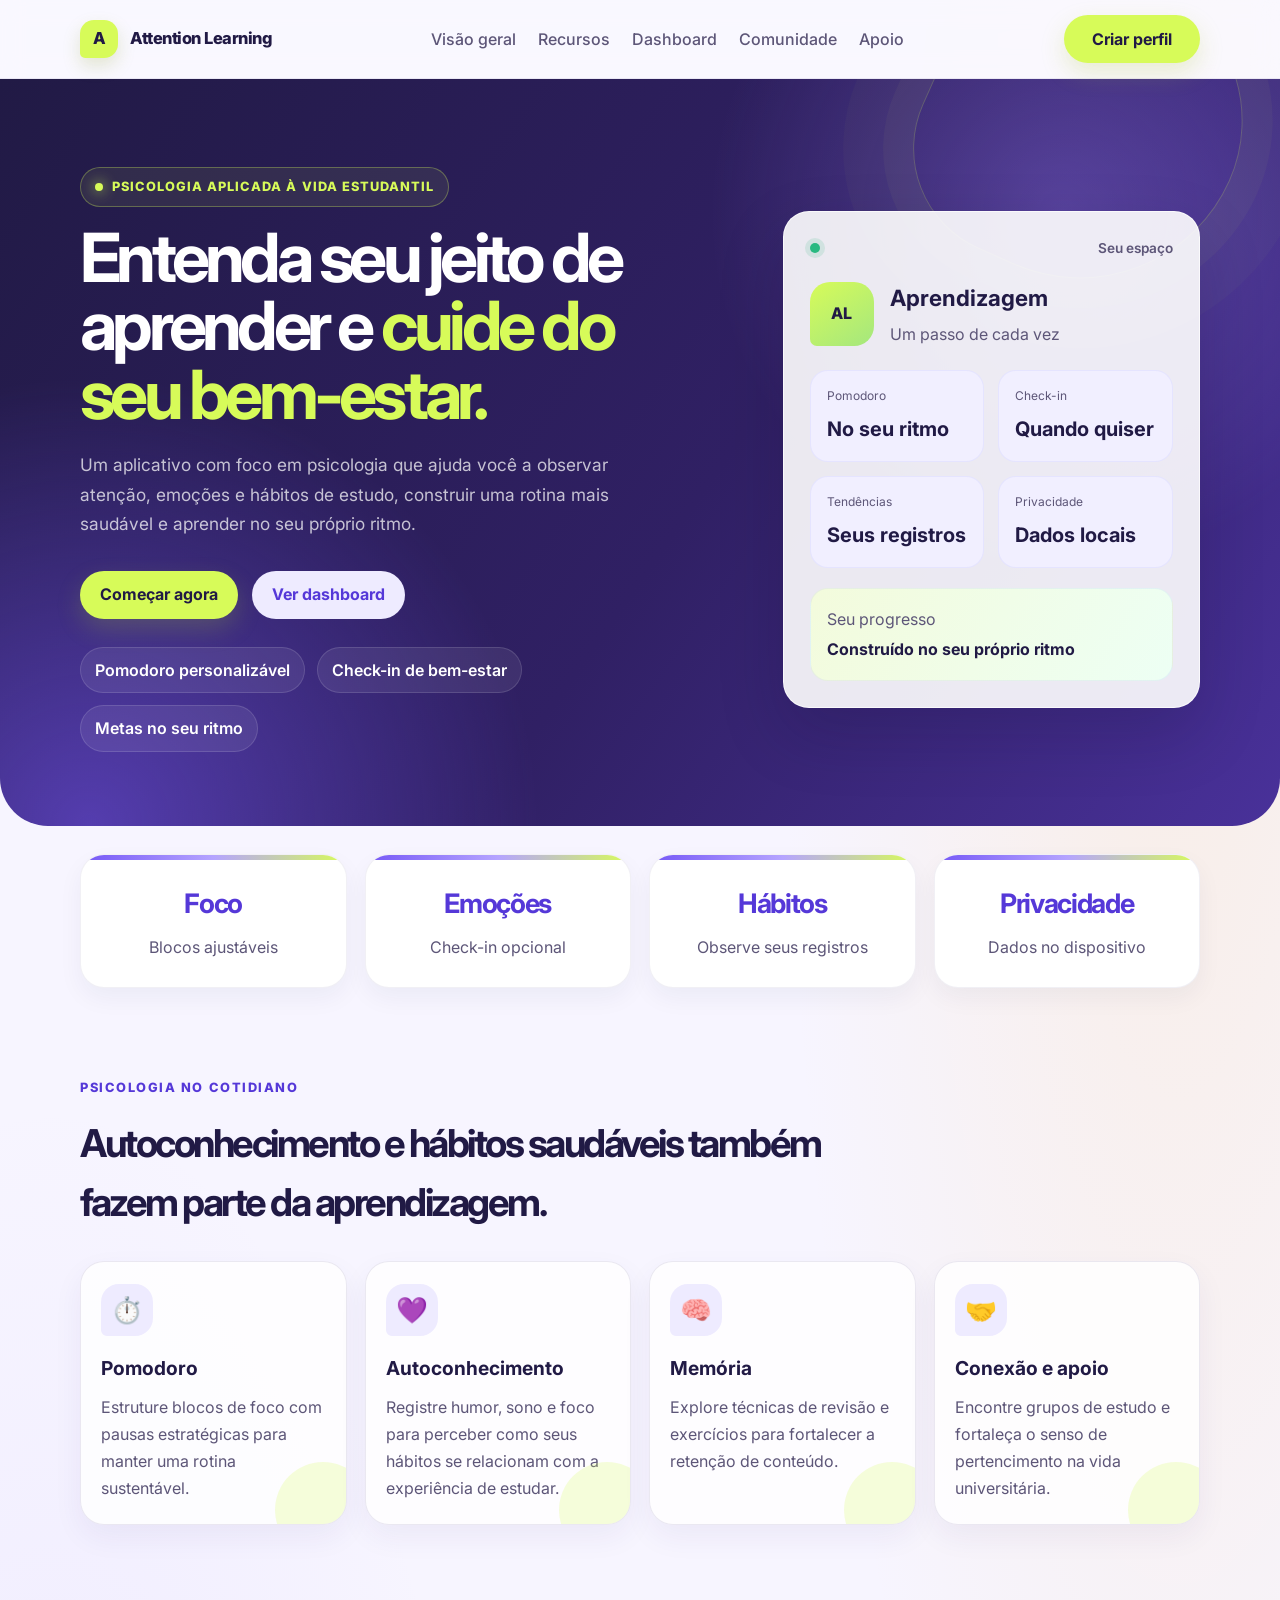
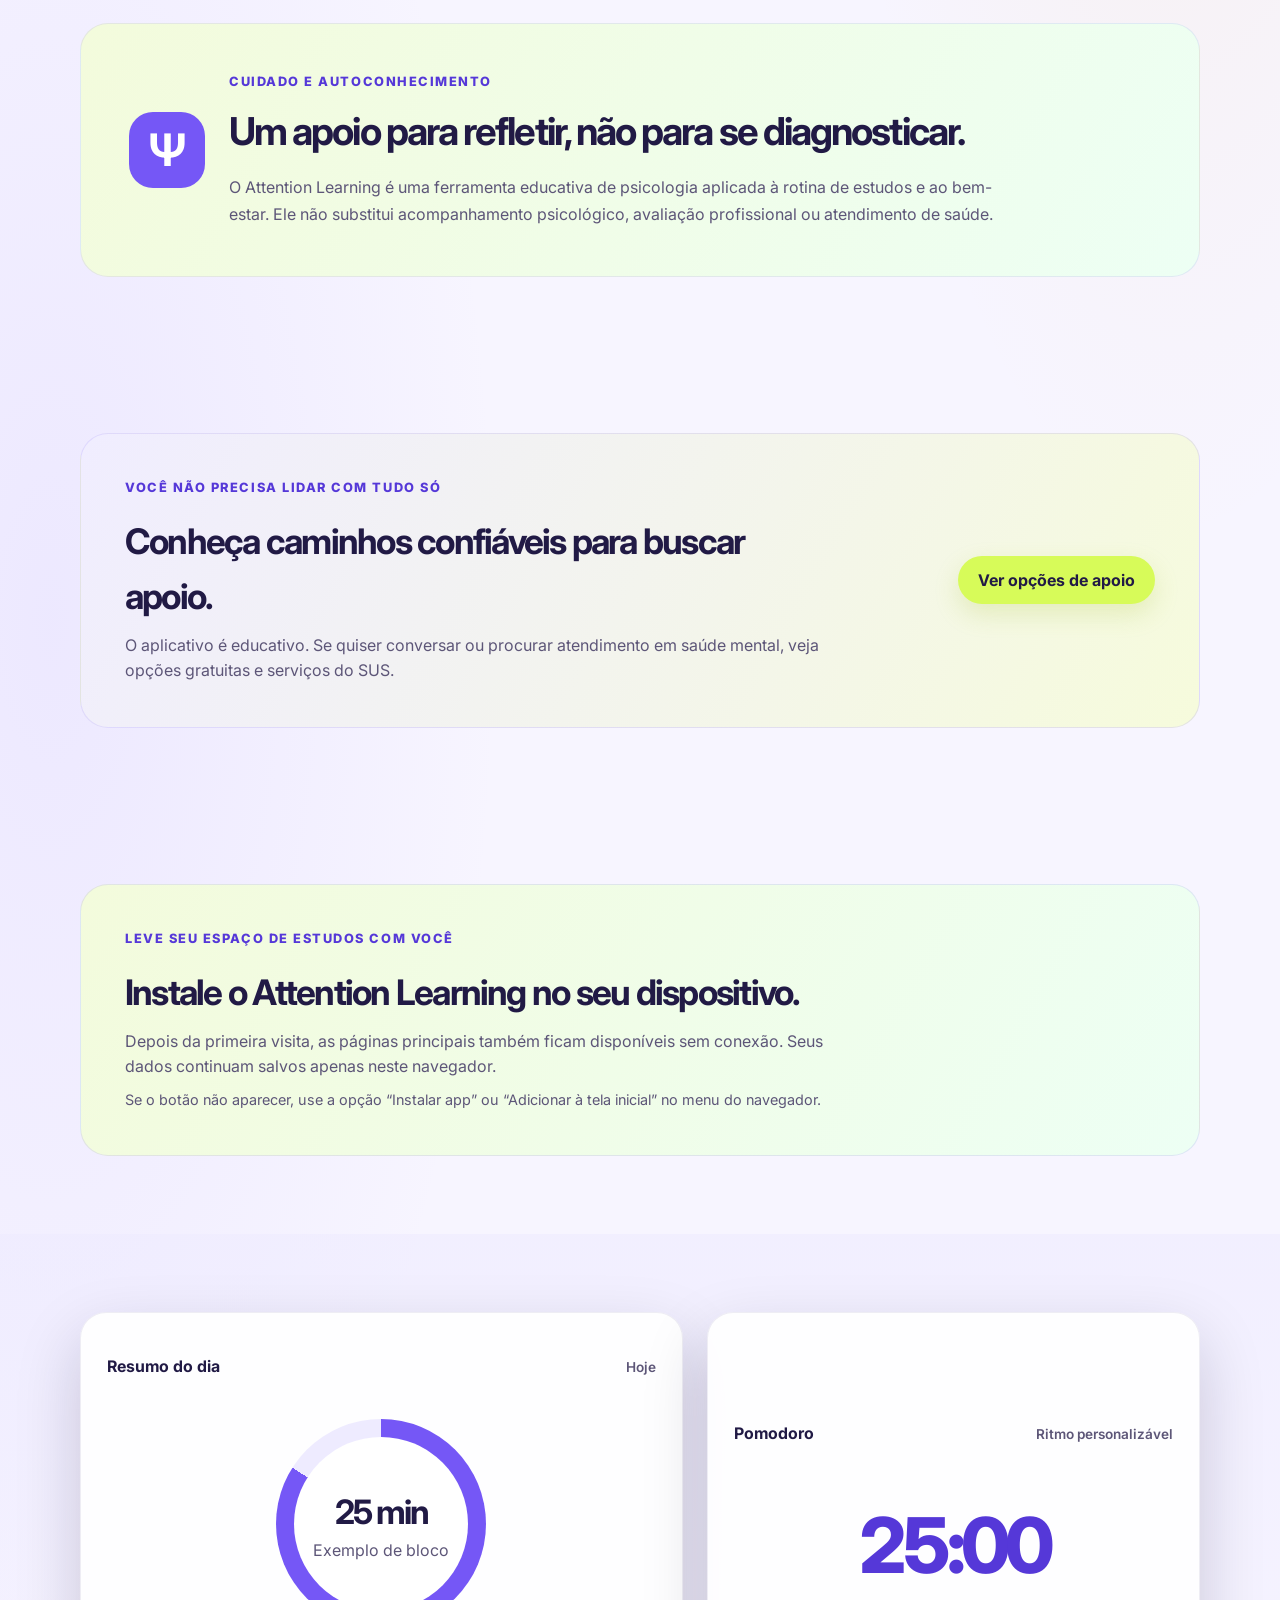
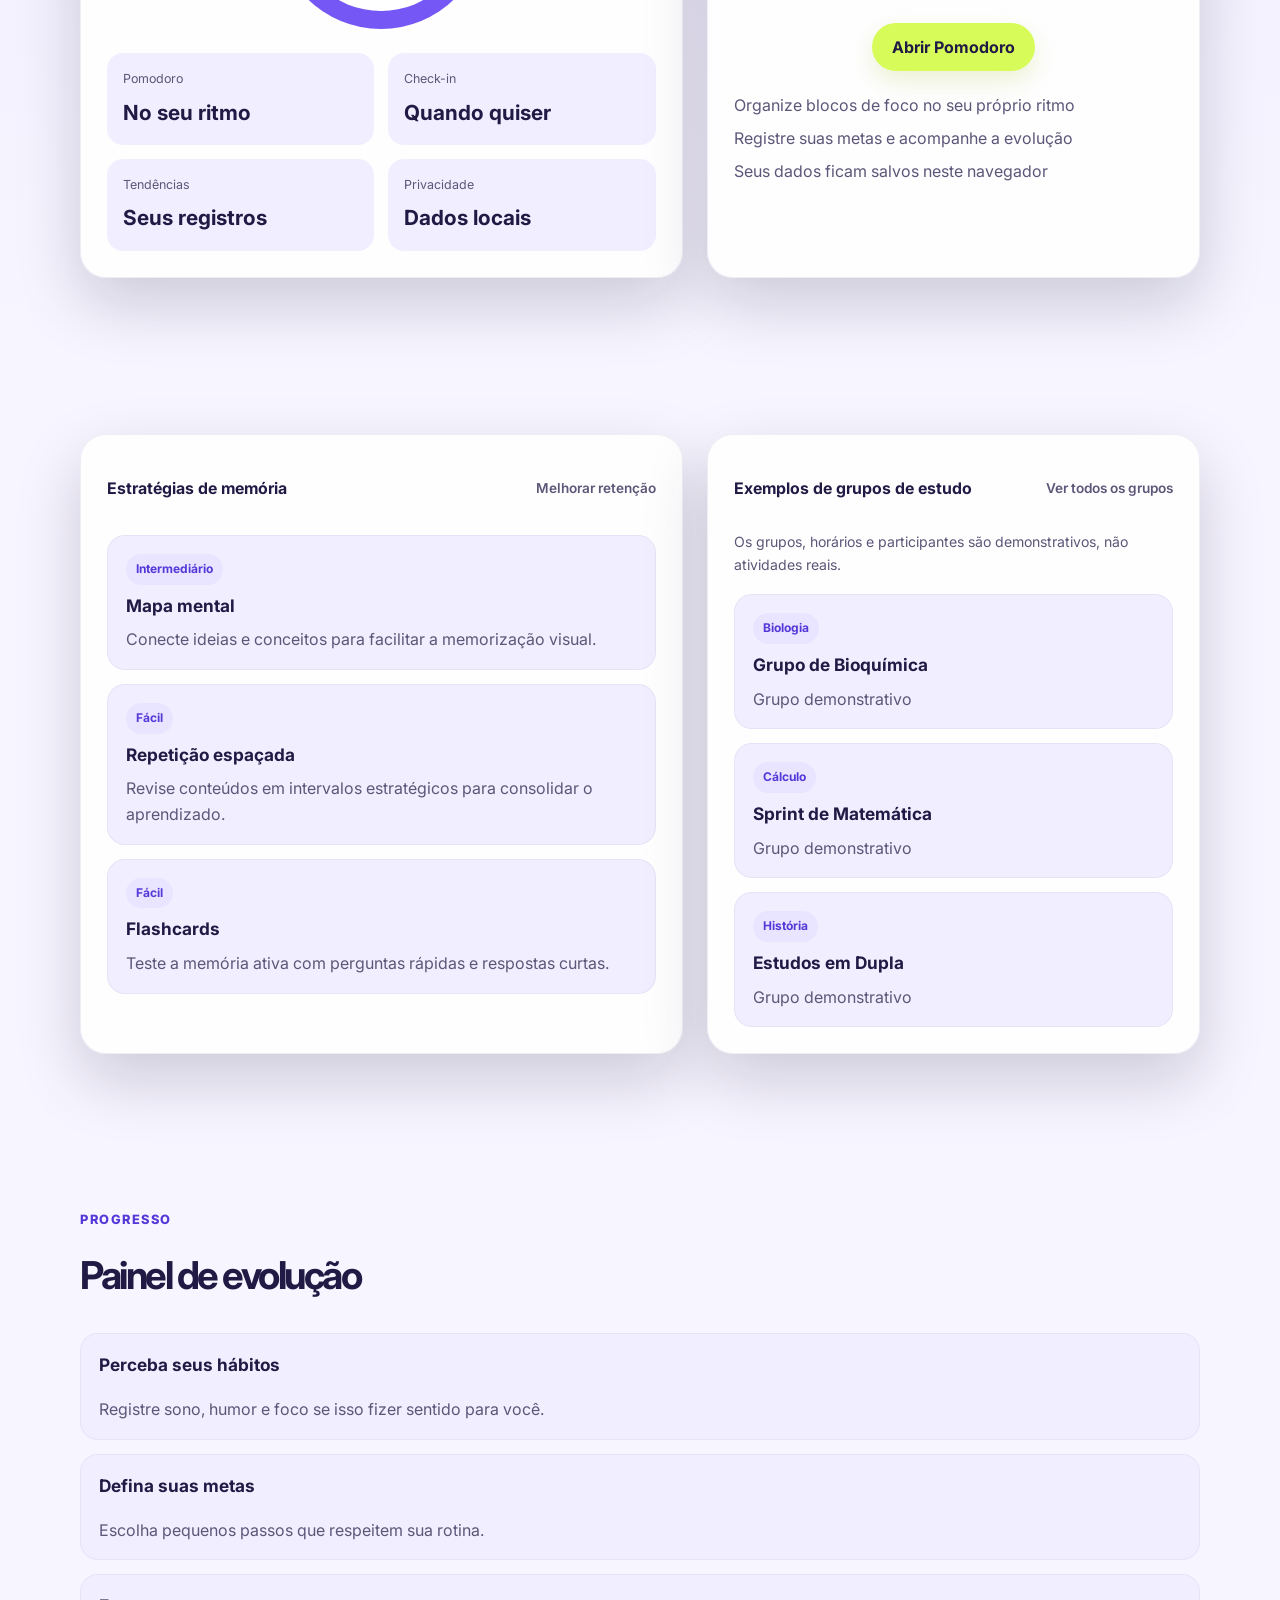
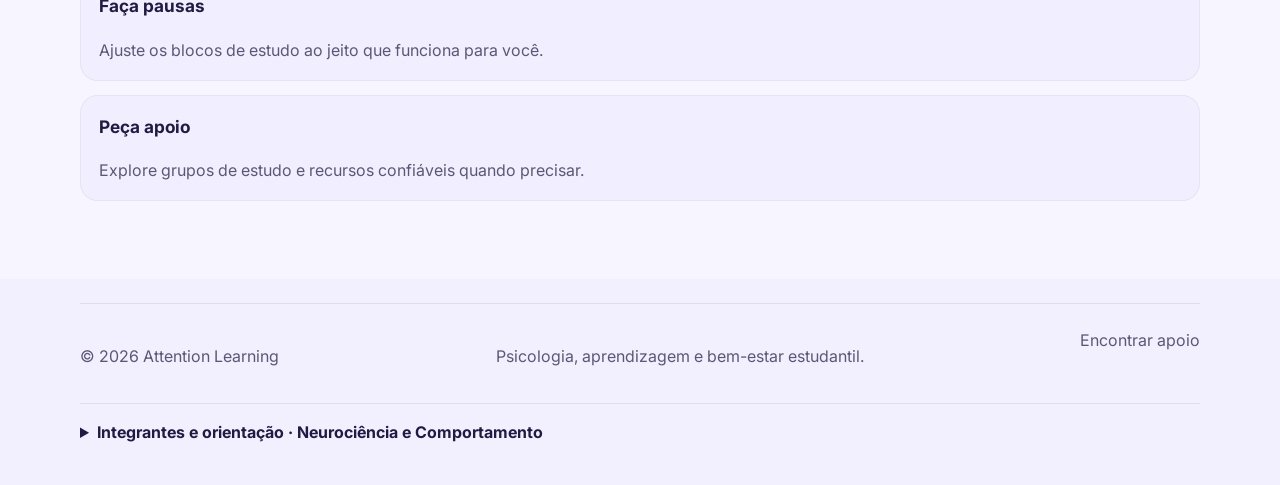
<file: index.html>
<!DOCTYPE html>
<html lang="pt-BR">
  <head>
    <meta charset="UTF-8" />
    <meta name="viewport" content="width=device-width, initial-scale=1.0" />
    <title>Attention Learning</title>
    <meta
      name="description"
      content="Attention Learning é um aplicativo de psicologia aplicada à aprendizagem e ao bem-estar estudantil, com ferramentas de autoconhecimento e hábitos de estudo."
    />
    <meta name="theme-color" content="#211a45" />
    <link rel="preconnect" href="https://fonts.googleapis.com" />
    <link rel="preconnect" href="https://fonts.gstatic.com" crossorigin />
    <link
      href="https://fonts.googleapis.com/css2?family=Inter:wght@400;500;600;700;800;900&display=swap"
      rel="stylesheet"
    />
    <link rel="manifest" href="manifest.webmanifest" />
    <link rel="apple-touch-icon" href="app-icon-192.png" />
    <link rel="stylesheet" href="styles.css" />
  </head>
  <body>
    <a class="skip-link" href="#main-content">Pular para o conteúdo principal</a>
    <header class="site-header">
      <div class="container nav-wrap">
        <div class="brand">
          <div class="brand-mark">A</div>
          <span>Attention Learning</span>
        </div>
        <nav class="main-nav" aria-label="Navegação principal">
          <a href="#overview">Visão geral</a>
          <a href="#features">Recursos</a>
          <a href="dashboard.html">Dashboard</a>
          <a href="comunidade.html">Comunidade</a>
          <a href="apoio.html">Apoio</a>
        </nav>
        <a class="btn btn-primary" href="cadastro.html">Criar perfil</a>
      </div>
    </header>

    <main id="main-content" tabindex="-1">
      <section class="hero">
        <div class="container hero-grid">
          <div class="hero-copy">
            <p class="eyebrow">Psicologia aplicada à vida estudantil</p>
            <h1>Entenda seu jeito de aprender e <span class="headline-highlight">cuide do seu bem-estar.</span></h1>
            <p class="lead">
              Um aplicativo com foco em psicologia que ajuda você a observar atenção, emoções e hábitos
              de estudo, construir uma rotina mais saudável e aprender no seu próprio ritmo.
            </p>
            <div class="hero-actions">
              <a class="btn btn-primary" href="cadastro.html">Começar agora</a>
              <a class="btn btn-secondary" href="dashboard.html">Ver dashboard</a>
            </div>
            <ul class="hero-pills" aria-label="Recursos do aplicativo">
              <li>Pomodoro personalizável</li>
              <li>Check-in de bem-estar</li>
              <li>Metas no seu ritmo</li>
            </ul>
          </div>

          <div class="hero-card" role="group" aria-label="Exemplo de recursos do aplicativo">
            <div class="card-topline">
              <span class="status-dot"></span>
              <span>Seu espaço</span>
            </div>
            <div class="student-profile">
              <div class="avatar">AL</div>
              <div>
                <h2 id="studentName">Aprendizagem</h2>
                <p id="studentCampus">Um passo de cada vez</p>
              </div>
            </div>

            <div class="metric-list" id="heroMetrics"></div>

            <div class="resolution-box">
              <span>Seu progresso</span>
              <strong>Construído no seu próprio ritmo</strong>
            </div>
          </div>
        </div>
      </section>

      <section id="overview" class="stats-band">
        <div class="container stats-grid">
          <article><strong>Foco</strong><span>Blocos ajustáveis</span></article>
          <article><strong>Emoções</strong><span>Check-in opcional</span></article>
          <article><strong>Hábitos</strong><span>Observe seus registros</span></article>
          <article><strong>Privacidade</strong><span>Dados no dispositivo</span></article>
        </div>
      </section>

      <section id="features" class="section">
        <div class="container">
          <div class="section-heading">
            <p class="eyebrow">Psicologia no cotidiano</p>
            <h2>Autoconhecimento e hábitos saudáveis também fazem parte da aprendizagem.</h2>
          </div>
          <div class="feature-grid" id="featureGrid"></div>
        </div>
      </section>

      <section class="section psychology-note">
        <div class="container psychology-note-inner">
          <div class="psychology-symbol" aria-hidden="true">Ψ</div>
          <div>
            <p class="eyebrow">Cuidado e autoconhecimento</p>
            <h2>Um apoio para refletir, não para se diagnosticar.</h2>
            <p>O Attention Learning é uma ferramenta educativa de psicologia aplicada à rotina de estudos e ao bem-estar. Ele não substitui acompanhamento psicológico, avaliação profissional ou atendimento de saúde.</p>
          </div>
        </div>
      </section>

      <section class="section support-invitation">
        <div class="container support-invitation-card">
          <div>
            <p class="eyebrow">Você não precisa lidar com tudo só</p>
            <h2>Conheça caminhos confiáveis para buscar apoio.</h2>
            <p>O aplicativo é educativo. Se quiser conversar ou procurar atendimento em saúde mental, veja opções gratuitas e serviços do SUS.</p>
          </div>
          <a class="btn btn-primary" href="apoio.html">Ver opções de apoio</a>
        </div>
      </section>

      <section class="section install-invitation" aria-labelledby="installTitle">
        <div class="container install-card">
          <div>
            <p class="eyebrow">Leve seu espaço de estudos com você</p>
            <h2 id="installTitle">Instale o Attention Learning no seu dispositivo.</h2>
            <p>Depois da primeira visita, as páginas principais também ficam disponíveis sem conexão. Seus dados continuam salvos apenas neste navegador.</p>
            <p id="installHelp" class="install-help">Se o botão não aparecer, use a opção “Instalar app” ou “Adicionar à tela inicial” no menu do navegador.</p>
          </div>
          <button class="btn btn-primary" id="installAppButton" type="button" hidden>Instalar aplicativo</button>
        </div>
      </section>

      <section id="dashboard" class="section alt-bg">
        <div class="container dashboard-grid">
          <div class="panel overview-panel">
            <div class="panel-header">
              <h3>Resumo do dia</h3>
              <span>Hoje</span>
            </div>
            <div class="ring-wrap">
              <div class="ring-chart">
                <div>
                  <strong>25 min</strong>
                  <span>Exemplo de bloco</span>
                </div>
              </div>
            </div>
            <div class="mini-metrics" id="daySummary"></div>
          </div>

          <div class="panel timer-panel">
            <div class="panel-header">
              <h3>Pomodoro</h3>
              <span>Ritmo personalizável</span>
            </div>
            <div class="timer-display" id="pomodoroTimer">25:00</div>
            <div class="timer-actions">
              <a class="btn btn-primary" href="dashboard.html">Abrir Pomodoro</a>
            </div>
            <ul class="timer-list">
              <li>Organize blocos de foco no seu próprio ritmo</li>
              <li>Registre suas metas e acompanhe a evolução</li>
              <li>Seus dados ficam salvos neste navegador</li>
            </ul>
          </div>
        </div>
      </section>

      <section class="section">
        <div class="container split-layout">
          <div class="panel memory-panel">
            <div class="panel-header">
              <h3>Estratégias de memória</h3>
              <span>Melhorar retenção</span>
            </div>
            <div id="memoryExercises" class="exercise-list"></div>
          </div>

          <div class="panel community-panel" id="community">
            <div class="panel-header">
              <h3>Exemplos de grupos de estudo</h3>
              <a href="comunidade.html">Ver todos os grupos</a>
            </div>
            <p class="muted-copy">Os grupos, horários e participantes são demonstrativos, não atividades reais.</p>
            <div id="studyGroups" class="group-list"></div>
          </div>
        </div>
      </section>

      <section class="section progress-section">
        <div class="container">
          <div class="section-heading">
            <p class="eyebrow">Progresso</p>
            <h2>Painel de evolução</h2>
          </div>
          <div id="progressBoard" class="progress-board"></div>
        </div>
      </section>
    </main>

    <footer class="site-footer">
      <div class="container">
        <div class="footer-row">
          <p>© <span id="currentYear"></span> Attention Learning</p>
          <p>Psicologia, aprendizagem e bem-estar estudantil.</p>
          <a href="apoio.html">Encontrar apoio</a>
        </div>
        <details class="project-credits">
          <summary>Integrantes e orientação · Neurociência e Comportamento</summary>
          <div class="project-credits-content">
            <p><strong>Professora orientadora:</strong> Ailla Pacheco</p>
            <p><strong>Integrantes do grupo:</strong></p>
            <ul class="project-credits-list">
              <li>Ana Luiza Souza Fidelis</li>
              <li>Kayte Leticia Azevedo Pires</li>
              <li>Luiza Darley da Silva Lopes</li>
              <li>Maria Eduarda Germano Lança</li>
              <li>Mateus Pereira Gonçalves</li>
              <li>Mateus Trindade Vilela de Campos</li>
              <li>Matheus Afonso de Paiva</li>
              <li>Míriam de Jesus Silva</li>
              <li>Moises Galan Ramos Cobo</li>
              <li>Myrella Viega Trindade</li>
              <li>Natalia Elen Machado</li>
              <li>Natalia Lidia Silva Mello</li>
              <li>Natália Maria Teixeira da Silva</li>
              <li>Priscielly Patrícia Oliveira Araújo</li>
            </ul>
          </div>
        </details>
      </div>
    </footer>

    <script src="script.js"></script>
  </body>
</html>
</file>
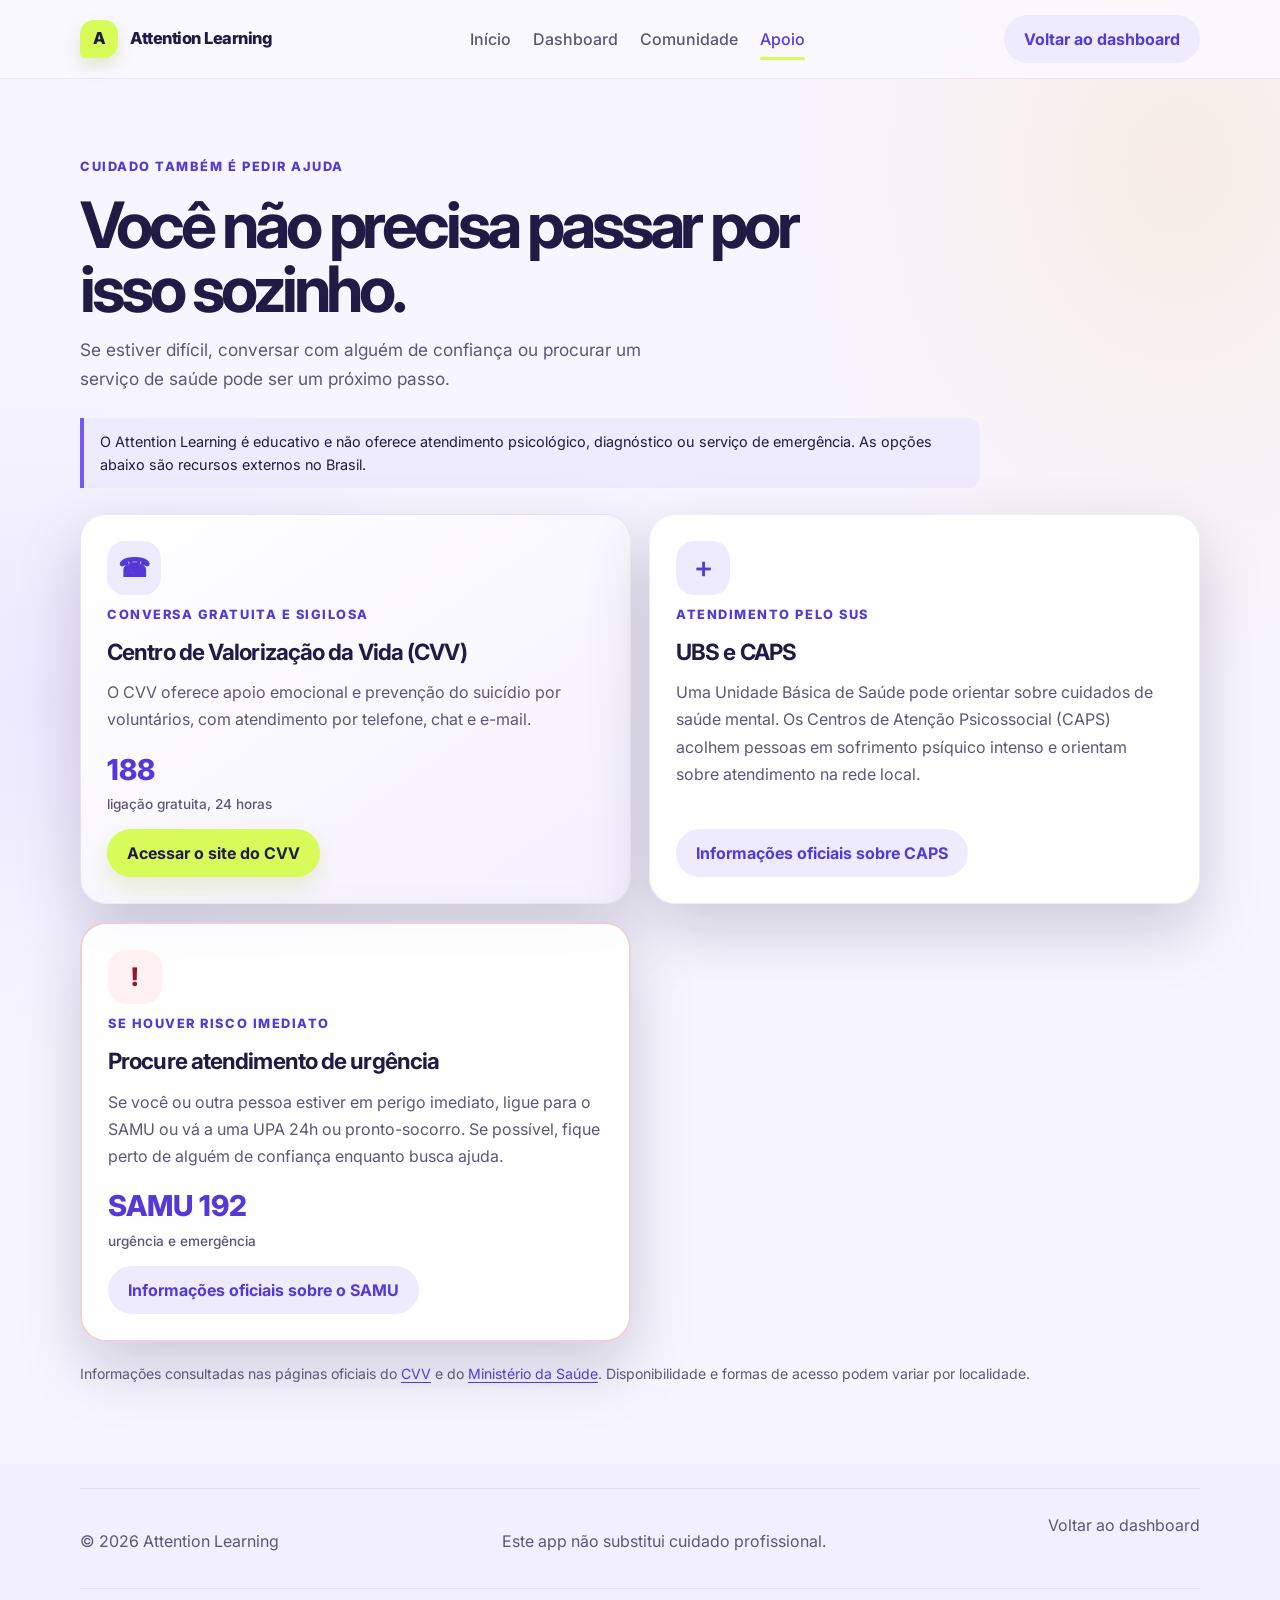
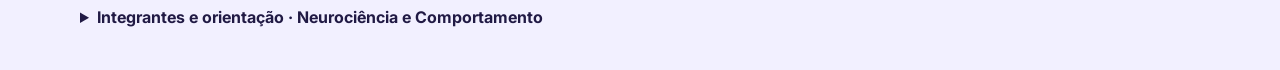
<file: apoio.html>
<!DOCTYPE html>
<html lang="pt-BR">
  <head>
    <meta charset="UTF-8" />
    <meta name="viewport" content="width=device-width, initial-scale=1.0" />
    <meta name="description" content="Opções confiáveis de apoio emocional e atendimento em saúde mental no Brasil." />
    <meta name="theme-color" content="#211a45" />
    <title>Apoio emocional · Attention Learning</title>
    <link rel="preconnect" href="https://fonts.googleapis.com" />
    <link rel="preconnect" href="https://fonts.gstatic.com" crossorigin />
    <link href="https://fonts.googleapis.com/css2?family=Inter:wght@400;500;600;700;800;900&display=swap" rel="stylesheet" />
    <link rel="manifest" href="manifest.webmanifest" />
    <link rel="apple-touch-icon" href="app-icon-192.png" />
    <link rel="stylesheet" href="styles.css" />
  </head>
  <body>
    <a class="skip-link" href="#main-content">Pular para o conteúdo principal</a>
    <header class="site-header">
      <div class="container nav-wrap">
        <a class="brand" href="index.html"><span class="brand-mark">A</span><span>Attention Learning</span></a>
        <nav class="main-nav" aria-label="Navegação principal">
          <a href="index.html">Início</a>
          <a href="dashboard.html">Dashboard</a>
          <a href="comunidade.html">Comunidade</a>
          <a href="apoio.html" aria-current="page">Apoio</a>
        </nav>
        <a class="btn btn-secondary" href="dashboard.html">Voltar ao dashboard</a>
      </div>
    </header>
    <main id="main-content" class="section support-page" tabindex="-1">
      <div class="container">
        <div class="page-heading">
          <div>
            <p class="eyebrow">Cuidado também é pedir ajuda</p>
            <h1>Você não precisa passar por isso sozinho.</h1>
            <p class="lead">Se estiver difícil, conversar com alguém de confiança ou procurar um serviço de saúde pode ser um próximo passo.</p>
          </div>
        </div>
        <p class="psychology-disclaimer">O Attention Learning é educativo e não oferece atendimento psicológico, diagnóstico ou serviço de emergência. As opções abaixo são recursos externos no Brasil.</p>

        <div class="support-grid">
          <article class="panel support-card support-card-featured">
            <span class="support-icon" aria-hidden="true">☎</span>
            <p class="eyebrow">Conversa gratuita e sigilosa</p>
            <h2>Centro de Valorização da Vida (CVV)</h2>
            <p>O CVV oferece apoio emocional e prevenção do suicídio por voluntários, com atendimento por telefone, chat e e-mail.</p>
            <a class="support-phone" href="tel:188">188 <span>ligação gratuita, 24 horas</span></a>
            <a class="btn btn-primary" href="https://cvv.org.br/" target="_blank" rel="noopener noreferrer">Acessar o site do CVV</a>
          </article>

          <article class="panel support-card">
            <span class="support-icon" aria-hidden="true">＋</span>
            <p class="eyebrow">Atendimento pelo SUS</p>
            <h2>UBS e CAPS</h2>
            <p>Uma Unidade Básica de Saúde pode orientar sobre cuidados de saúde mental. Os Centros de Atenção Psicossocial (CAPS) acolhem pessoas em sofrimento psíquico intenso e orientam sobre atendimento na rede local.</p>
            <a class="btn btn-secondary" href="https://www.gov.br/saude/pt-br/composicao/saes/desmad/raps/caps" target="_blank" rel="noopener noreferrer">Informações oficiais sobre CAPS</a>
          </article>

          <article class="panel support-card support-emergency">
            <span class="support-icon" aria-hidden="true">!</span>
            <p class="eyebrow">Se houver risco imediato</p>
            <h2>Procure atendimento de urgência</h2>
            <p>Se você ou outra pessoa estiver em perigo imediato, ligue para o SAMU ou vá a uma UPA 24h ou pronto-socorro. Se possível, fique perto de alguém de confiança enquanto busca ajuda.</p>
            <a class="support-phone" href="tel:192">SAMU 192 <span>urgência e emergência</span></a>
            <a class="btn btn-secondary" href="https://www.gov.br/saude/pt-br/composicao/saes/samu-192" target="_blank" rel="noopener noreferrer">Informações oficiais sobre o SAMU</a>
          </article>
        </div>
        <p class="support-source">Informações consultadas nas páginas oficiais do <a href="https://cvv.org.br/" target="_blank" rel="noopener noreferrer">CVV</a> e do <a href="https://www.gov.br/saude/pt-br/composicao/saes/desmad/raps/caps" target="_blank" rel="noopener noreferrer">Ministério da Saúde</a>. Disponibilidade e formas de acesso podem variar por localidade.</p>
      </div>
    </main>
    <footer class="site-footer">
      <div class="container">
        <div class="footer-row"><p>© <span data-current-year></span> Attention Learning</p><p>Este app não substitui cuidado profissional.</p><a href="dashboard.html">Voltar ao dashboard</a></div>
        <details class="project-credits">
          <summary>Integrantes e orientação · Neurociência e Comportamento</summary>
          <div class="project-credits-content">
            <p><strong>Professora orientadora:</strong> Ailla Pacheco</p>
            <p><strong>Integrantes do grupo:</strong></p>
            <ul class="project-credits-list">
              <li>Ana Luiza Souza Fidelis</li>
              <li>Kayte Leticia Azevedo Pires</li>
              <li>Luiza Darley da Silva Lopes</li>
              <li>Maria Eduarda Germano Lança</li>
              <li>Mateus Pereira Gonçalves</li>
              <li>Mateus Trindade Vilela de Campos</li>
              <li>Matheus Afonso de Paiva</li>
              <li>Míriam de Jesus Silva</li>
              <li>Moises Galan Ramos Cobo</li>
              <li>Myrella Viega Trindade</li>
              <li>Natalia Elen Machado</li>
              <li>Natalia Lidia Silva Mello</li>
              <li>Natália Maria Teixeira da Silva</li>
              <li>Priscielly Patrícia Oliveira Araújo</li>
            </ul>
          </div>
        </details>
      </div>
    </footer>
    <script src="script.js"></script>
  </body>
</html>
</file>
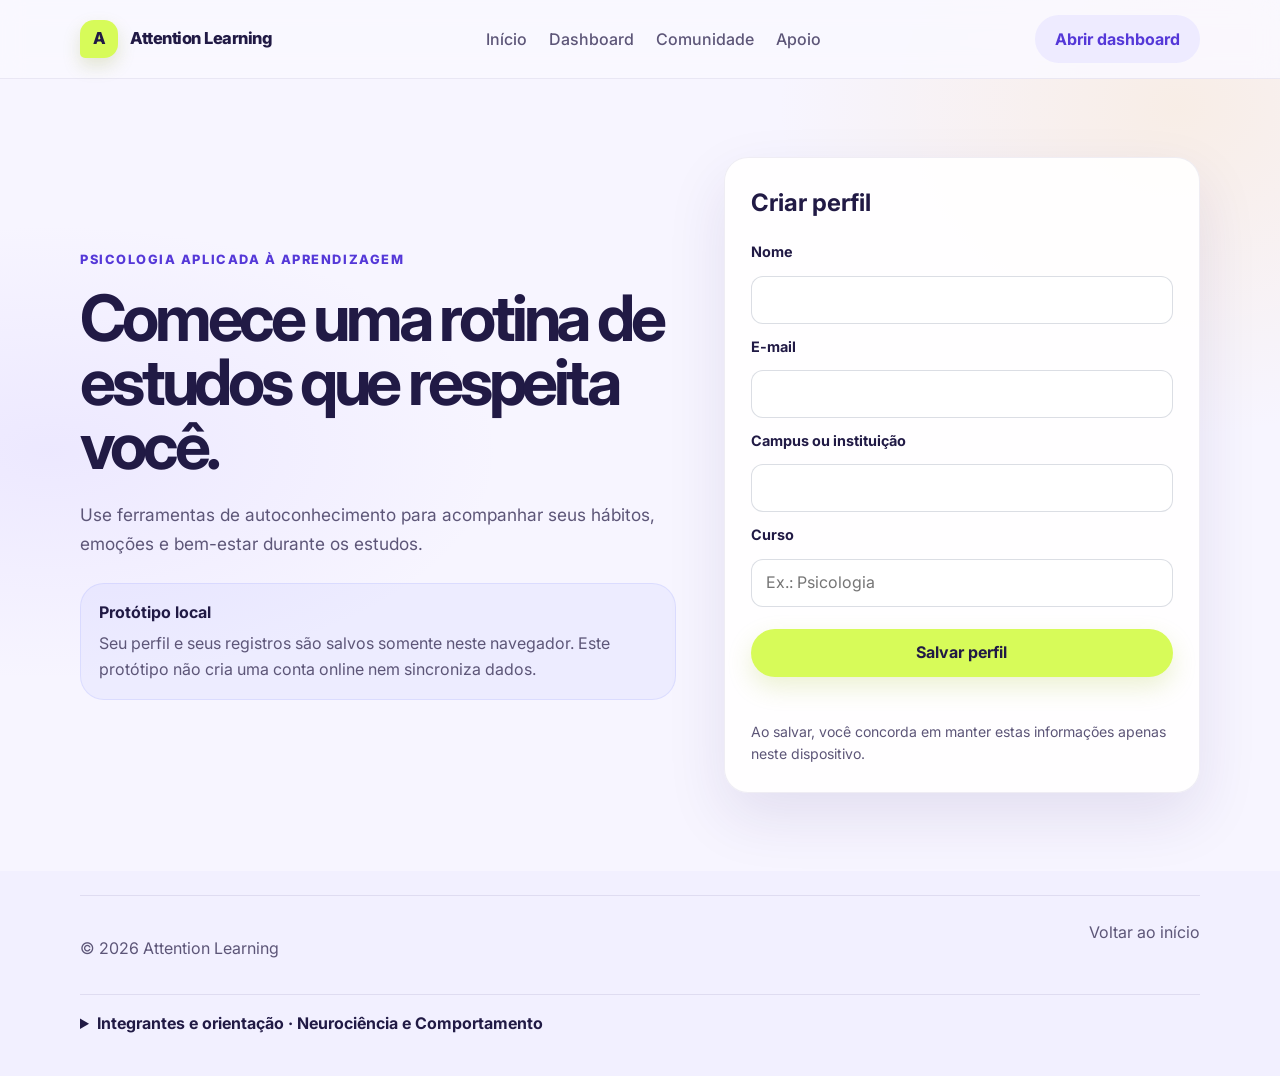
<file: cadastro.html>
<!DOCTYPE html>
<html lang="pt-BR">
  <head>
    <meta charset="UTF-8" />
    <meta name="viewport" content="width=device-width, initial-scale=1.0" />
    <meta name="description" content="Crie seu perfil no Attention Learning, um aplicativo de psicologia aplicada ao estudo e ao bem-estar." />
    <meta name="theme-color" content="#211a45" />
    <title>Criar perfil · Attention Learning</title>
    <link rel="preconnect" href="https://fonts.googleapis.com" />
    <link rel="preconnect" href="https://fonts.gstatic.com" crossorigin />
    <link href="https://fonts.googleapis.com/css2?family=Inter:wght@400;500;600;700;800;900&display=swap" rel="stylesheet" />
    <link rel="manifest" href="manifest.webmanifest" />
    <link rel="apple-touch-icon" href="app-icon-192.png" />
    <link rel="stylesheet" href="styles.css" />
  </head>
  <body>
    <a class="skip-link" href="#main-content">Pular para o conteúdo principal</a>
    <header class="site-header">
      <div class="container nav-wrap">
        <a class="brand" href="index.html"><span class="brand-mark">A</span><span>Attention Learning</span></a>
        <nav class="main-nav" aria-label="Navegação principal">
          <a href="index.html">Início</a>
          <a href="dashboard.html">Dashboard</a>
          <a href="comunidade.html">Comunidade</a>
          <a href="apoio.html">Apoio</a>
        </nav>
        <a class="btn btn-secondary" href="dashboard.html">Abrir dashboard</a>
      </div>
    </header>
    <main id="main-content" class="section" tabindex="-1">
      <div class="container signup-layout">
        <section class="signup-intro">
          <p class="eyebrow">Psicologia aplicada à aprendizagem</p>
          <h1>Comece uma rotina de estudos que respeita você.</h1>
          <p class="lead">Use ferramentas de autoconhecimento para acompanhar seus hábitos, emoções e bem-estar durante os estudos.</p>
          <div class="signup-note">
            <strong>Protótipo local</strong>
            <p>Seu perfil e seus registros são salvos somente neste navegador. Este protótipo não cria uma conta online nem sincroniza dados.</p>
          </div>
        </section>
        <form class="panel form-panel" id="signupForm">
          <h2>Criar perfil</h2>
          <label for="name">Nome</label>
          <input id="name" name="name" autocomplete="name" maxlength="70" required />
          <label for="email">E-mail</label>
          <input id="email" name="email" type="email" autocomplete="email" maxlength="120" required />
          <label for="campus">Campus ou instituição</label>
          <input id="campus" name="campus" autocomplete="organization" maxlength="100" required />
          <label for="course">Curso</label>
          <input id="course" name="course" maxlength="100" placeholder="Ex.: Psicologia" />
          <button class="btn btn-primary" type="submit">Salvar perfil</button>
          <p class="form-message" id="signupMessage" role="status" aria-live="polite"></p>
          <p class="form-message" id="storageError" role="alert" hidden></p>
          <p class="form-footnote">Ao salvar, você concorda em manter estas informações apenas neste dispositivo.</p>
        </form>
      </div>
    </main>
    <footer class="site-footer">
      <div class="container">
        <div class="footer-row">
          <p>© <span data-current-year></span> Attention Learning</p>
          <a href="index.html">Voltar ao início</a>
        </div>
        <details class="project-credits">
          <summary>Integrantes e orientação · Neurociência e Comportamento</summary>
          <div class="project-credits-content">
            <p><strong>Professora orientadora:</strong> Ailla Pacheco</p>
            <p><strong>Integrantes do grupo:</strong></p>
            <ul class="project-credits-list">
              <li>Ana Luiza Souza Fidelis</li>
              <li>Kayte Leticia Azevedo Pires</li>
              <li>Luiza Darley da Silva Lopes</li>
              <li>Maria Eduarda Germano Lança</li>
              <li>Mateus Pereira Gonçalves</li>
              <li>Mateus Trindade Vilela de Campos</li>
              <li>Matheus Afonso de Paiva</li>
              <li>Míriam de Jesus Silva</li>
              <li>Moises Galan Ramos Cobo</li>
              <li>Myrella Viega Trindade</li>
              <li>Natalia Elen Machado</li>
              <li>Natalia Lidia Silva Mello</li>
              <li>Natália Maria Teixeira da Silva</li>
              <li>Priscielly Patrícia Oliveira Araújo</li>
            </ul>
          </div>
        </details>
      </div>
    </footer>
    <script src="script.js"></script>
  </body>
</html>
</file>
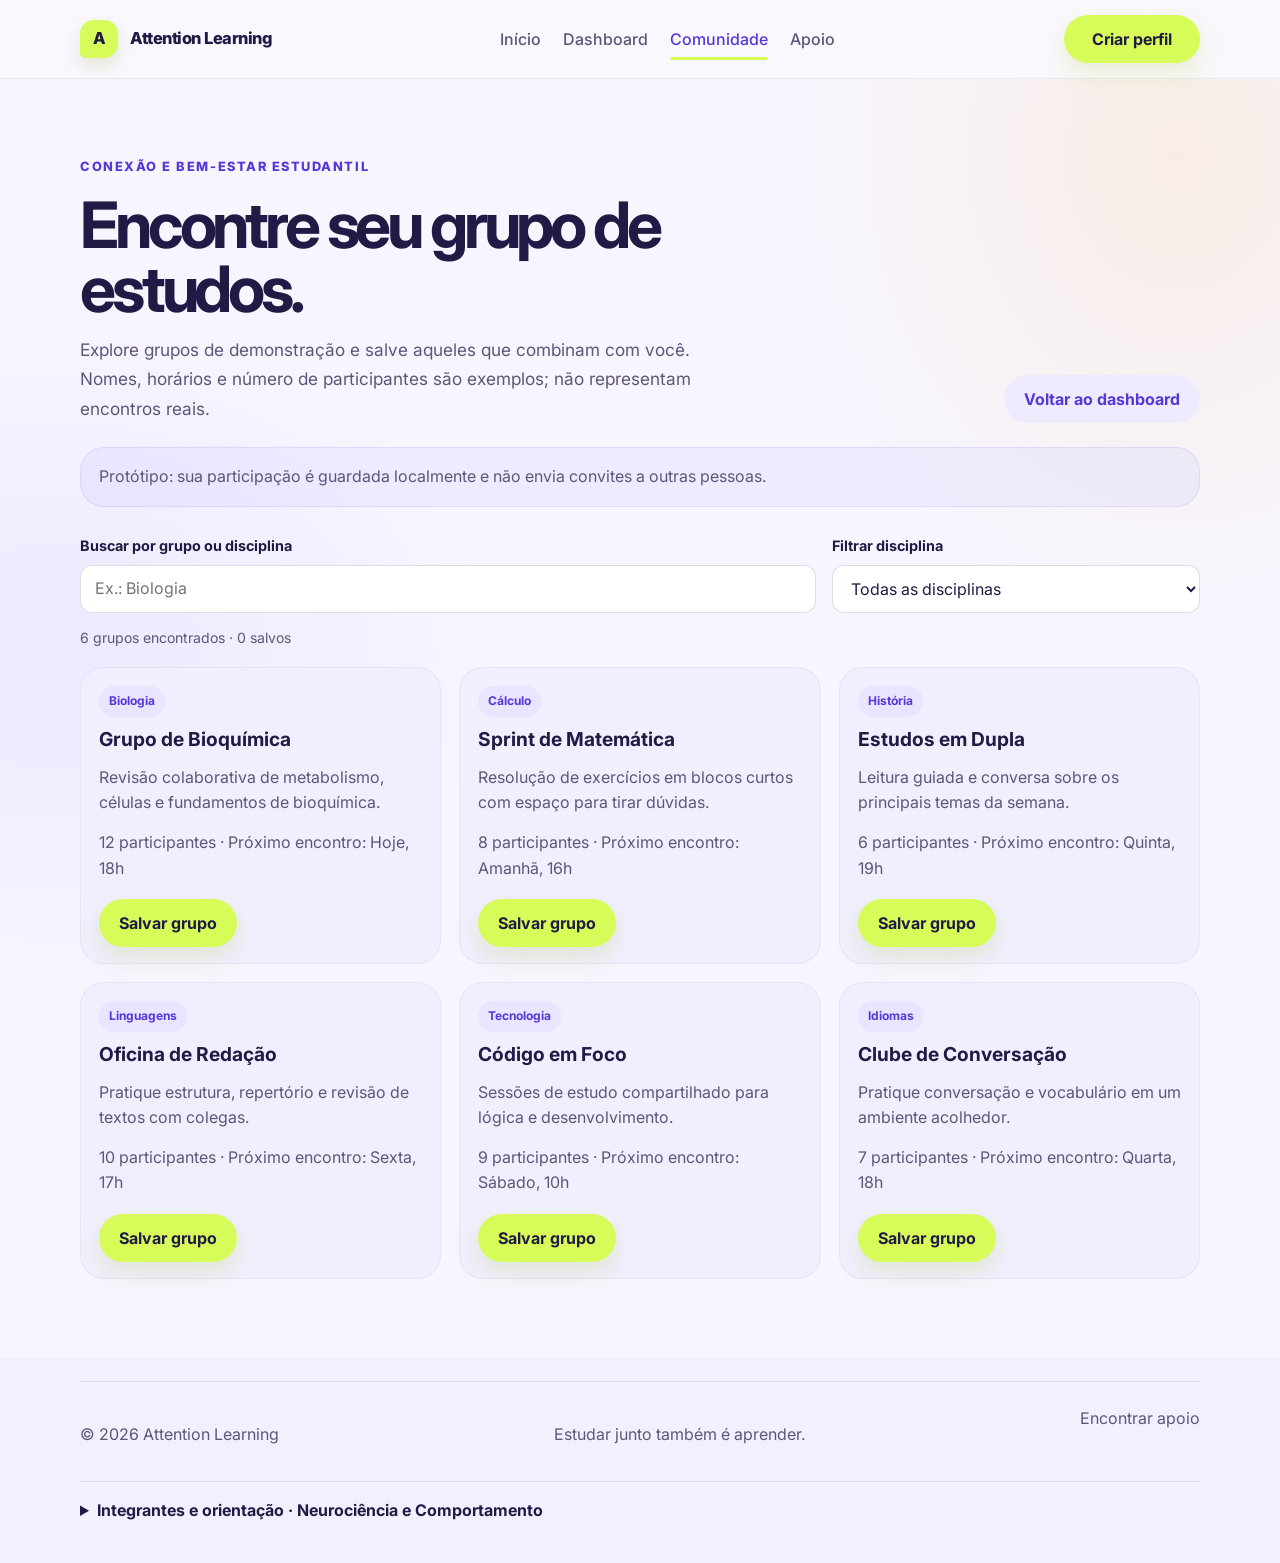
<file: comunidade.html>
<!DOCTYPE html>
<html lang="pt-BR">
  <head>
    <meta charset="UTF-8" />
    <meta name="viewport" content="width=device-width, initial-scale=1.0" />
    <meta name="description" content="Encontre grupos de estudo e fortaleça seu bem-estar e senso de conexão com outros estudantes." />
    <meta name="theme-color" content="#211a45" />
    <title>Comunidade · Attention Learning</title>
    <link rel="preconnect" href="https://fonts.googleapis.com" />
    <link rel="preconnect" href="https://fonts.gstatic.com" crossorigin />
    <link href="https://fonts.googleapis.com/css2?family=Inter:wght@400;500;600;700;800;900&display=swap" rel="stylesheet" />
    <link rel="manifest" href="manifest.webmanifest" />
    <link rel="apple-touch-icon" href="app-icon-192.png" />
    <link rel="stylesheet" href="styles.css" />
  </head>
  <body data-page="community">
    <a class="skip-link" href="#main-content">Pular para o conteúdo principal</a>
    <header class="site-header">
      <div class="container nav-wrap">
        <a class="brand" href="index.html"><span class="brand-mark">A</span><span>Attention Learning</span></a>
        <nav class="main-nav" aria-label="Navegação principal">
          <a href="index.html">Início</a>
          <a href="dashboard.html">Dashboard</a>
          <a href="comunidade.html" aria-current="page">Comunidade</a>
          <a href="apoio.html">Apoio</a>
        </nav>
        <a class="btn btn-primary" href="cadastro.html">Criar perfil</a>
      </div>
    </header>
    <main id="main-content" tabindex="-1">
      <section class="section">
        <div class="container">
          <div class="page-heading">
            <div>
              <p class="eyebrow">Conexão e bem-estar estudantil</p>
              <h1>Encontre seu grupo de estudos.</h1>
              <p class="lead">Explore grupos de demonstração e salve aqueles que combinam com você. Nomes, horários e número de participantes são exemplos; não representam encontros reais.</p>
            </div>
            <a class="btn btn-secondary" href="dashboard.html">Voltar ao dashboard</a>
          </div>
          <p class="storage-notice">Protótipo: sua participação é guardada localmente e não envia convites a outras pessoas.</p>
          <p class="form-message" id="storageError" role="alert" hidden></p>
          <div class="community-tools">
            <label class="search-field" for="groupSearch"><span>Buscar por grupo ou disciplina</span><input id="groupSearch" type="search" placeholder="Ex.: Biologia" /></label>
            <label class="search-field" for="subjectFilter"><span>Filtrar disciplina</span>
              <select id="subjectFilter"><option value="">Todas as disciplinas</option></select>
            </label>
          </div>
          <p id="groupCount" class="muted-copy" aria-live="polite"></p>
          <div id="allStudyGroups" class="community-grid"></div>
          <p id="emptyGroups" class="empty-state" hidden>Nenhum grupo encontrado. Tente outra busca.</p>
        </div>
      </section>
    </main>
    <footer class="site-footer">
      <div class="container">
        <div class="footer-row"><p>© <span data-current-year></span> Attention Learning</p><p>Estudar junto também é aprender.</p><a href="apoio.html">Encontrar apoio</a></div>
        <details class="project-credits">
          <summary>Integrantes e orientação · Neurociência e Comportamento</summary>
          <div class="project-credits-content">
            <p><strong>Professora orientadora:</strong> Ailla Pacheco</p>
            <p><strong>Integrantes do grupo:</strong></p>
            <ul class="project-credits-list">
              <li>Ana Luiza Souza Fidelis</li>
              <li>Kayte Leticia Azevedo Pires</li>
              <li>Luiza Darley da Silva Lopes</li>
              <li>Maria Eduarda Germano Lança</li>
              <li>Mateus Pereira Gonçalves</li>
              <li>Mateus Trindade Vilela de Campos</li>
              <li>Matheus Afonso de Paiva</li>
              <li>Míriam de Jesus Silva</li>
              <li>Moises Galan Ramos Cobo</li>
              <li>Myrella Viega Trindade</li>
              <li>Natalia Elen Machado</li>
              <li>Natalia Lidia Silva Mello</li>
              <li>Natália Maria Teixeira da Silva</li>
              <li>Priscielly Patrícia Oliveira Araújo</li>
            </ul>
          </div>
        </details>
      </div>
    </footer>
    <script src="script.js"></script>
  </body>
</html>
</file>
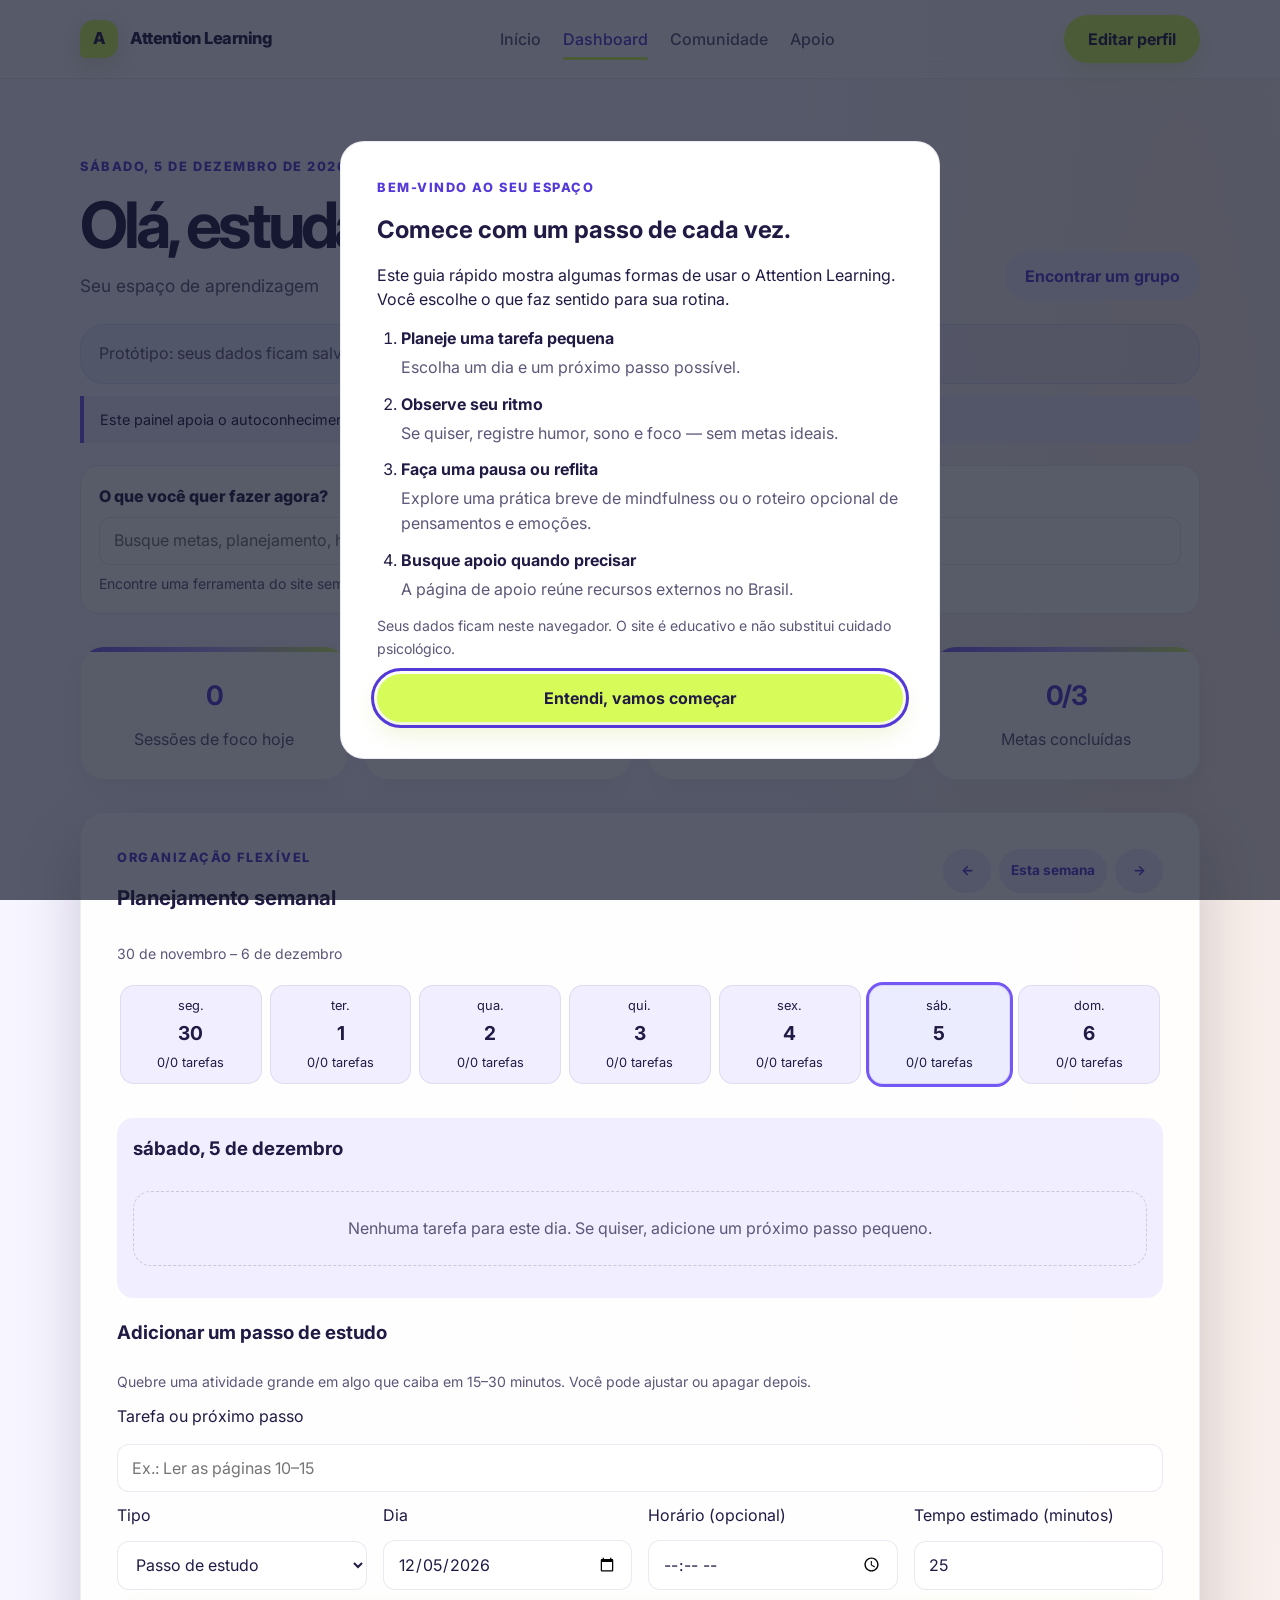
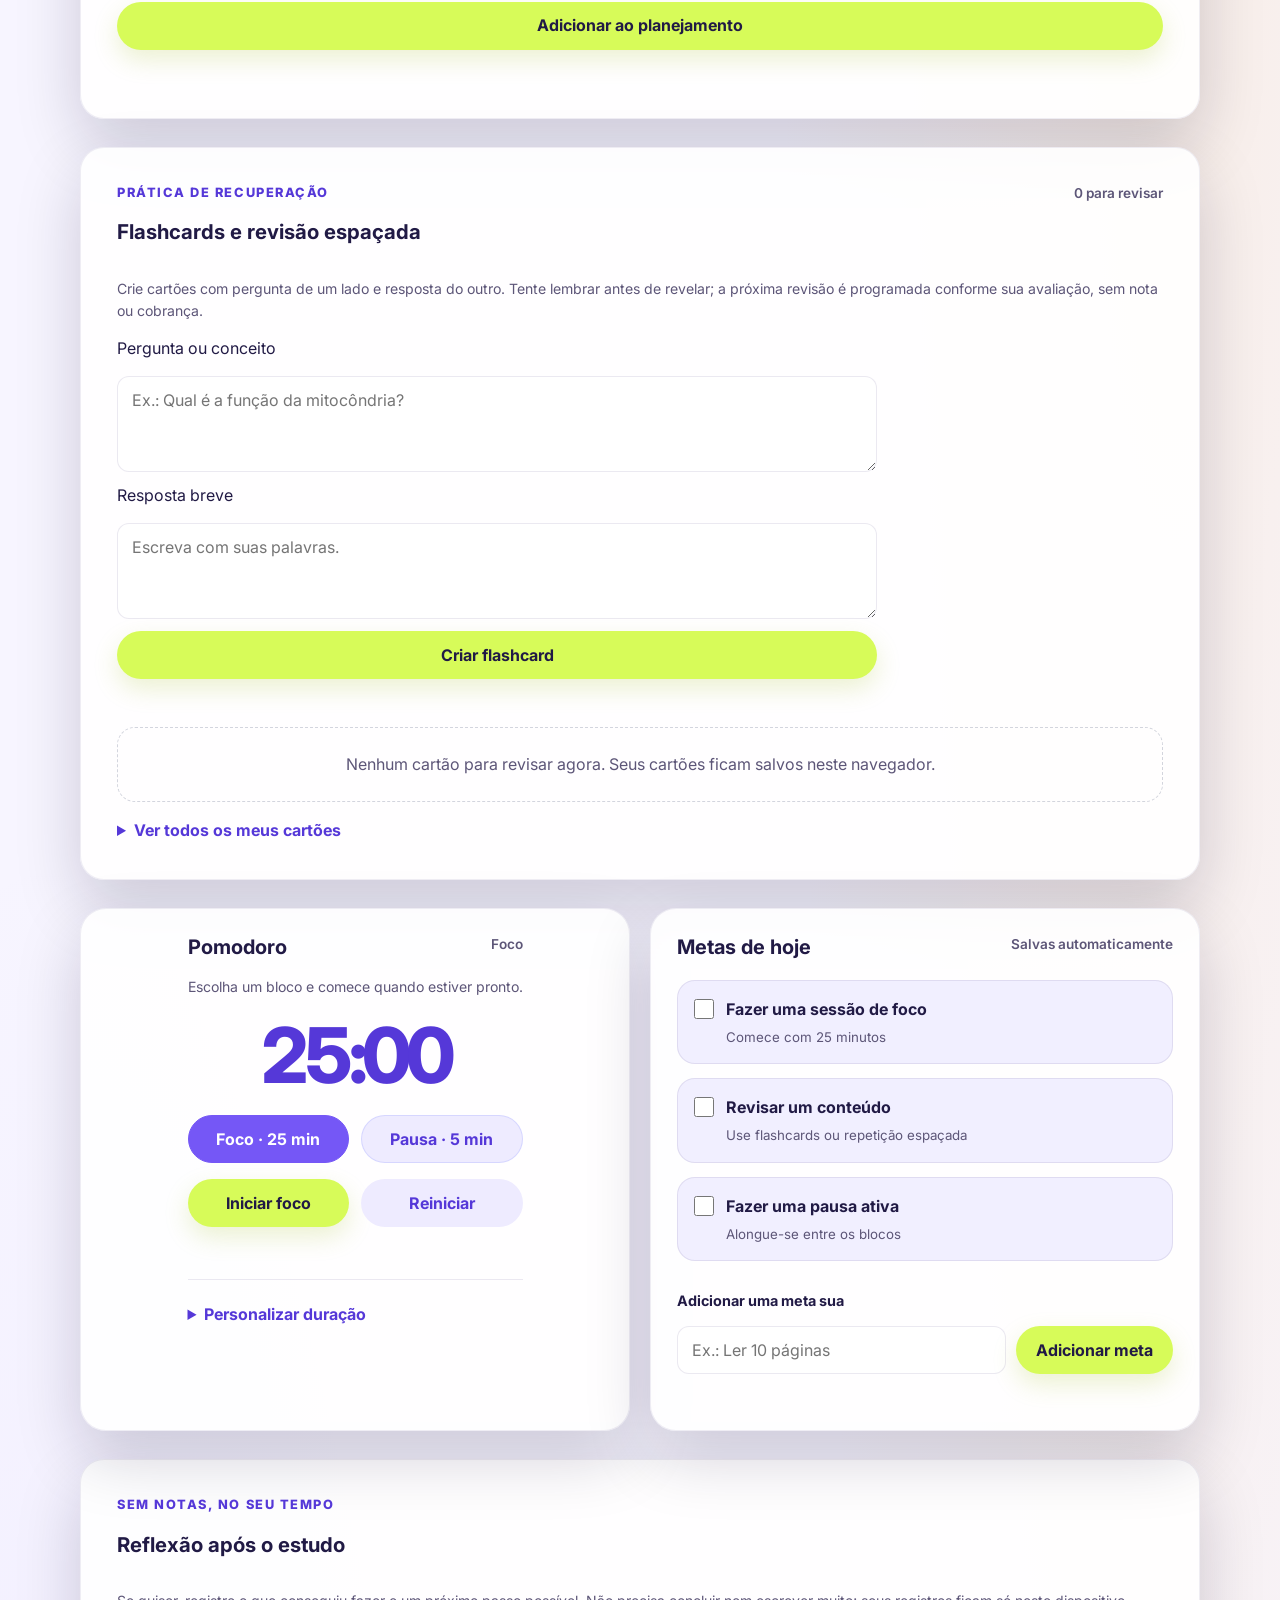
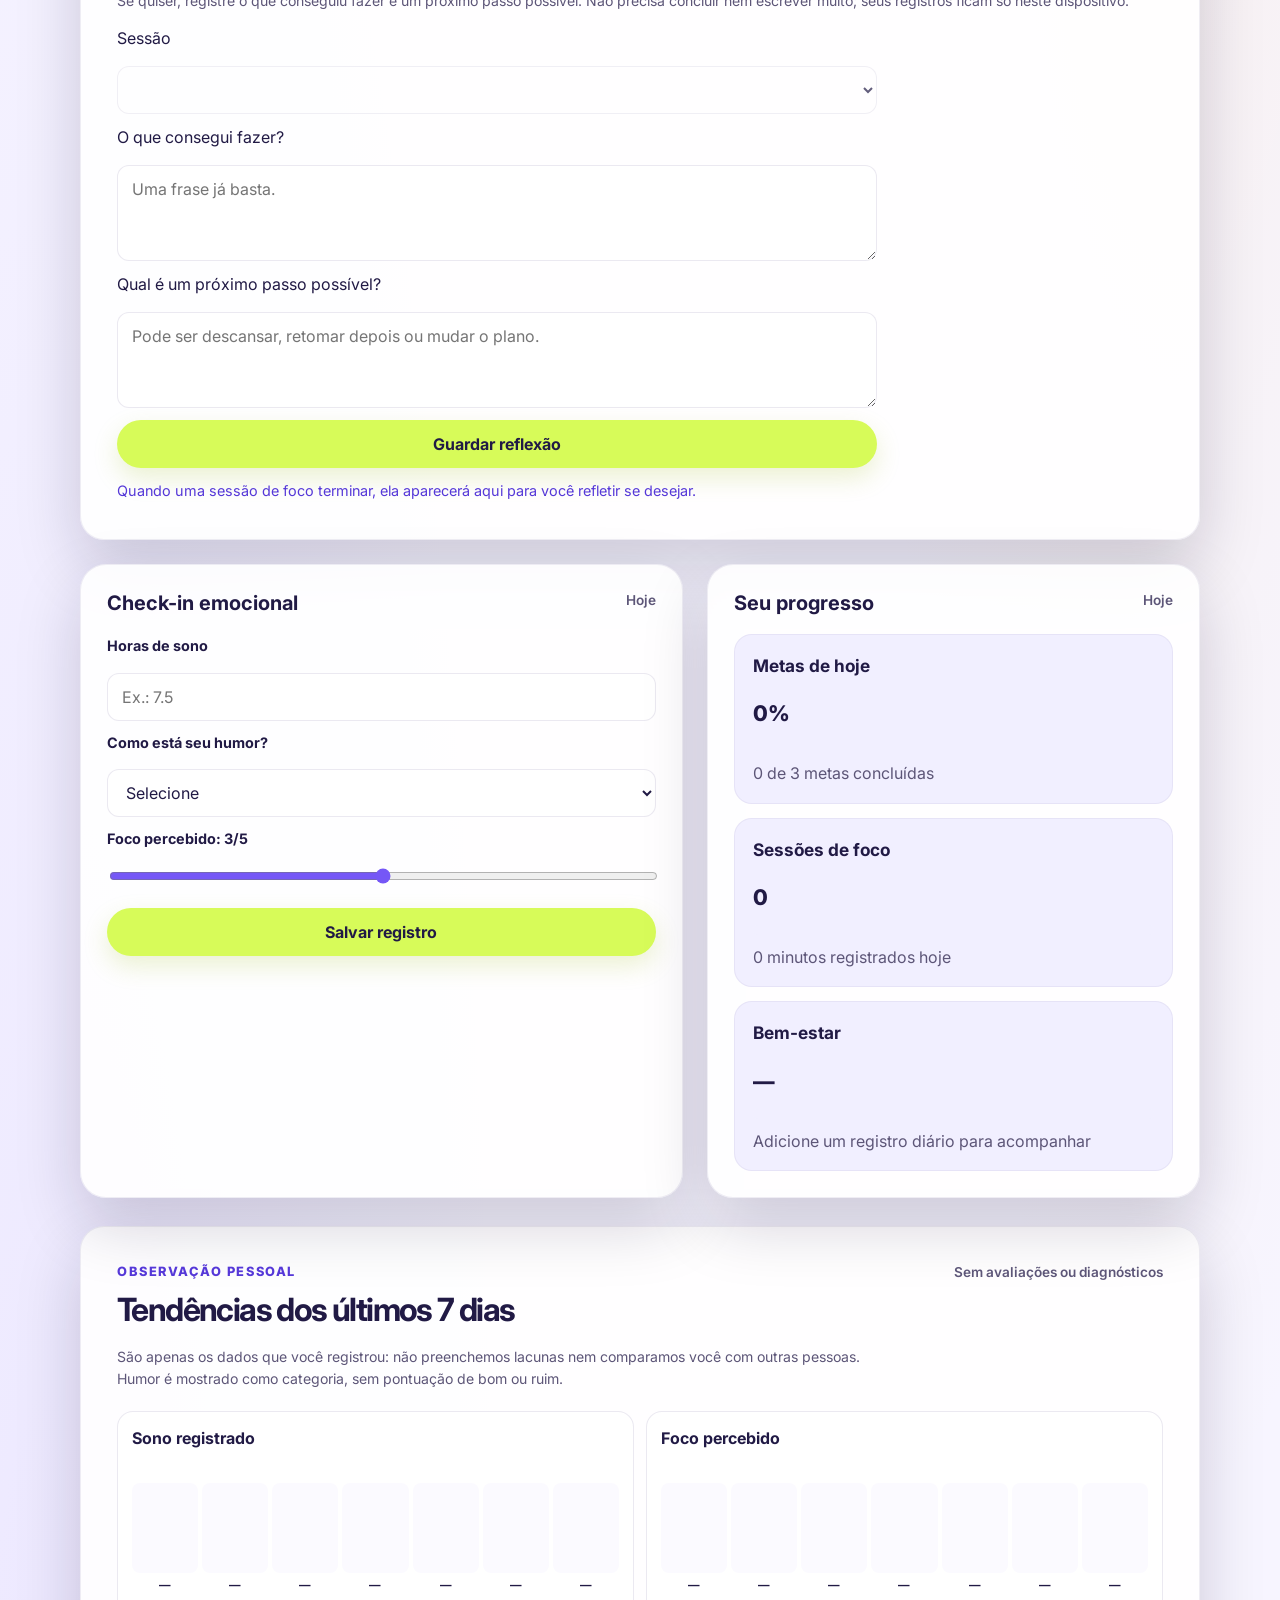
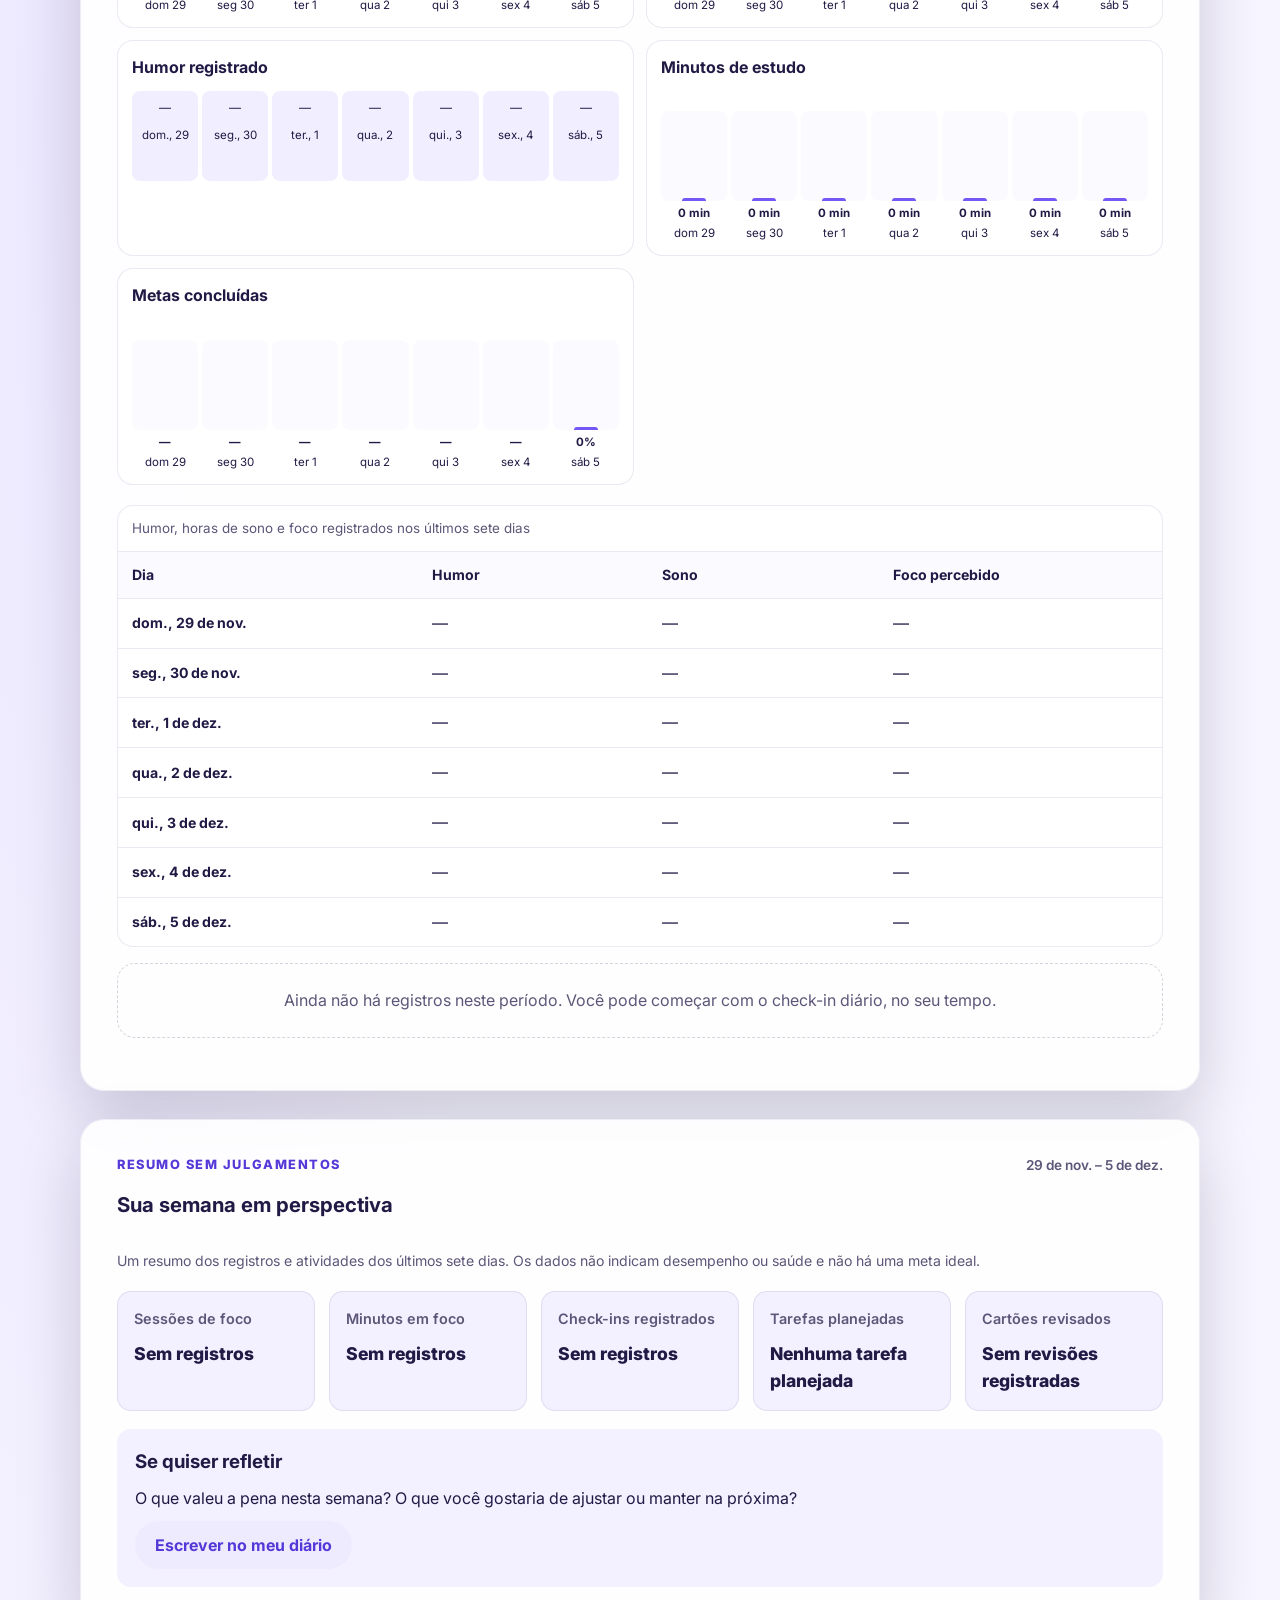
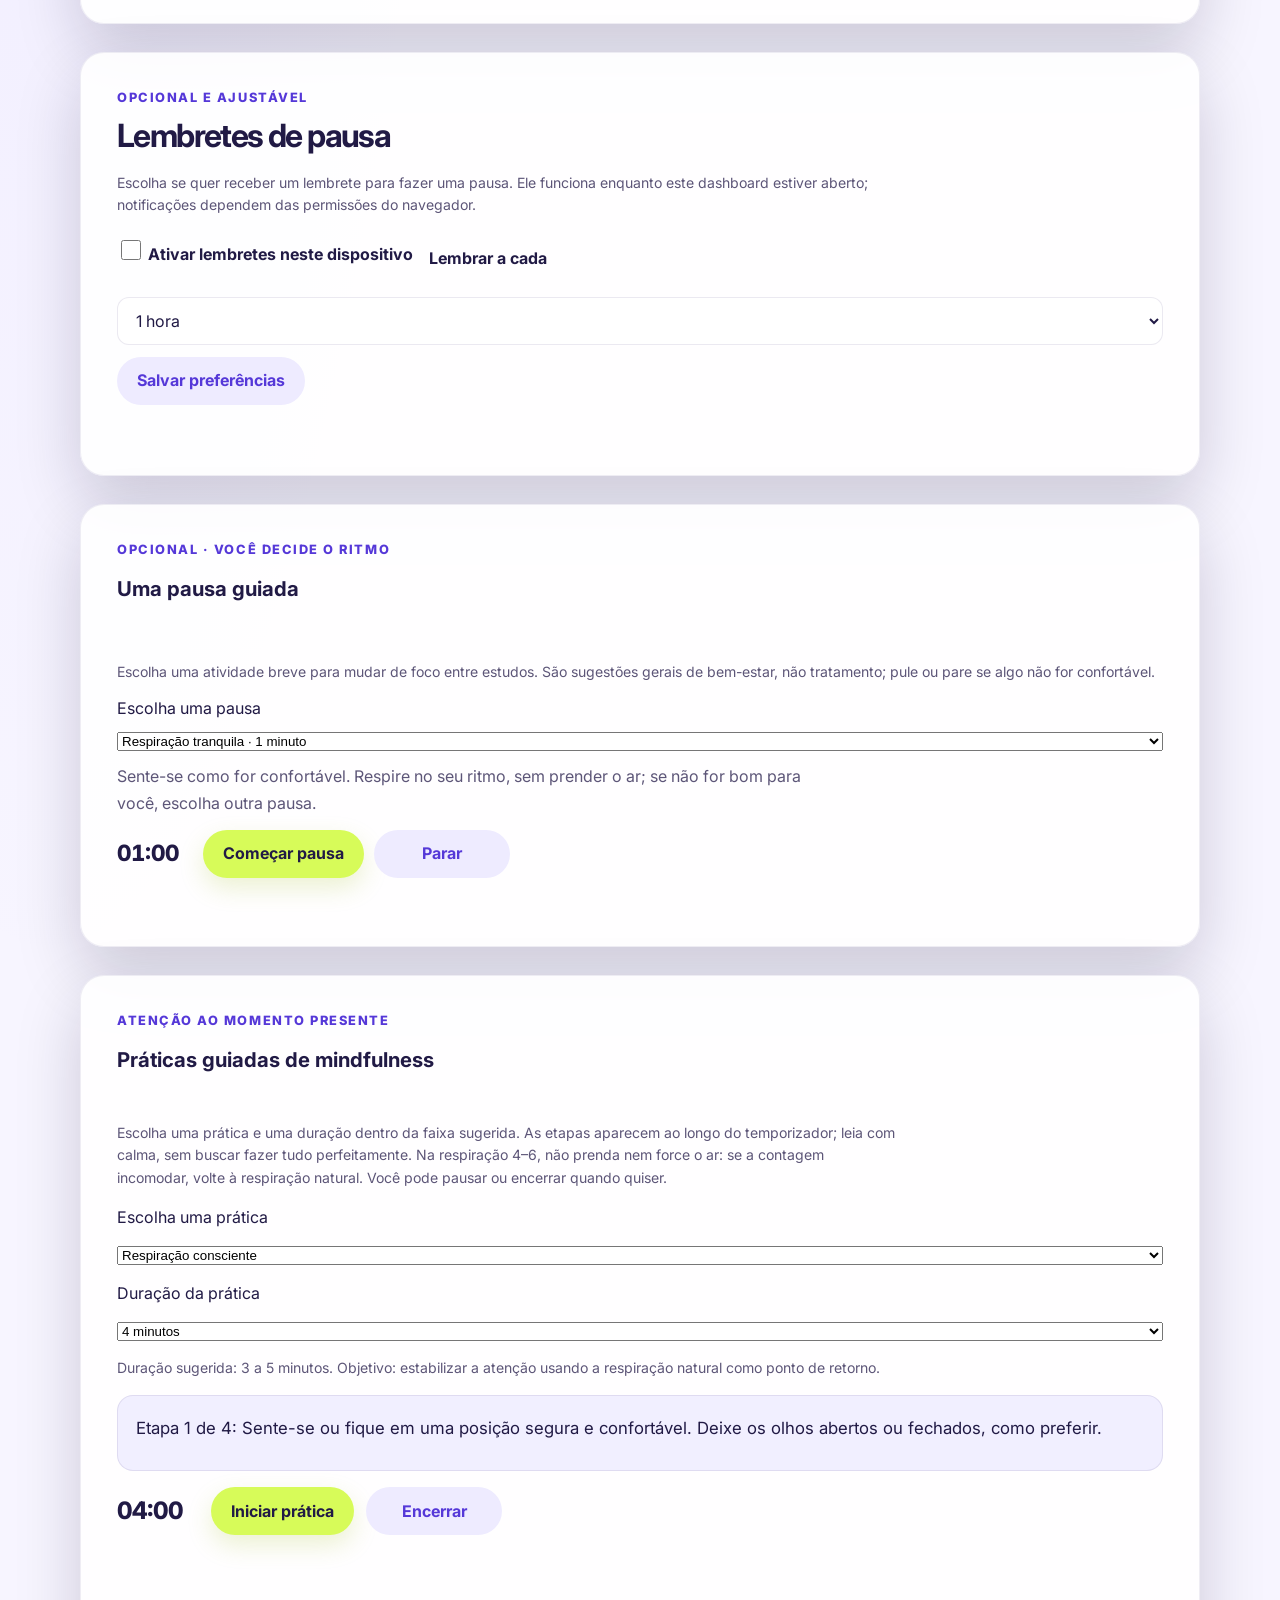
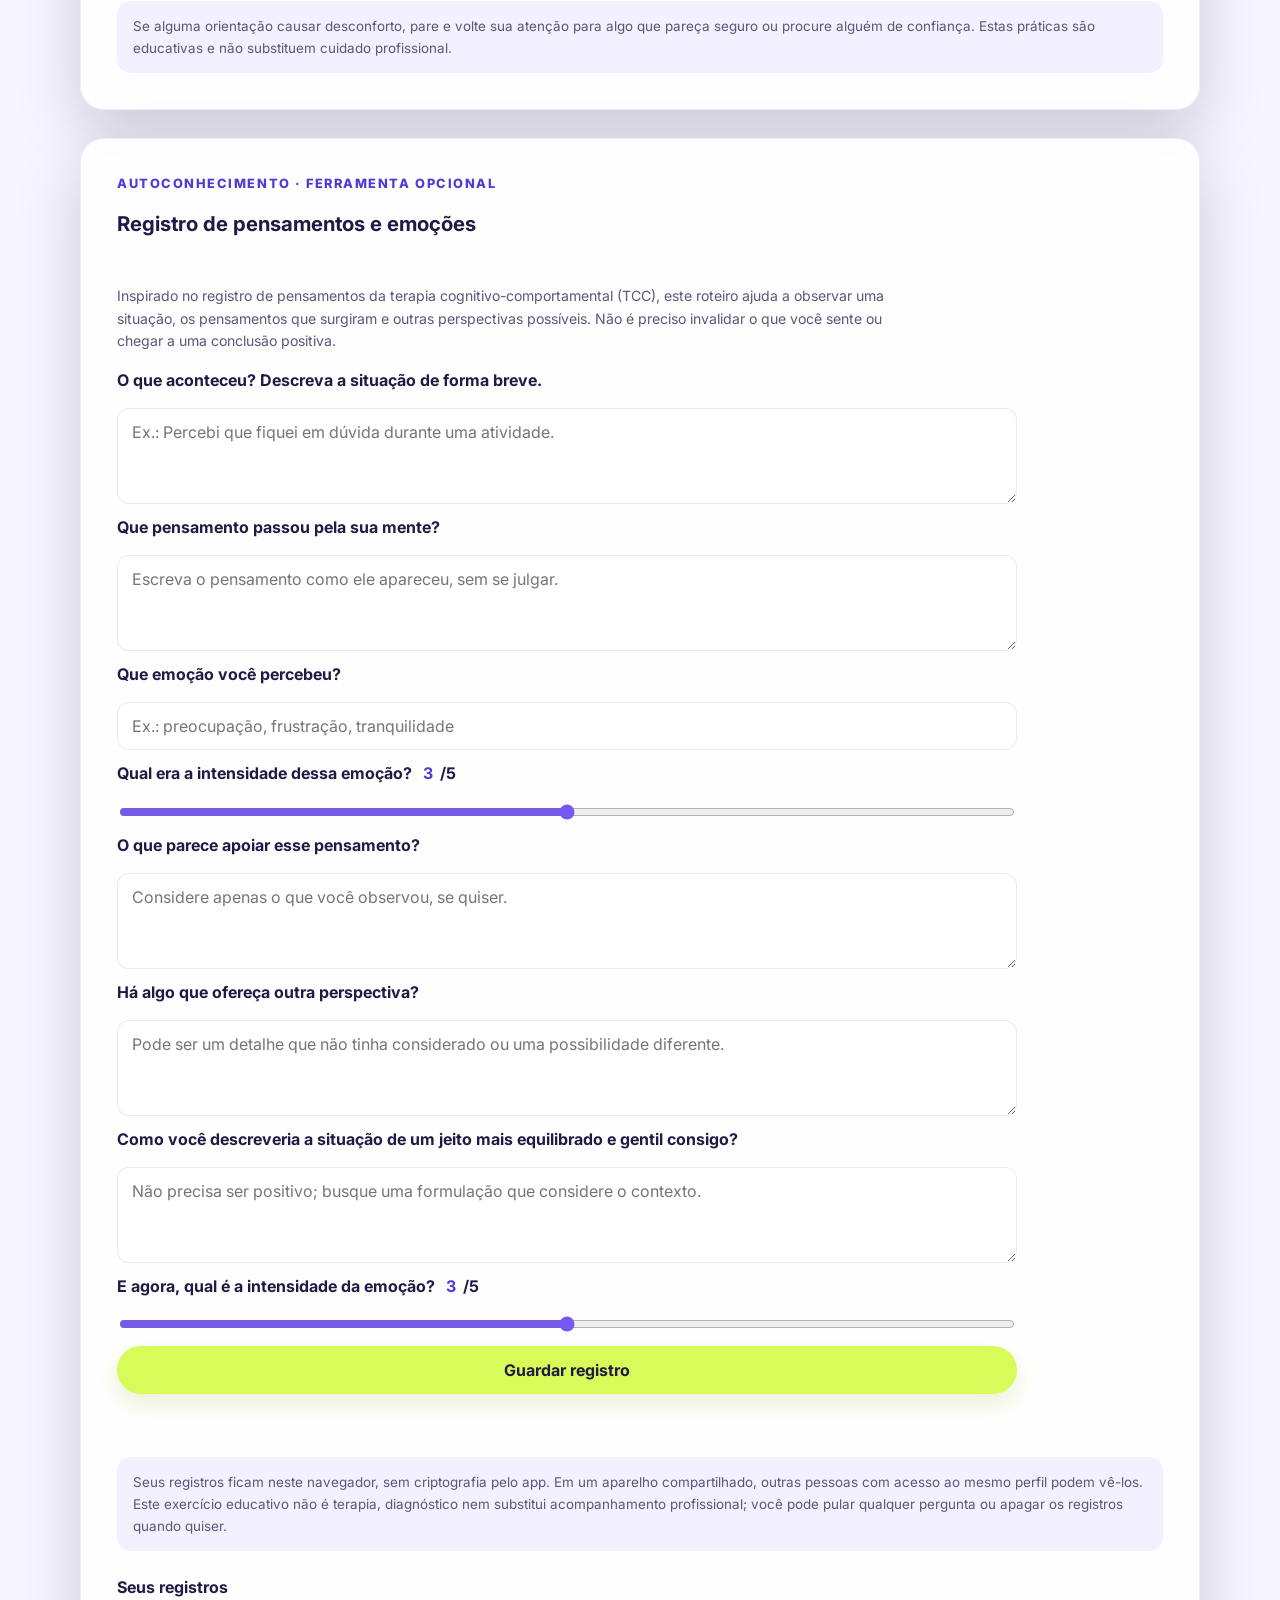
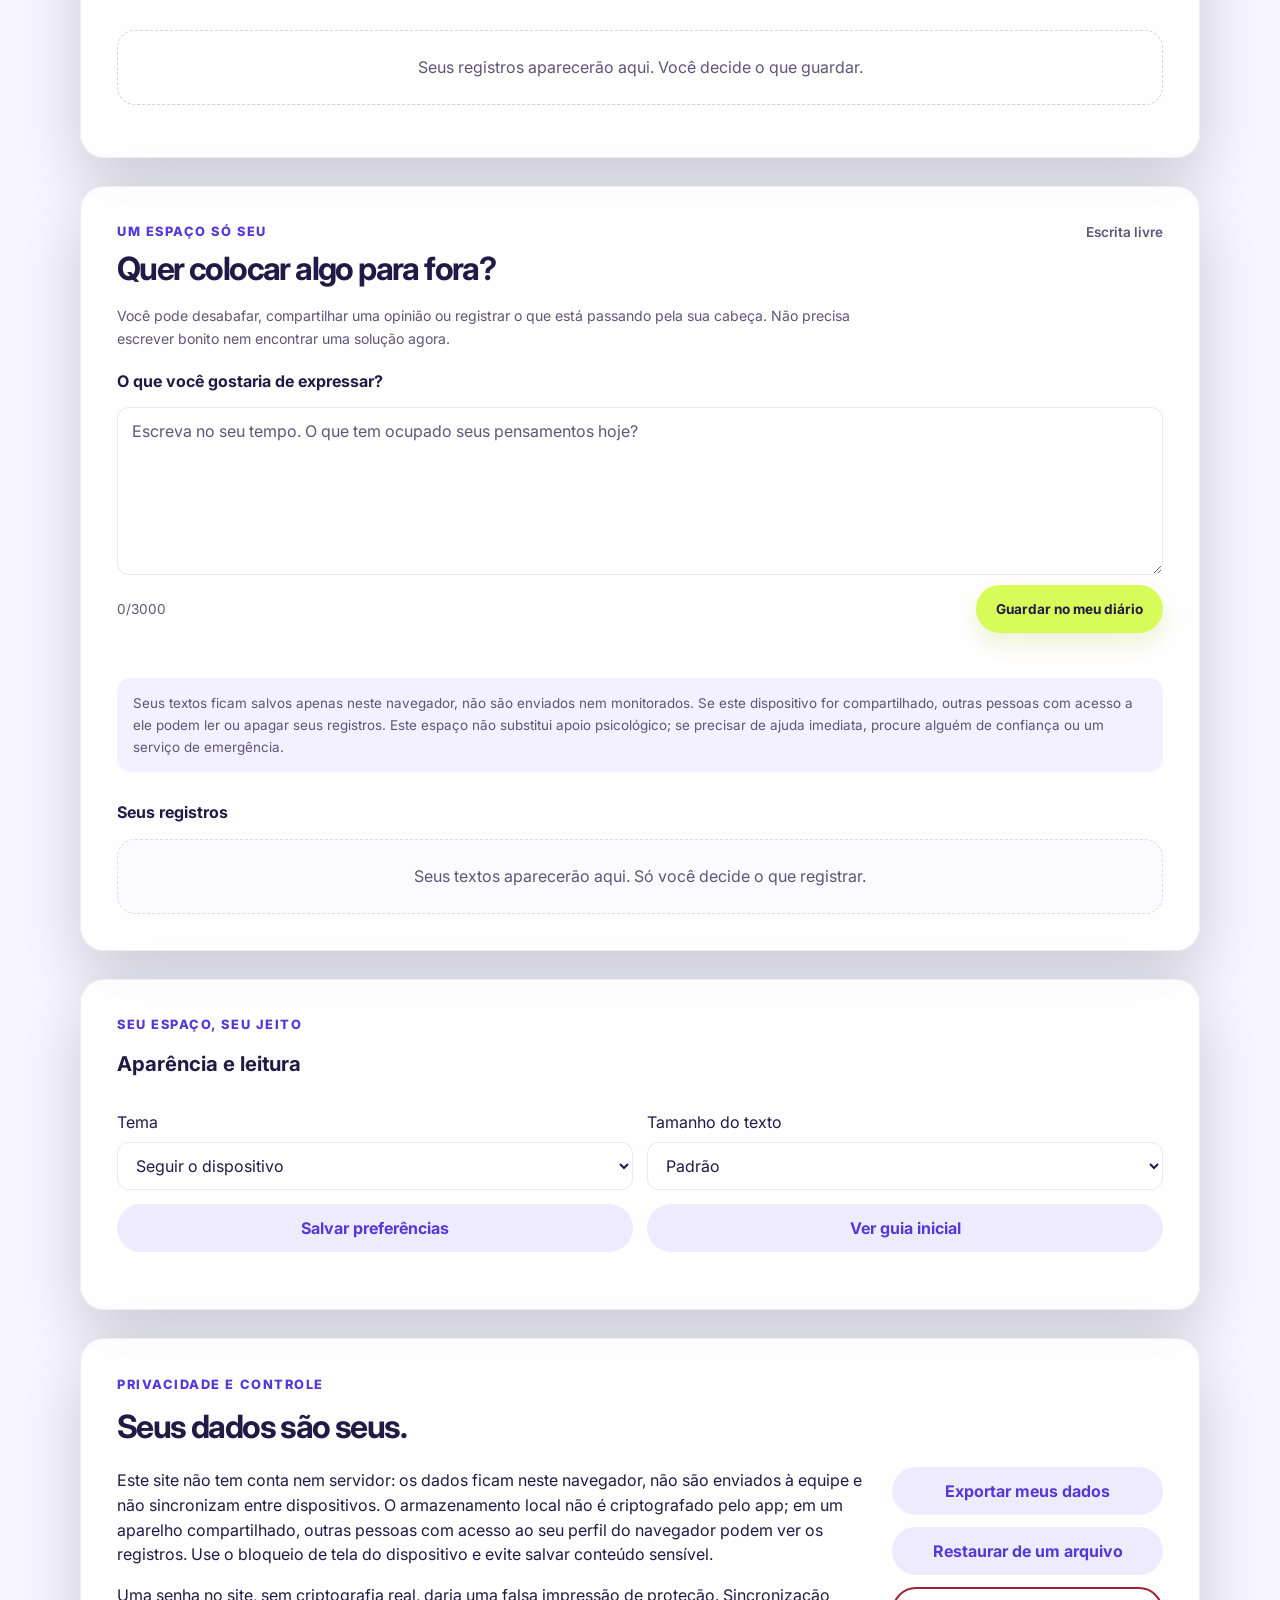
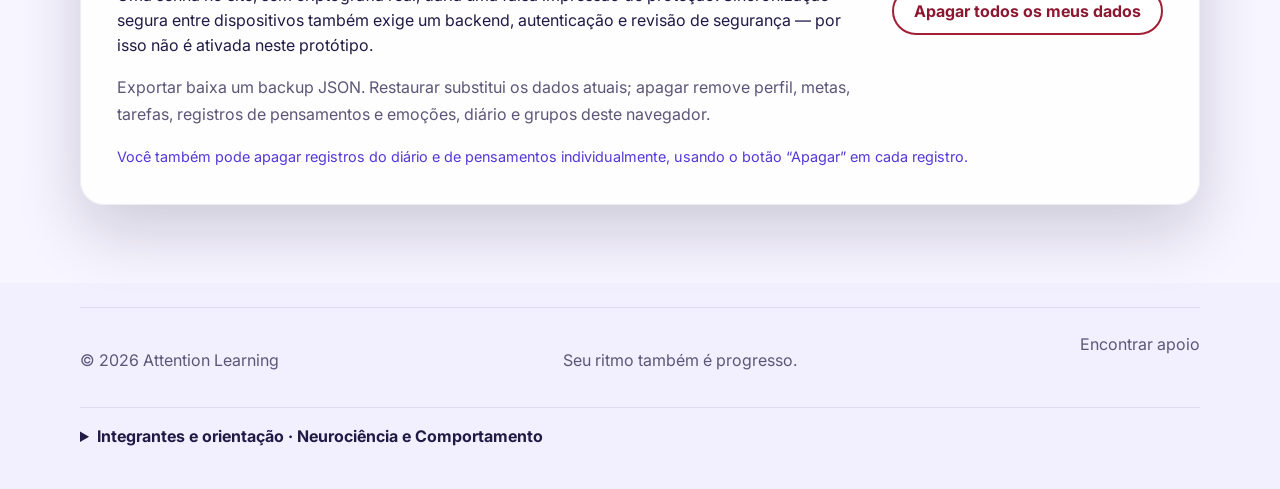
<file: dashboard.html>
<!DOCTYPE html>
<html lang="pt-BR">
  <head>
    <meta charset="UTF-8" />
    <meta name="viewport" content="width=device-width, initial-scale=1.0" />
    <meta name="description" content="Um dashboard de psicologia aplicada à aprendizagem para acompanhar hábitos, emoções e bem-estar estudantil." />
    <meta name="theme-color" content="#211a45" />
    <title>Dashboard · Attention Learning</title>
    <link rel="preconnect" href="https://fonts.googleapis.com" />
    <link rel="preconnect" href="https://fonts.gstatic.com" crossorigin />
    <link href="https://fonts.googleapis.com/css2?family=Inter:wght@400;500;600;700;800;900&display=swap" rel="stylesheet" />
    <link rel="manifest" href="manifest.webmanifest" />
    <link rel="apple-touch-icon" href="app-icon-192.png" />
    <link rel="stylesheet" href="styles.css" />
  </head>
  <body data-page="dashboard">
    <a class="skip-link" href="#main-content">Pular para o conteúdo principal</a>
    <header class="site-header">
      <div class="container nav-wrap">
        <a class="brand" href="index.html"><span class="brand-mark">A</span><span>Attention Learning</span></a>
        <nav class="main-nav" aria-label="Navegação principal">
          <a href="index.html">Início</a>
          <a href="dashboard.html" aria-current="page">Dashboard</a>
          <a href="comunidade.html">Comunidade</a>
          <a href="apoio.html">Apoio</a>
        </nav>
        <a class="btn btn-primary" href="cadastro.html">Editar perfil</a>
      </div>
    </header>
    <main id="main-content" tabindex="-1">
      <section class="section dashboard-page">
        <div class="container">
          <div class="page-heading">
            <div>
              <p class="eyebrow" id="todayLabel">Psicologia e aprendizagem</p>
              <h1>Olá, <span id="dashboardName">estudante</span> 👋</h1>
              <p class="lead" id="dashboardCampus">Observe seus hábitos e cuide do seu ritmo de aprendizagem.</p>
            </div>
            <a class="btn btn-secondary" href="comunidade.html">Encontrar um grupo</a>
          </div>
          <p class="storage-notice">Protótipo: seus dados ficam salvos localmente neste navegador.</p>
          <p class="psychology-disclaimer">Este painel apoia o autoconhecimento e não oferece diagnóstico nem substitui acompanhamento psicológico.</p>
          <p class="form-message" id="storageError" role="alert" hidden></p>
          <section class="resource-finder" aria-labelledby="resourceSearchTitle">
            <label id="resourceSearchTitle" for="resourceSearch">O que você quer fazer agora?</label>
            <input id="resourceSearch" type="search" autocomplete="off" placeholder="Busque metas, planejamento, humor, apoio..." aria-describedby="resourceSearchHelp" />
            <p id="resourceSearchHelp" class="muted-copy">Encontre uma ferramenta do site sem precisar navegar por todas as seções.</p>
            <ul id="resourceSearchResults" class="resource-search-results" aria-live="polite" hidden></ul>
          </section>
          <div class="stats-grid dashboard-stats">
            <article><strong id="sessionsCount">0</strong><span>Sessões de foco hoje</span></article>
            <article><strong id="focusMinutes">0 min</strong><span>Tempo focado hoje</span></article>
            <article><strong id="sleepSummary">—</strong><span>Sono registrado</span></article>
            <article><strong id="goalSummary">0/3</strong><span>Metas concluídas</span></article>
          </div>

          <section class="panel study-planner" id="studyPlanner" aria-labelledby="plannerTitle">
            <div class="panel-header">
              <div>
                <p class="eyebrow">Organização flexível</p>
                <h2 id="plannerTitle">Planejamento semanal</h2>
              </div>
              <div class="planner-navigation" aria-label="Navegar pelo calendário">
                <button class="btn btn-secondary" id="plannerPreviousWeek" type="button" aria-label="Semana anterior">←</button>
                <button class="btn btn-secondary" id="plannerCurrentWeek" type="button">Esta semana</button>
                <button class="btn btn-secondary" id="plannerNextWeek" type="button" aria-label="Próxima semana">→</button>
              </div>
            </div>
            <p id="plannerWeekLabel" class="muted-copy" aria-live="polite"></p>
            <div id="plannerWeek" class="planner-week" role="group" aria-label="Escolha um dia para ver as tarefas"></div>
            <div class="planner-day">
              <h3 id="plannerDayTitle"></h3>
              <div id="plannerTasks" class="planner-tasks"></div>
              <p id="plannerEmpty" class="empty-state" hidden>Nenhuma tarefa para este dia. Se quiser, adicione um próximo passo pequeno.</p>
            </div>
            <form id="plannerTaskForm" class="planner-form">
              <h3>Adicionar um passo de estudo</h3>
              <p class="muted-copy">Quebre uma atividade grande em algo que caiba em 15–30 minutos. Você pode ajustar ou apagar depois.</p>
              <label for="plannerTaskTitle">Tarefa ou próximo passo</label>
              <input id="plannerTaskTitle" name="title" type="text" maxlength="120" placeholder="Ex.: Ler as páginas 10–15" required />
              <div class="planner-form-row">
                <div>
                  <label for="plannerTaskType">Tipo</label>
                  <select id="plannerTaskType" name="type">
                    <option value="study">Passo de estudo</option>
                    <option value="assignment">Etapa de trabalho</option>
                    <option value="exam">Prova ou entrega</option>
                  </select>
                </div>
                <div>
                  <label for="plannerTaskDate">Dia</label>
                  <input id="plannerTaskDate" name="date" type="date" required />
                </div>
                <div>
                  <label for="plannerTaskTime">Horário (opcional)</label>
                  <input id="plannerTaskTime" name="time" type="time" />
                </div>
                <div>
                  <label for="plannerTaskMinutes">Tempo estimado (minutos)</label>
                  <input id="plannerTaskMinutes" name="minutes" type="number" min="5" max="360" step="5" value="25" required />
                </div>
              </div>
              <button class="btn btn-primary" type="submit">Adicionar ao planejamento</button>
              <p id="plannerMessage" class="form-message" role="status" aria-live="polite"></p>
            </form>
          </section>

          <section class="panel flashcard-panel" id="flashcards" aria-labelledby="flashcardsTitle">
            <div class="panel-header">
              <div><p class="eyebrow">Prática de recuperação</p><h2 id="flashcardsTitle">Flashcards e revisão espaçada</h2></div>
              <span id="flashcardDueCount">0 para revisar</span>
            </div>
            <p class="muted-copy">Crie cartões com pergunta de um lado e resposta do outro. Tente lembrar antes de revelar; a próxima revisão é programada conforme sua avaliação, sem nota ou cobrança.</p>
            <form id="flashcardForm" class="flashcard-form">
              <label for="flashcardFront">Pergunta ou conceito</label>
              <textarea id="flashcardFront" name="front" rows="2" maxlength="500" placeholder="Ex.: Qual é a função da mitocôndria?" required></textarea>
              <label for="flashcardBack">Resposta breve</label>
              <textarea id="flashcardBack" name="back" rows="2" maxlength="1000" placeholder="Escreva com suas palavras." required></textarea>
              <button class="btn btn-primary" type="submit">Criar flashcard</button>
              <p id="flashcardMessage" class="form-message" role="status" aria-live="polite"></p>
            </form>
            <div id="flashcardReview" class="flashcard-review" hidden>
              <p class="eyebrow">Cartão para revisar</p>
              <h3 id="flashcardQuestion" tabindex="-1"></h3>
              <div id="flashcardAnswer" class="flashcard-answer" hidden></div>
              <button class="btn btn-secondary" id="revealFlashcard" type="button">Revelar resposta</button>
              <div id="flashcardRatings" class="flashcard-ratings" hidden>
                <button class="btn btn-secondary" type="button" data-flashcard-rating="again">Preciso rever</button>
                <button class="btn btn-primary" type="button" data-flashcard-rating="good">Lembrei</button>
                <button class="btn btn-secondary" type="button" data-flashcard-rating="easy">Foi fácil</button>
              </div>
            </div>
            <p id="flashcardEmpty" class="empty-state" hidden>Nenhum cartão para revisar agora. Seus cartões ficam salvos neste navegador.</p>
            <details class="flashcard-library">
              <summary>Ver todos os meus cartões</summary>
              <div id="flashcardList" class="flashcard-list"></div>
            </details>
          </section>

          <div class="dashboard-grid dashboard-workspace">
            <section class="panel timer-panel" id="focusTools" aria-labelledby="timerTitle">
              <div class="panel-header"><h2 id="timerTitle">Pomodoro</h2><span id="timerModeLabel">Foco</span></div>
              <p class="muted-copy">Escolha um bloco e comece quando estiver pronto.</p>
              <div class="timer-display" id="pomodoroTimer" aria-live="off">25:00</div>
              <div class="timer-presets" role="group" aria-label="Duração do Pomodoro">
                <button class="preset-button is-active" type="button" data-mode="focus">Foco · 25 min</button>
                <button class="preset-button" type="button" data-mode="break">Pausa · 5 min</button>
              </div>
              <div class="timer-actions">
                <button class="btn btn-primary" id="timerStart" type="button">Iniciar foco</button>
                <button class="btn btn-secondary" id="timerReset" type="button">Reiniciar</button>
              </div>
              <p class="form-message" id="timerMessage" role="status" aria-live="polite"></p>
              <details class="timer-settings">
                <summary>Personalizar duração</summary>
                <form id="timerSettingsForm" class="timer-settings-form">
                  <label for="focusDuration">Foco (minutos)</label>
                  <input id="focusDuration" name="focusDuration" type="number" min="5" max="90" step="1" value="25" required />
                  <label for="breakDuration">Pausa (minutos)</label>
                  <input id="breakDuration" name="breakDuration" type="number" min="1" max="30" step="1" value="5" required />
                  <button class="btn btn-secondary" type="submit">Salvar duração</button>
                  <p class="form-message" id="timerSettingsMessage" role="status" aria-live="polite"></p>
                </form>
              </details>
            </section>

            <section class="panel" id="dailyGoals" aria-labelledby="goalsTitle">
              <div class="panel-header"><h2 id="goalsTitle">Metas de hoje</h2><span>Salvas automaticamente</span></div>
              <div class="goal-list" id="goalList">
                <label class="goal-item"><input type="checkbox" data-goal="study" /><span><strong>Fazer uma sessão de foco</strong><small>Comece com 25 minutos</small></span></label>
                <label class="goal-item"><input type="checkbox" data-goal="review" /><span><strong>Revisar um conteúdo</strong><small>Use flashcards ou repetição espaçada</small></span></label>
                <label class="goal-item"><input type="checkbox" data-goal="pause" /><span><strong>Fazer uma pausa ativa</strong><small>Alongue-se entre os blocos</small></span></label>
              </div>
              <div class="custom-goal-list" id="customGoalList"></div>
              <form class="custom-goal-form" id="customGoalForm">
                <label for="customGoalInput">Adicionar uma meta sua</label>
                <div class="custom-goal-controls">
                  <input id="customGoalInput" name="goal" type="text" maxlength="100" placeholder="Ex.: Ler 10 páginas" required />
                  <button class="btn btn-primary" type="submit">Adicionar meta</button>
                </div>
                <p class="form-message" id="customGoalMessage" role="status" aria-live="polite"></p>
              </form>
            </section>
          </div>

          <section class="panel reflection-panel" id="sessionReflection" aria-labelledby="reflectionTitle">
            <div class="panel-header">
              <div><p class="eyebrow">Sem notas, no seu tempo</p><h2 id="reflectionTitle">Reflexão após o estudo</h2></div>
            </div>
            <p class="muted-copy">Se quiser, registre o que conseguiu fazer e um próximo passo possível. Não precisa concluir nem escrever muito; seus registros ficam só neste dispositivo.</p>
            <form id="reflectionForm" class="reflection-form">
              <label for="reflectionSession">Sessão</label>
              <select id="reflectionSession" name="sessionId"></select>
              <label for="reflectionDone">O que consegui fazer?</label>
              <textarea id="reflectionDone" name="completed" rows="2" maxlength="500" placeholder="Uma frase já basta."></textarea>
              <label for="reflectionNext">Qual é um próximo passo possível?</label>
              <textarea id="reflectionNext" name="nextStep" rows="2" maxlength="300" placeholder="Pode ser descansar, retomar depois ou mudar o plano."></textarea>
              <button class="btn btn-primary" type="submit">Guardar reflexão</button>
              <p id="reflectionMessage" class="form-message" role="status" aria-live="polite"></p>
            </form>
          </section>

          <div class="split-layout dashboard-lower">
            <section class="panel" id="checkIn" aria-labelledby="diaryTitle">
              <div class="panel-header"><h2 id="diaryTitle">Check-in emocional</h2><span>Hoje</span></div>
              <form id="diaryForm" class="diary-form">
                <label for="sleepHours">Horas de sono</label>
                <input id="sleepHours" name="sleepHours" type="number" min="0" max="24" step="0.5" placeholder="Ex.: 7.5" required />
                <label for="mood">Como está seu humor?</label>
                <select id="mood" name="mood" required>
                  <option value="">Selecione</option>
                  <option>😊 Feliz</option>
                  <option>🤩 Animado</option>
                  <option>💪 Motivado</option>
                  <option>😌 Tranquilo</option>
                  <option>🙏 Grato</option>
                  <option>😎 Confiante</option>
                  <option>🙂 Bem</option>
                  <option>😐 Neutro</option>
                  <option>😴 Cansado</option>
                  <option>😟 Ansioso</option>
                  <option>😣 Estressado</option>
                  <option>😢 Triste</option>
                  <option>😤 Frustrado</option>
                  <option>✨ Ótimo</option>
                </select>
                <label for="focusScore">Foco percebido: <output id="focusOutput">3</output>/5</label>
                <input id="focusScore" name="focusScore" type="range" min="1" max="5" value="3" />
                <button class="btn btn-primary" type="submit">Salvar registro</button>
                <p class="form-message" id="diaryMessage" role="status" aria-live="polite"></p>
              </form>
            </section>
            <section class="panel" aria-labelledby="progressTitle">
              <div class="panel-header"><h2 id="progressTitle">Seu progresso</h2><span>Hoje</span></div>
              <div id="progressBoard" class="progress-board"></div>
            </section>
          </div>

          <section class="panel trends-panel" id="progressTrends" aria-labelledby="trendsTitle">
            <div class="panel-header">
              <div>
                <p class="eyebrow">Observação pessoal</p>
                <h2 id="trendsTitle">Tendências dos últimos 7 dias</h2>
              </div>
              <span>Sem avaliações ou diagnósticos</span>
            </div>
            <p class="muted-copy">São apenas os dados que você registrou: não preenchemos lacunas nem comparamos você com outras pessoas. Humor é mostrado como categoria, sem pontuação de bom ou ruim.</p>
            <div class="trend-charts">
              <section class="trend-chart-card" aria-labelledby="sleepChartTitle"><h3 id="sleepChartTitle">Sono registrado</h3><div id="sleepChart" class="trend-chart"></div></section>
              <section class="trend-chart-card" aria-labelledby="focusChartTitle"><h3 id="focusChartTitle">Foco percebido</h3><div id="focusChart" class="trend-chart"></div></section>
              <section class="trend-chart-card" aria-labelledby="moodChartTitle"><h3 id="moodChartTitle">Humor registrado</h3><div id="moodChart" class="mood-chart"></div></section>
              <section class="trend-chart-card" aria-labelledby="studyChartTitle"><h3 id="studyChartTitle">Minutos de estudo</h3><div id="studyChart" class="trend-chart"></div></section>
              <section class="trend-chart-card" aria-labelledby="goalChartTitle"><h3 id="goalChartTitle">Metas concluídas</h3><div id="goalChart" class="trend-chart"></div></section>
            </div>
            <div class="trend-table-wrap" tabindex="0" role="region" aria-label="Tabela de registros dos últimos sete dias">
              <table class="trend-table">
                <caption>Humor, horas de sono e foco registrados nos últimos sete dias</caption>
                <thead><tr><th scope="col">Dia</th><th scope="col">Humor</th><th scope="col">Sono</th><th scope="col">Foco percebido</th></tr></thead>
                <tbody id="weeklyTrend"></tbody>
              </table>
            </div>
            <p id="trendEmpty" class="empty-state" hidden>Ainda não há registros neste período. Você pode começar com o check-in diário, no seu tempo.</p>
          </section>

          <section class="panel weekly-review" id="weeklyReview" aria-labelledby="weeklyReviewTitle">
            <div class="panel-header">
              <div><p class="eyebrow">Resumo sem julgamentos</p><h2 id="weeklyReviewTitle">Sua semana em perspectiva</h2></div>
              <span id="weeklyReviewRange"></span>
            </div>
            <p class="muted-copy">Um resumo dos registros e atividades dos últimos sete dias. Os dados não indicam desempenho ou saúde e não há uma meta ideal.</p>
            <div id="weeklyReviewSummary" class="weekly-review-grid" aria-live="polite"></div>
            <div class="weekly-review-reflection">
              <h3>Se quiser refletir</h3>
              <p>O que valeu a pena nesta semana? O que você gostaria de ajustar ou manter na próxima?</p>
              <a class="btn btn-secondary" href="#personalJournal">Escrever no meu diário</a>
            </div>
          </section>

          <section class="panel reminders-panel" id="breakReminders" aria-labelledby="remindersTitle">
            <div class="panel-header">
              <div>
                <p class="eyebrow">Opcional e ajustável</p>
                <h2 id="remindersTitle">Lembretes de pausa</h2>
              </div>
            </div>
            <p class="muted-copy">Escolha se quer receber um lembrete para fazer uma pausa. Ele funciona enquanto este dashboard estiver aberto; notificações dependem das permissões do navegador.</p>
            <form id="remindersForm" class="reminders-form">
              <label class="reminder-toggle" for="remindersEnabled">
                <input id="remindersEnabled" name="enabled" type="checkbox" />
                <span>Ativar lembretes neste dispositivo</span>
              </label>
              <label for="reminderInterval">Lembrar a cada</label>
              <select id="reminderInterval" name="intervalMinutes">
                <option value="30">30 minutos</option>
                <option value="45">45 minutos</option>
                <option value="60" selected>1 hora</option>
                <option value="90">1 hora e 30 minutos</option>
              </select>
              <button class="btn btn-secondary" type="submit">Salvar preferências</button>
            </form>
            <p id="reminderStatus" class="form-message" role="status" aria-live="polite"></p>
          </section>

          <section class="panel guided-break-panel" id="guidedBreaks" aria-labelledby="guidedBreakTitle">
            <div class="panel-header">
              <div><p class="eyebrow">Opcional · você decide o ritmo</p><h2 id="guidedBreakTitle">Uma pausa guiada</h2></div>
            </div>
            <p class="muted-copy">Escolha uma atividade breve para mudar de foco entre estudos. São sugestões gerais de bem-estar, não tratamento; pule ou pare se algo não for confortável.</p>
            <label for="guidedBreakType">Escolha uma pausa</label>
            <select id="guidedBreakType">
              <option value="breathing">Respiração tranquila · 1 minuto</option>
              <option value="stretch">Movimento leve · 45 segundos</option>
              <option value="eyes">Descansar a visão · 20 segundos</option>
            </select>
            <p id="guidedBreakInstruction" class="guided-break-instruction">Sente-se como for confortável. Respire no seu ritmo, sem prender o ar; se não for bom para você, escolha outra pausa.</p>
            <div class="guided-break-controls">
              <span id="guidedBreakTimer" aria-live="off">01:00</span>
              <button class="btn btn-primary" id="guidedBreakStart" type="button">Começar pausa</button>
              <button class="btn btn-secondary" id="guidedBreakStop" type="button" disabled>Parar</button>
            </div>
            <p id="guidedBreakStatus" class="form-message" role="status" aria-live="polite"></p>
          </section>

          <section class="panel mindfulness-panel" id="mindfulness" aria-labelledby="mindfulnessTitle">
            <div class="panel-header">
              <div><p class="eyebrow">Atenção ao momento presente</p><h2 id="mindfulnessTitle">Práticas guiadas de mindfulness</h2></div>
            </div>
            <p class="muted-copy">Escolha uma prática e uma duração dentro da faixa sugerida. As etapas aparecem ao longo do temporizador; leia com calma, sem buscar fazer tudo perfeitamente. Na respiração 4–6, não prenda nem force o ar: se a contagem incomodar, volte à respiração natural. Você pode pausar ou encerrar quando quiser.</p>
            <label for="mindfulnessPractice">Escolha uma prática</label>
            <select id="mindfulnessPractice">
              <option value="breath">Respiração consciente</option>
              <option value="paced-breath">Respiração 4–6</option>
              <option value="body-scan">Escaneamento corporal</option>
              <option value="sounds">Atenção aos sons</option>
              <option value="belly-breath">Respiração no abdômen</option>
              <option value="daily-activity">Mindfulness na atividade cotidiana</option>
              <option value="emotions">Atenção às emoções</option>
              <option value="gratitude">Meditação da gratidão</option>
              <option value="thought-clouds">Pensamentos como nuvens</option>
              <option value="mindful-pause">Pausa consciente</option>
            </select>
            <label for="mindfulnessDuration">Duração da prática</label>
            <select id="mindfulnessDuration">
              <option value="180">3 minutos</option>
              <option value="240" selected>4 minutos</option>
              <option value="300">5 minutos</option>
            </select>
            <p id="mindfulnessPracticeDetails" class="muted-copy" aria-live="polite"></p>
            <p id="mindfulnessInstruction" class="mindfulness-instruction" aria-live="polite"></p>
            <div class="mindfulness-controls">
              <span id="mindfulnessTimer" aria-live="off">04:00</span>
              <button class="btn btn-primary" id="mindfulnessStart" type="button">Iniciar prática</button>
              <button class="btn btn-secondary" id="mindfulnessStop" type="button" disabled>Encerrar</button>
            </div>
            <p id="mindfulnessStatus" class="form-message" role="status" aria-live="polite"></p>
            <p class="journal-privacy">Se alguma orientação causar desconforto, pare e volte sua atenção para algo que pareça seguro ou procure alguém de confiança. Estas práticas são educativas e não substituem cuidado profissional.</p>
          </section>

          <section class="panel thought-record-panel" id="thoughtRecords" aria-labelledby="thoughtRecordTitle">
            <div class="panel-header">
              <div><p class="eyebrow">Autoconhecimento · ferramenta opcional</p><h2 id="thoughtRecordTitle">Registro de pensamentos e emoções</h2></div>
            </div>
            <p class="muted-copy">Inspirado no registro de pensamentos da terapia cognitivo-comportamental (TCC), este roteiro ajuda a observar uma situação, os pensamentos que surgiram e outras perspectivas possíveis. Não é preciso invalidar o que você sente ou chegar a uma conclusão positiva.</p>
            <form id="thoughtRecordForm" class="thought-record-form">
              <label for="thoughtSituation">O que aconteceu? Descreva a situação de forma breve.</label>
              <textarea id="thoughtSituation" name="situation" rows="2" maxlength="1000" placeholder="Ex.: Percebi que fiquei em dúvida durante uma atividade." required></textarea>

              <label for="thoughtAutomatic">Que pensamento passou pela sua mente?</label>
              <textarea id="thoughtAutomatic" name="thought" rows="2" maxlength="1000" placeholder="Escreva o pensamento como ele apareceu, sem se julgar." required></textarea>

              <label for="thoughtEmotion">Que emoção você percebeu?</label>
              <input id="thoughtEmotion" name="emotion" type="text" maxlength="100" placeholder="Ex.: preocupação, frustração, tranquilidade" required />

              <label for="thoughtIntensityBefore">Qual era a intensidade dessa emoção? <output id="thoughtIntensityBeforeValue" for="thoughtIntensityBefore">3</output>/5</label>
              <input id="thoughtIntensityBefore" name="intensityBefore" type="range" min="1" max="5" value="3" />

              <label for="thoughtEvidenceFor">O que parece apoiar esse pensamento?</label>
              <textarea id="thoughtEvidenceFor" name="evidenceFor" rows="2" maxlength="1000" placeholder="Considere apenas o que você observou, se quiser."></textarea>

              <label for="thoughtEvidenceAgainst">Há algo que ofereça outra perspectiva?</label>
              <textarea id="thoughtEvidenceAgainst" name="evidenceAgainst" rows="2" maxlength="1000" placeholder="Pode ser um detalhe que não tinha considerado ou uma possibilidade diferente."></textarea>

              <label for="thoughtBalanced">Como você descreveria a situação de um jeito mais equilibrado e gentil consigo?</label>
              <textarea id="thoughtBalanced" name="balancedThought" rows="2" maxlength="1000" placeholder="Não precisa ser positivo; busque uma formulação que considere o contexto." required></textarea>

              <label for="thoughtIntensityAfter">E agora, qual é a intensidade da emoção? <output id="thoughtIntensityAfterValue" for="thoughtIntensityAfter">3</output>/5</label>
              <input id="thoughtIntensityAfter" name="intensityAfter" type="range" min="1" max="5" value="3" />

              <button class="btn btn-primary" type="submit">Guardar registro</button>
              <p id="thoughtRecordMessage" class="form-message" role="status" aria-live="polite"></p>
            </form>
            <p class="journal-privacy">Seus registros ficam neste navegador, sem criptografia pelo app. Em um aparelho compartilhado, outras pessoas com acesso ao mesmo perfil podem vê-los. Este exercício educativo não é terapia, diagnóstico nem substitui acompanhamento profissional; você pode pular qualquer pergunta ou apagar os registros quando quiser.</p>
            <div class="thought-record-history">
              <h3>Seus registros</h3>
              <div id="thoughtRecordEntries" class="thought-record-entries"></div>
              <p id="thoughtRecordEmpty" class="empty-state">Seus registros aparecerão aqui. Você decide o que guardar.</p>
            </div>
          </section>

          <section class="panel journal-panel" id="personalJournal" aria-labelledby="journalTitle">
            <div class="panel-header">
              <div>
                <p class="eyebrow">Um espaço só seu</p>
                <h2 id="journalTitle">Quer colocar algo para fora?</h2>
              </div>
              <span>Escrita livre</span>
            </div>
            <p class="muted-copy">Você pode desabafar, compartilhar uma opinião ou registrar o que está passando pela sua cabeça. Não precisa escrever bonito nem encontrar uma solução agora.</p>
            <form id="journalForm" class="journal-form">
              <label for="journalEntry">O que você gostaria de expressar?</label>
              <textarea id="journalEntry" name="entry" rows="6" maxlength="3000" placeholder="Escreva no seu tempo. O que tem ocupado seus pensamentos hoje?" required></textarea>
              <div class="journal-form-footer">
                <span id="journalCharCount">0/3000</span>
                <button class="btn btn-primary" type="submit">Guardar no meu diário</button>
              </div>
              <p class="form-message" id="journalMessage" role="status" aria-live="polite"></p>
            </form>
            <p class="journal-privacy">Seus textos ficam salvos apenas neste navegador, não são enviados nem monitorados. Se este dispositivo for compartilhado, outras pessoas com acesso a ele podem ler ou apagar seus registros. Este espaço não substitui apoio psicológico; se precisar de ajuda imediata, procure alguém de confiança ou um serviço de emergência.</p>
            <div class="journal-history">
              <h3>Seus registros</h3>
              <div id="journalEntries" class="journal-entries"></div>
              <p id="journalEmpty" class="empty-state">Seus textos aparecerão aqui. Só você decide o que registrar.</p>
            </div>
          </section>

          <section class="panel preferences-panel" id="personalization" aria-labelledby="preferencesTitle">
            <div class="panel-header">
              <div><p class="eyebrow">Seu espaço, seu jeito</p><h2 id="preferencesTitle">Aparência e leitura</h2></div>
            </div>
            <form id="preferencesForm" class="preferences-form">
              <div>
                <label for="themePreference">Tema</label>
                <select id="themePreference" name="theme">
                  <option value="system">Seguir o dispositivo</option>
                  <option value="light">Claro</option>
                  <option value="dark">Escuro</option>
                  <option value="contrast">Alto contraste</option>
                </select>
              </div>
              <div>
                <label for="textSizePreference">Tamanho do texto</label>
                <select id="textSizePreference" name="textSize">
                  <option value="normal">Padrão</option>
                  <option value="large">Grande</option>
                  <option value="larger">Muito grande</option>
                </select>
              </div>
              <button class="btn btn-secondary" type="submit">Salvar preferências</button>
              <button class="btn btn-secondary" id="showWelcomeGuide" type="button">Ver guia inicial</button>
            </form>
            <p id="preferencesMessage" class="form-message" role="status" aria-live="polite"></p>
          </section>

          <section class="panel privacy-panel" id="privacyControls" aria-labelledby="privacyTitle">
            <div>
              <p class="eyebrow">Privacidade e controle</p>
              <h2 id="privacyTitle">Seus dados são seus.</h2>
              <p>Este site não tem conta nem servidor: os dados ficam neste navegador, não são enviados à equipe e não sincronizam entre dispositivos. O armazenamento local não é criptografado pelo app; em um aparelho compartilhado, outras pessoas com acesso ao seu perfil do navegador podem ver os registros. Use o bloqueio de tela do dispositivo e evite salvar conteúdo sensível.</p>
              <p>Uma senha no site, sem criptografia real, daria uma falsa impressão de proteção. Sincronização segura entre dispositivos também exige um backend, autenticação e revisão de segurança — por isso não é ativada neste protótipo.</p>
              <p>Exportar baixa um backup JSON. Restaurar substitui os dados atuais; apagar remove perfil, metas, tarefas, registros de pensamentos e emoções, diário e grupos deste navegador.</p>
            </div>
            <div class="privacy-actions">
              <button class="btn btn-secondary" id="exportData" type="button">Exportar meus dados</button>
              <button class="btn btn-secondary" id="importData" type="button">Restaurar de um arquivo</button>
              <input id="importDataFile" class="visually-hidden" type="file" accept=".json,application/json" aria-label="Escolher arquivo JSON de exportação" />
              <button class="btn btn-danger" id="deleteData" type="button">Apagar todos os meus dados</button>
            </div>
            <p class="form-message" id="privacyMessage" role="status" aria-live="polite">Você também pode apagar registros do diário e de pensamentos individualmente, usando o botão “Apagar” em cada registro.</p>
          </section>
        </div>
      </section>
    </main>
    <dialog id="welcomeDialog" class="welcome-dialog" aria-labelledby="welcomeTitle" aria-describedby="welcomeDescription">
      <div class="welcome-dialog-content">
        <p class="eyebrow">Bem-vindo ao seu espaço</p>
        <h2 id="welcomeTitle">Comece com um passo de cada vez.</h2>
        <p id="welcomeDescription">Este guia rápido mostra algumas formas de usar o Attention Learning. Você escolhe o que faz sentido para sua rotina.</p>
        <ol>
          <li><strong>Planeje uma tarefa pequena</strong><span>Escolha um dia e um próximo passo possível.</span></li>
          <li><strong>Observe seu ritmo</strong><span>Se quiser, registre humor, sono e foco — sem metas ideais.</span></li>
          <li><strong>Faça uma pausa ou reflita</strong><span>Explore uma prática breve de mindfulness ou o roteiro opcional de pensamentos e emoções.</span></li>
          <li><strong>Busque apoio quando precisar</strong><span>A página de apoio reúne recursos externos no Brasil.</span></li>
        </ol>
        <p class="muted-copy">Seus dados ficam neste navegador. O site é educativo e não substitui cuidado psicológico.</p>
        <button class="btn btn-primary" id="finishWelcomeGuide" type="button">Entendi, vamos começar</button>
      </div>
    </dialog>
    <footer class="site-footer">
      <div class="container">
        <div class="footer-row"><p>© <span data-current-year></span> Attention Learning</p><p>Seu ritmo também é progresso.</p><a href="apoio.html">Encontrar apoio</a></div>
        <details class="project-credits">
          <summary>Integrantes e orientação · Neurociência e Comportamento</summary>
          <div class="project-credits-content">
            <p><strong>Professora orientadora:</strong> Ailla Pacheco</p>
            <p><strong>Integrantes do grupo:</strong></p>
            <ul class="project-credits-list">
              <li>Ana Luiza Souza Fidelis</li>
              <li>Kayte Leticia Azevedo Pires</li>
              <li>Luiza Darley da Silva Lopes</li>
              <li>Maria Eduarda Germano Lança</li>
              <li>Mateus Pereira Gonçalves</li>
              <li>Mateus Trindade Vilela de Campos</li>
              <li>Matheus Afonso de Paiva</li>
              <li>Míriam de Jesus Silva</li>
              <li>Moises Galan Ramos Cobo</li>
              <li>Myrella Viega Trindade</li>
              <li>Natalia Elen Machado</li>
              <li>Natalia Lidia Silva Mello</li>
              <li>Natália Maria Teixeira da Silva</li>
              <li>Priscielly Patrícia Oliveira Araújo</li>
            </ul>
          </div>
        </details>
      </div>
    </footer>
    <script src="script.js"></script>
  </body>
</html>
</file>
<file: styles.css>
:root {
  --bg: #f5f7ff;
  --panel: #ffffff;
  --panel-alt: #eef3ff;
  --primary: #5b6cff;
  --primary-dark: #404fe3;
  --secondary: #1f2a44;
  --accent: #f9b84f;
  --success: #36b37e;
  --text: #1b2340;
  --muted: #677390;
  --border: rgba(36, 52, 90, 0.08);
  --shadow: 0 20px 45px rgba(57, 72, 145, 0.12);
}

* {
  box-sizing: border-box;
}

html {
  scroll-behavior: smooth;
}

body {
  margin: 0;
  font-family: "Inter", sans-serif;
  background: linear-gradient(180deg, #eef4ff 0%, #f8f9ff 100%);
  color: var(--text);
}

img {
  max-width: 100%;
  display: block;
}

a {
  color: inherit;
  text-decoration: none;
}

button {
  font: inherit;
  border: none;
  cursor: pointer;
}

.container {
  width: min(1120px, calc(100% - 32px));
  margin: 0 auto;
}

.site-header {
  position: sticky;
  top: 0;
  z-index: 10;
  backdrop-filter: blur(12px);
  background: rgba(245, 247, 255, 0.8);
  border-bottom: 1px solid var(--border);
}

.nav-wrap {
  display: flex;
  align-items: center;
  justify-content: space-between;
  min-height: 78px;
  gap: 20px;
}

.brand {
  display: inline-flex;
  align-items: center;
  gap: 12px;
  font-weight: 800;
  letter-spacing: -0.03em;
}

.brand-mark {
  display: grid;
  place-items: center;
  width: 38px;
  height: 38px;
  border-radius: 12px;
  background: linear-gradient(135deg, var(--primary), #7a8cff);
  color: white;
  box-shadow: var(--shadow);
}

.main-nav {
  display: flex;
  align-items: center;
  gap: 22px;
  color: var(--muted);
  font-weight: 500;
}

.main-nav a:hover {
  color: var(--text);
}

.btn {
  display: inline-flex;
  align-items: center;
  justify-content: center;
  min-width: 136px;
  height: 48px;
  padding: 0 20px;
  border-radius: 14px;
  font-weight: 700;
  transition: transform 0.2s ease, box-shadow 0.2s ease;
}

.btn:hover {
  transform: translateY(-1px);
}

.btn-primary {
  background: linear-gradient(135deg, var(--primary), #7a8cff);
  color: white;
  box-shadow: 0 16px 26px rgba(91, 108, 255, 0.28);
}

.btn-secondary {
  background: rgba(91, 108, 255, 0.08);
  color: var(--primary-dark);
}

.hero {
  padding: 72px 0 50px;
}

.hero-grid {
  display: grid;
  grid-template-columns: 1.2fr 0.8fr;
  gap: 24px;
  align-items: center;
}

.eyebrow {
  margin: 0 0 16px;
  color: var(--primary-dark);
  text-transform: uppercase;
  letter-spacing: 0.12em;
  font-size: 0.8rem;
  font-weight: 800;
}

.hero-copy h1 {
  margin: 0;
  font-size: clamp(2.5rem, 4vw, 4.5rem);
  line-height: 0.98;
  letter-spacing: -0.06em;
  max-width: 620px;
}

.lead {
  margin: 22px 0 0;
  max-width: 620px;
  font-size: 1.08rem;
  line-height: 1.7;
  color: var(--muted);
}

.hero-actions {
  display: flex;
  flex-wrap: wrap;
  gap: 14px;
  margin-top: 28px;
}

.hero-pills {
  margin: 28px 0 0;
  padding: 0;
  list-style: none;
  display: flex;
  flex-wrap: wrap;
  gap: 12px;
}

.hero-pills li {
  background: rgba(91, 108, 255, 0.08);
  color: var(--primary-dark);
  border: 1px solid rgba(91, 108, 255, 0.12);
  border-radius: 999px;
  padding: 10px 14px;
  font-weight: 600;
}

.hero-card,
.panel {
  background: rgba(255, 255, 255, 0.9);
  border: 1px solid var(--border);
  border-radius: 28px;
  box-shadow: var(--shadow);
}

.hero-card {
  padding: 22px;
}

.card-topline,
.panel-header {
  display: flex;
  justify-content: space-between;
  align-items: center;
  gap: 12px;
  color: var(--muted);
  font-size: 0.85rem;
  font-weight: 600;
}

.status-dot {
  display: inline-block;
  width: 10px;
  height: 10px;
  border-radius: 50%;
  background: var(--success);
  box-shadow: 0 0 0 5px rgba(54, 179, 126, 0.15);
}

.student-profile {
  display: flex;
  align-items: center;
  gap: 16px;
  margin-top: 22px;
}

.avatar {
  display: grid;
  place-items: center;
  width: 64px;
  height: 64px;
  border-radius: 20px;
  background: linear-gradient(135deg, #ffbf69, #ff8a7d);
  color: #18213b;
  font-weight: 800;
}

.student-profile h2 {
  margin: 0;
  font-size: 1.4rem;
}

.student-profile p {
  margin: 6px 0 0;
  color: var(--muted);
}

.metric-list {
  display: grid;
  grid-template-columns: repeat(2, minmax(0, 1fr));
  gap: 14px;
  margin-top: 24px;
}

.metric-item {
  background: var(--panel-alt);
  border: 1px solid rgba(91, 108, 255, 0.08);
  border-radius: 18px;
  padding: 16px;
}

.metric-label {
  display: block;
  font-size: 0.75rem;
  color: var(--muted);
  margin-bottom: 8px;
}

.metric-item strong {
  font-size: 1.25rem;
}

.resolution-box {
  margin-top: 20px;
  padding: 18px 16px;
  background: linear-gradient(135deg, rgba(91, 108, 255, 0.08), rgba(101, 194, 255, 0.05));
  border-radius: 18px;
  border: 1px solid rgba(91, 108, 255, 0.08);
}

.resolution-box span {
  display: block;
  color: var(--muted);
  margin-bottom: 6px;
}

.stats-band {
  padding: 0 0 12px;
}

.stats-grid {
  display: grid;
  grid-template-columns: repeat(4, minmax(0, 1fr));
  gap: 18px;
}

.stats-grid article {
  display: flex;
  flex-direction: column;
  align-items: center;
  justify-content: center;
  gap: 10px;
  min-height: 120px;
  background: rgba(255, 255, 255, 0.75);
  border: 1px solid var(--border);
  border-radius: 22px;
  box-shadow: 0 10px 24px rgba(25, 39, 78, 0.05);
}

.stats-grid strong {
  font-size: clamp(1.5rem, 2vw, 2.1rem);
  letter-spacing: -0.05em;
}

.stats-grid span {
  color: var(--muted);
}

.section {
  padding: 64px 0;
}

.alt-bg {
  background: rgba(115, 128, 255, 0.03);
}

.section-heading {
  margin-bottom: 28px;
}

.section-heading h2 {
  margin: 0;
  font-size: clamp(2rem, 3vw, 3rem);
  letter-spacing: -0.065em;
}

.feature-grid {
  display: grid;
  grid-template-columns: repeat(4, minmax(0, 1fr));
  gap: 18px;
}

.feature-card {
  padding: 22px 20px;
  border-radius: 22px;
  background: rgba(255, 255, 255, 0.82);
  border: 1px solid var(--border);
  box-shadow: 0 10px 24px rgba(25, 39, 78, 0.04);
}

.feature-emoji {
  display: inline-grid;
  place-items: center;
  width: 52px;
  height: 52px;
  background: rgba(91, 108, 255, 0.08);
  border-radius: 16px;
  font-size: 1.6rem;
}

.feature-card h3 {
  margin: 18px 0 10px;
  font-size: 1.2rem;
}

.feature-card p {
  margin: 0;
  line-height: 1.7;
  color: var(--muted);
}

.dashboard-grid,
.split-layout {
  display: grid;
  grid-template-columns: 1.1fr 0.9fr;
  gap: 24px;
}

.panel {
  padding: 26px;
}

.ring-wrap {
  display: grid;
  place-items: center;
  margin: 24px 0;
}

.ring-chart {
  display: grid;
  place-items: center;
  width: 210px;
  height: 210px;
  border-radius: 50%;
  background: conic-gradient(var(--primary) 0 84%, rgba(91, 108, 255, 0.12) 84% 100%);
  position: relative;
}

.ring-chart::before {
  content: "";
  position: absolute;
  inset: 18px;
  border-radius: 50%;
  background: white;
}

.ring-chart div {
  position: relative;
  text-align: center;
  z-index: 1;
}

.ring-chart strong {
  display: block;
  font-size: 2.1rem;
  letter-spacing: -0.06em;
}

.ring-chart span {
  color: var(--muted);
}

.mini-metrics {
  display: grid;
  grid-template-columns: repeat(2, minmax(0, 1fr));
  gap: 14px;
}

.mini-metric {
  background: var(--panel-alt);
  border-radius: 16px;
  padding: 16px;
}

.mini-metric-label {
  display: block;
  color: var(--muted);
  font-size: 0.78rem;
  margin-bottom: 8px;
}

.mini-metric strong {
  font-size: 1.3rem;
}

.timer-panel {
  display: flex;
  flex-direction: column;
  justify-content: center;
}

.timer-display {
  margin: 24px 0 18px;
  text-align: center;
  font-size: clamp(2.8rem, 6vw, 5rem);
  font-weight: 800;
  letter-spacing: -0.08em;
  color: var(--secondary);
}

.timer-actions {
  display: flex;
  gap: 12px;
  justify-content: center;
  flex-wrap: wrap;
}

.timer-list {
  list-style: none;
  margin: 22px 0 0;
  padding: 0;
  color: var(--muted);
  display: grid;
  gap: 8px;
}

.exercise-list,
.group-list,
.progress-board {
  display: grid;
  gap: 14px;
  margin-top: 18px;
}

.exercise-card,
.group-card,
.progress-card {
  background: var(--panel-alt);
  border: 1px solid rgba(91, 108, 255, 0.08);
  border-radius: 18px;
  padding: 18px 18px 16px;
}

.exercise-card h4,
.group-card h4,
.progress-card h4 {
  margin: 0 0 8px;
  font-size: 1.08rem;
}

.exercise-card .tag,
.group-card .tag {
  display: inline-block;
  margin-bottom: 8px;
  padding: 6px 10px;
  border-radius: 999px;
  background: rgba(91, 108, 255, 0.08);
  color: var(--primary-dark);
  font-size: 0.75rem;
  font-weight: 700;
}

.exercise-card p,
.group-card p,
.progress-card p {
  margin: 0;
  color: var(--muted);
  line-height: 1.6;
}

.group-card .meta {
  color: var(--muted);
  margin-top: 8px;
}

.progress-card {
  display: grid;
  grid-template-columns: 1fr auto;
  gap: 10px 18px;
  align-items: center;
}

.progress-value {
  font-size: 1.35rem;
  font-weight: 800;
}

.progress-bar {
  grid-column: 1 / -1;
  width: 100%;
  height: 10px;
  background: rgba(91, 108, 255, 0.1);
  border-radius: 999px;
  overflow: hidden;
}

.progress-track {
  display: block;
  height: 100%;
  border-radius: inherit;
  background: linear-gradient(90deg, var(--primary), #6ec8ff);
}

.site-footer {
  padding: 24px 0 40px;
}

.footer-row {
  display: flex;
  justify-content: space-between;
  gap: 12px;
  color: var(--muted);
  border-top: 1px solid var(--border);
  padding-top: 24px;
}

@media (max-width: 920px) {
  .hero-grid,
  .dashboard-grid,
  .split-layout,
  .feature-grid,
  .stats-grid {
    grid-template-columns: 1fr 1fr;
  }

  .hero-grid {
    grid-template-columns: 1fr;
  }

  .main-nav {
    display: flex;
    flex-wrap: wrap;
    justify-content: center;
    gap: 12px;
    font-size: 0.88rem;
  }
}

@media (max-width: 640px) {
  .feature-grid,
  .stats-grid,
  .dashboard-grid,
  .split-layout,
  .mini-metrics,
  .metric-list {
    grid-template-columns: 1fr;
  }

  .nav-wrap {
    min-height: 68px;
    flex-wrap: wrap;
    padding: 12px 0;
  }

  .brand {
    font-size: 0.9rem;
  }

  .nav-wrap > .btn {
    min-width: 110px;
    width: auto;
    height: 42px;
    padding: 0 12px;
    font-size: 0.85rem;
  }

  .main-nav {
    order: 3;
    width: 100%;
    justify-content: flex-start;
    overflow-x: auto;
    flex-wrap: nowrap;
    padding: 6px 0 2px;
  }

  .main-nav a {
    white-space: nowrap;
  }

  .hero {
    padding-top: 48px;
  }

  .hero-actions,
  .timer-actions,
  .footer-row {
    flex-direction: column;
    align-items: stretch;
  }

  .btn {
    width: 100%;
  }
}

.signup-layout {
  display: grid;
  grid-template-columns: 1fr 0.8fr;
  align-items: center;
  gap: 48px;
  min-height: 65vh;
}

.signup-intro h1,
.page-heading h1 {
  margin: 0;
  max-width: 720px;
  font-size: clamp(2.4rem, 5vw, 4rem);
  line-height: 1;
  letter-spacing: -0.065em;
}

.signup-note,
.storage-notice {
  margin-top: 24px;
  padding: 16px 18px;
  border: 1px solid rgba(91, 108, 255, 0.12);
  border-radius: 16px;
  background: rgba(91, 108, 255, 0.06);
  color: var(--muted);
  line-height: 1.6;
}

.signup-note strong {
  color: var(--text);
}

.signup-note p {
  margin: 6px 0 0;
}

.form-panel {
  display: grid;
  gap: 12px;
}

.form-panel h2 {
  margin: 0 0 8px;
}

.form-panel label,
.diary-form label,
.search-field span {
  color: var(--text);
  font-size: 0.9rem;
  font-weight: 700;
}

.form-panel input,
.diary-form input:not([type="range"]),
.diary-form select,
.search-field input,
.search-field select {
  width: 100%;
  min-height: 48px;
  padding: 0 14px;
  border: 1px solid rgba(36, 52, 90, 0.16);
  border-radius: 12px;
  background: #fff;
  color: var(--text);
  font: inherit;
}

.form-panel input:focus,
.diary-form input:focus,
.diary-form select:focus,
.search-field input:focus,
.search-field select:focus {
  outline: 3px solid rgba(91, 108, 255, 0.2);
  border-color: var(--primary);
}

.form-panel .btn,
.diary-form .btn {
  margin-top: 10px;
}

.form-message {
  min-height: 1.4em;
  margin: 0;
  color: var(--primary-dark);
  font-size: 0.9rem;
}

.form-footnote,
.muted-copy {
  color: var(--muted);
  font-size: 0.88rem;
  line-height: 1.6;
}

.form-footnote {
  margin: 0;
}

.page-heading {
  display: flex;
  justify-content: space-between;
  align-items: end;
  gap: 24px;
  margin-bottom: 24px;
}

.page-heading .lead {
  margin-top: 14px;
}

.dashboard-stats {
  margin: 24px auto;
}

.dashboard-workspace {
  grid-template-columns: 1fr 1fr;
  align-items: stretch;
}

.dashboard-workspace h2,
.dashboard-lower h2 {
  margin: 0;
  font-size: 1.25rem;
}

.timer-presets {
  display: flex;
  justify-content: center;
  gap: 10px;
  flex-wrap: wrap;
}

.preset-button {
  padding: 10px 14px;
  border: 1px solid rgba(91, 108, 255, 0.16);
  border-radius: 999px;
  background: transparent;
  color: var(--primary-dark);
  font-weight: 700;
}

.preset-button.is-active {
  background: var(--primary);
  border-color: var(--primary);
  color: white;
}

.goal-list {
  display: grid;
  gap: 12px;
  margin-top: 20px;
}

.goal-item {
  display: flex;
  align-items: flex-start;
  gap: 12px;
  padding: 16px;
  border: 1px solid var(--border);
  border-radius: 16px;
  background: #fbfcff;
  cursor: pointer;
}

.goal-item input {
  width: 20px;
  height: 20px;
  margin: 2px 0 0;
  accent-color: var(--primary);
}

.goal-item strong,
.goal-item small {
  display: block;
}

.goal-item small {
  margin-top: 5px;
  color: var(--muted);
}

.dashboard-lower {
  margin-top: 24px;
}

.diary-form {
  display: grid;
  gap: 12px;
  margin-top: 20px;
}

.diary-form input[type="range"] {
  width: 100%;
  accent-color: var(--primary);
}

.dashboard-page .progress-board {
  grid-template-columns: 1fr;
}

.community-tools {
  display: grid;
  grid-template-columns: 2fr 1fr;
  gap: 16px;
  margin: 28px 0 12px;
}

.search-field {
  display: grid;
  gap: 8px;
}

.community-grid {
  display: grid;
  grid-template-columns: repeat(3, minmax(0, 1fr));
  gap: 18px;
  margin-top: 18px;
}

.community-card {
  display: flex;
  flex-direction: column;
  align-items: flex-start;
  min-height: 250px;
}

.community-card h2 {
  margin: 0 0 10px;
  font-size: 1.2rem;
}

.community-card .meta {
  margin: 14px 0 18px;
}

.community-card .btn {
  margin-top: auto;
}

.empty-state {
  padding: 24px;
  border: 1px dashed rgba(36, 52, 90, 0.2);
  border-radius: 18px;
  color: var(--muted);
  text-align: center;
}

.storage-notice {
  margin: 0;
}

[hidden] {
  display: none !important;
}

@media (max-width: 920px) {
  .signup-layout,
  .community-grid {
    grid-template-columns: 1fr 1fr;
  }

  .signup-layout {
    gap: 24px;
  }

  .community-grid {
    grid-template-columns: repeat(2, minmax(0, 1fr));
  }
}

@media (max-width: 640px) {
  .signup-layout,
  .dashboard-workspace,
  .community-tools,
  .community-grid {
    grid-template-columns: 1fr;
  }

  .page-heading {
    align-items: stretch;
    flex-direction: column;
  }

  .page-heading .btn {
    width: 100%;
  }

  .community-card {
    min-height: auto;
  }
}

:root {
  --bg: #f7f5ff;
  --panel: #ffffff;
  --panel-alt: #f1efff;
  --primary: #7557f6;
  --primary-dark: #5538d8;
  --secondary: #211a45;
  --accent: #d7fb59;
  --success: #29b981;
  --text: #211a45;
  --muted: #5d5678;
  --border: rgba(57, 42, 117, 0.1);
  --shadow: 0 22px 55px rgba(48, 34, 111, 0.12);
}

body {
  background:
    radial-gradient(ellipse at 92% 10%, rgba(255, 202, 117, 0.18), transparent 25rem),
    radial-gradient(ellipse at 4% 42%, rgba(173, 155, 255, 0.14), transparent 28rem),
    #f7f5ff;
}

.site-header {
  background: rgba(250, 249, 255, 0.88);
  border-bottom-color: rgba(57, 42, 117, 0.08);
}

.brand {
  font-size: 1.03rem;
}

.brand-mark {
  border-radius: 14px 14px 14px 5px;
  background: var(--accent);
  color: var(--secondary);
  box-shadow: 0 8px 18px rgba(133, 153, 32, 0.2);
}

.main-nav a {
  position: relative;
  padding: 8px 0;
  transition: color 0.18s ease;
}

.main-nav a:hover,
.main-nav a[aria-current="page"] {
  color: var(--primary-dark);
}

.main-nav a[aria-current="page"]::after {
  position: absolute;
  right: 0;
  bottom: 1px;
  left: 0;
  height: 3px;
  border-radius: 99px;
  background: var(--accent);
  content: "";
}

.btn {
  border-radius: 999px;
}

.btn-primary {
  background: var(--accent);
  color: var(--secondary);
  box-shadow: 0 10px 24px rgba(169, 197, 50, 0.22);
}

.btn-primary:hover {
  box-shadow: 0 14px 28px rgba(169, 197, 50, 0.34);
}

.btn-secondary {
  background: #eeebff;
  color: var(--primary-dark);
}

.hero {
  position: relative;
  overflow: hidden;
  padding: 88px 0 74px;
  background:
    radial-gradient(circle at 83% 18%, rgba(161, 133, 255, 0.32), transparent 22rem),
    radial-gradient(circle at 7% 100%, rgba(119, 87, 246, 0.55), transparent 28rem),
    linear-gradient(125deg, #211a45 0%, #302064 55%, #49319a 100%);
  border-radius: 0 0 48px 48px;
}

.hero::after {
  position: absolute;
  top: -110px;
  right: max(2%, calc((100vw - 1200px) / 2));
  width: 310px;
  height: 310px;
  border: 1px solid rgba(215, 251, 89, 0.22);
  border-radius: 46% 54% 60% 40%;
  box-shadow: 0 0 0 30px rgba(215, 251, 89, 0.035), 0 0 0 70px rgba(215, 251, 89, 0.025);
  content: "";
  transform: rotate(24deg);
  pointer-events: none;
}

.hero-grid {
  position: relative;
  z-index: 1;
  gap: clamp(32px, 6vw, 82px);
}

.hero-copy .eyebrow {
  display: inline-flex;
  align-items: center;
  gap: 9px;
  padding: 9px 14px;
  border: 1px solid rgba(215, 251, 89, 0.3);
  border-radius: 999px;
  background: rgba(215, 251, 89, 0.08);
  color: var(--accent);
  letter-spacing: 0.08em;
}

.hero-copy .eyebrow::before {
  width: 8px;
  height: 8px;
  border-radius: 50%;
  background: var(--accent);
  content: "";
  box-shadow: 0 0 14px var(--accent);
}

.hero-copy h1 {
  max-width: 680px;
  color: #fff;
  font-size: clamp(2.8rem, 5.3vw, 5.2rem);
  line-height: 1.01;
  letter-spacing: -0.07em;
}

.headline-highlight {
  color: var(--accent);
}

.hero-copy .lead {
  max-width: 570px;
  color: rgba(255, 255, 255, 0.73);
}

.hero-actions {
  margin-top: 32px;
}

.hero-pills li {
  border-color: rgba(255, 255, 255, 0.13);
  background: rgba(255, 255, 255, 0.08);
  color: #fff;
}

.hero-card,
.panel {
  border-color: rgba(255, 255, 255, 0.72);
  border-radius: 26px;
  box-shadow: 0 26px 65px rgba(15, 11, 42, 0.18);
}

.hero-card {
  padding: 26px;
}

.hero-card .avatar {
  border-radius: 20px 20px 20px 7px;
  background: linear-gradient(145deg, #d7fb59, #a4e77e);
  color: var(--secondary);
}

.metric-item {
  background: #f5f3ff;
}

.resolution-box {
  background: linear-gradient(120deg, #f3fbdc, #edfff4);
}

.stats-band {
  padding: 28px 0 12px;
}

.stats-grid article {
  position: relative;
  overflow: hidden;
  min-height: 134px;
  border: 1px solid rgba(57, 42, 117, 0.07);
  border-radius: 24px;
  background: #fff;
  transition: transform 0.2s ease, box-shadow 0.2s ease;
}

.stats-grid article::before {
  position: absolute;
  top: 0;
  left: 0;
  width: 100%;
  height: 5px;
  background: linear-gradient(90deg, var(--primary), #b5a4ff, var(--accent));
  content: "";
}

.stats-grid article:hover,
.feature-card:hover,
.exercise-card:hover,
.group-card:hover {
  transform: translateY(-4px);
  box-shadow: 0 20px 40px rgba(48, 34, 111, 0.12);
}

.stats-grid strong {
  color: var(--primary-dark);
  font-size: clamp(1.8rem, 2.4vw, 2.3rem);
}

.section {
  padding: 78px 0;
}

.section-heading .eyebrow,
.page-heading .eyebrow,
.signup-intro .eyebrow {
  color: var(--primary-dark);
}

.section-heading h2 {
  max-width: 760px;
}

.feature-card {
  position: relative;
  overflow: hidden;
  border-radius: 24px;
  box-shadow: 0 12px 30px rgba(48, 34, 111, 0.06);
  transition: transform 0.2s ease, box-shadow 0.2s ease;
}

.feature-card::after {
  position: absolute;
  right: -25px;
  bottom: -34px;
  width: 96px;
  height: 96px;
  border-radius: 50%;
  background: rgba(215, 251, 89, 0.22);
  content: "";
}

.feature-emoji {
  border-radius: 18px 18px 18px 6px;
  background: #eeebff;
}

.feature-card:nth-child(even) .feature-emoji {
  background: #f3fbdc;
}

.alt-bg {
  background: linear-gradient(180deg, rgba(238, 235, 255, 0.6), rgba(247, 245, 255, 0));
}

.panel {
  border-color: rgba(57, 42, 117, 0.08);
}

.panel-header {
  color: var(--muted);
}

.panel-header h2,
.panel-header h3 {
  color: var(--text);
}

.ring-chart {
  background: conic-gradient(var(--primary) 0 84%, #eeebff 84% 100%);
}

.mini-metric {
  background: #f5f3ff;
}

.timer-display {
  color: var(--primary-dark);
  font-variant-numeric: tabular-nums;
}

.exercise-card,
.group-card,
.progress-card {
  border-color: rgba(57, 42, 117, 0.06);
  background: #f7f6ff;
  transition: transform 0.2s ease, box-shadow 0.2s ease;
}

.exercise-card .tag,
.group-card .tag {
  border-radius: 999px;
  background: #e9e4ff;
}

.progress-track {
  background: linear-gradient(90deg, var(--primary), #aa96ff, var(--accent));
}

.signup-intro h1,
.page-heading h1 {
  color: var(--secondary);
}

.form-panel,
.signup-note,
.storage-notice {
  border-radius: 24px;
}

.form-panel {
  box-shadow: 0 24px 60px rgba(48, 34, 111, 0.1);
}

.goal-item {
  border-radius: 18px;
  transition: background 0.18s ease, border-color 0.18s ease;
}

.goal-item:has(input:checked) {
  border-color: rgba(117, 87, 246, 0.28);
  background: #f2efff;
}

.preset-button {
  border-radius: 999px;
  background: #f6f4ff;
}

.preset-button.is-active {
  background: var(--primary);
}

.community-card {
  border-radius: 24px;
}

.community-card .btn-secondary {
  box-shadow: inset 0 0 0 1px rgba(117, 87, 246, 0.16);
}

.site-footer {
  background: rgba(238, 235, 255, 0.5);
}

@media (max-width: 640px) {
  .hero {
    padding: 58px 0 52px;
    border-radius: 0 0 30px 30px;
  }

  .hero-copy h1 {
    font-size: clamp(2.5rem, 12vw, 3.6rem);
  }

  .section {
    padding: 58px 0;
  }

  .stats-band {
    padding-top: 18px;
  }
}

.psychology-note {
  padding-top: 20px;
}

.psychology-note-inner {
  display: grid;
  grid-template-columns: auto 1fr;
  align-items: center;
  gap: 24px;
  padding: clamp(24px, 5vw, 48px);
  border: 1px solid rgba(117, 87, 246, 0.12);
  border-radius: 28px;
  background: linear-gradient(120deg, #f0edff, #f6fbdc);
}

.psychology-symbol {
  display: grid;
  place-items: center;
  width: 76px;
  height: 76px;
  border-radius: 24px;
  background: var(--primary);
  color: #fff;
  font-size: 2.8rem;
  font-weight: 700;
}

.psychology-note .eyebrow {
  margin-bottom: 10px;
}

.psychology-note h2 {
  margin: 0;
  font-size: clamp(1.6rem, 3vw, 2.4rem);
  letter-spacing: -0.05em;
}

.psychology-note p:last-child {
  max-width: 780px;
  margin: 12px 0 0;
  color: var(--muted);
  line-height: 1.7;
}

.psychology-disclaimer {
  margin: 12px 0 0;
  padding: 12px 16px;
  border-left: 4px solid var(--primary);
  border-radius: 0 12px 12px 0;
  background: #eeebff;
  color: var(--secondary);
  font-size: 0.9rem;
  line-height: 1.6;
}

@media (max-width: 640px) {
  .psychology-note-inner {
    grid-template-columns: 1fr;
    gap: 18px;
  }
}

@media (prefers-reduced-motion: reduce) {
  *,
  *::before,
  *::after {
    scroll-behavior: auto !important;
    transition-duration: 0.01ms !important;
    animation-duration: 0.01ms !important;
    animation-iteration-count: 1 !important;
  }
}

.custom-goal-list {
  display: grid;
  gap: 12px;
  margin-top: 12px;
}

.custom-goal-item {
  align-items: center;
  justify-content: space-between;
  gap: 14px;
  background: #f7f6ff;
}

.custom-goal-label {
  display: flex;
  align-items: center;
  gap: 12px;
  min-width: 0;
  cursor: pointer;
}

.custom-goal-label strong {
  overflow-wrap: anywhere;
}

.custom-goal-label input {
  flex: 0 0 auto;
}

.remove-goal-button {
  flex: 0 0 auto;
  padding: 8px 10px;
  border: 0;
  border-radius: 999px;
  background: #eeebff;
  color: var(--primary-dark);
  font-size: 0.8rem;
  font-weight: 700;
}

.remove-goal-button:hover {
  background: #e4dfff;
}

.custom-goal-form {
  display: grid;
  gap: 10px;
  margin-top: 18px;
}

.custom-goal-form > label {
  color: var(--text);
  font-size: 0.9rem;
  font-weight: 700;
}

.custom-goal-controls {
  display: flex;
  gap: 10px;
}

.custom-goal-controls input {
  flex: 1;
  min-width: 0;
  min-height: 48px;
  padding: 0 14px;
  border: 1px solid rgba(36, 52, 90, 0.16);
  border-radius: 999px;
  background: #fff;
  color: var(--text);
  font: inherit;
}

.custom-goal-controls input:focus {
  outline: 3px solid rgba(91, 108, 255, 0.2);
  border-color: var(--primary);
}

.custom-goal-controls .btn {
  flex: 0 0 auto;
  min-width: auto;
}

@media (max-width: 640px) {
  .custom-goal-controls {
    flex-direction: column;
  }

  .custom-goal-controls .btn {
    width: 100%;
  }
}

.journal-panel {
  margin-top: 24px;
  padding: clamp(22px, 4vw, 36px);
}

.journal-panel .panel-header {
  align-items: flex-start;
}

.journal-panel .panel-header .eyebrow {
  margin-bottom: 8px;
}

.journal-panel .panel-header h2 {
  margin: 0;
  color: var(--secondary);
  font-size: clamp(1.45rem, 3vw, 2rem);
  letter-spacing: -0.05em;
}

.journal-panel > .muted-copy {
  max-width: 760px;
  margin: 12px 0 0;
}

.journal-form {
  display: grid;
  gap: 10px;
  margin-top: 20px;
}

.journal-form > label {
  color: var(--text);
  font-weight: 700;
}

.journal-form textarea {
  width: 100%;
  min-height: 150px;
  padding: 16px;
  border: 1px solid rgba(57, 42, 117, 0.16);
  border-radius: 18px;
  background: #fbfaff;
  color: var(--text);
  font: inherit;
  line-height: 1.65;
  resize: vertical;
}

.journal-form textarea::placeholder {
  color: #9791ad;
}

.journal-form textarea:focus {
  outline: 3px solid rgba(117, 87, 246, 0.18);
  border-color: var(--primary);
}

.journal-form-footer {
  display: flex;
  justify-content: space-between;
  align-items: center;
  gap: 14px;
  color: var(--muted);
  font-size: 0.85rem;
}

.journal-privacy {
  margin: 14px 0 0;
  padding: 14px 16px;
  border-radius: 14px;
  background: #f3f0ff;
  color: var(--muted);
  font-size: 0.84rem;
  line-height: 1.65;
}

.journal-history {
  margin-top: 28px;
}

.journal-history h3 {
  margin: 0 0 14px;
  font-size: 1rem;
}

.journal-entries {
  display: grid;
  gap: 12px;
}

.journal-entry {
  padding: 18px;
  border: 1px solid rgba(57, 42, 117, 0.08);
  border-radius: 18px;
  background: #fbfaff;
}

.journal-entry-header {
  display: flex;
  justify-content: space-between;
  align-items: center;
  gap: 14px;
  color: var(--muted);
  font-size: 0.85rem;
}

.journal-entry > p {
  margin: 14px 0 0;
  color: var(--text);
  line-height: 1.7;
  white-space: pre-wrap;
  overflow-wrap: anywhere;
}

.journal-history .empty-state {
  margin: 0;
  border-color: rgba(57, 42, 117, 0.14);
  background: #fbfaff;
}

.install-card {
  display: flex;
  justify-content: space-between;
  align-items: center;
  gap: 24px;
  padding: clamp(24px, 5vw, 44px);
  border: 1px solid rgba(117, 87, 246, 0.14);
  border-radius: 28px;
  background: linear-gradient(120deg, #f0edff, #f6fbdc);
}

.install-card h2 {
  max-width: 700px;
  margin: 0;
  color: var(--secondary);
  font-size: clamp(1.5rem, 3vw, 2.2rem);
  letter-spacing: -0.05em;
}

.install-card p:not(.eyebrow) {
  max-width: 720px;
  margin: 10px 0 0;
  color: var(--muted);
}

.install-card .btn {
  flex: 0 0 auto;
}

.install-help {
  font-size: 0.9rem;
}

.network-notice {
  position: relative;
  z-index: 9;
  margin: 0;
  padding: 10px 16px;
  background: #fff3cd;
  color: #493800;
  font-weight: 600;
  text-align: center;
}

.network-notice[hidden] {
  display: none;
}

.reminders-panel {
  margin-top: 24px;
  padding: clamp(22px, 4vw, 36px);
}

.reminders-panel .panel-header {
  align-items: flex-start;
}

.reminders-panel .eyebrow {
  margin-bottom: 8px;
}

.reminders-panel h2 {
  margin: 0;
  color: var(--secondary);
  font-size: clamp(1.45rem, 3vw, 2rem);
  letter-spacing: -0.05em;
}

.reminders-panel > .muted-copy {
  max-width: 780px;
  margin: 12px 0 20px;
}

.reminders-form {
  display: flex;
  flex-wrap: wrap;
  align-items: center;
  gap: 12px 16px;
}

.reminders-form > label:not(.reminder-toggle) {
  font-weight: 700;
}

.reminder-toggle {
  display: inline-flex;
  align-items: center;
  gap: 10px;
  min-height: 44px;
  font-weight: 700;
}

.reminder-toggle input {
  width: 20px;
  height: 20px;
  accent-color: var(--primary-dark);
}

.reminders-form select {
  min-height: 46px;
  padding: 0 36px 0 12px;
  border: 1px solid rgba(57, 42, 117, 0.18);
  border-radius: 12px;
  background: #fff;
  color: var(--text);
  font: inherit;
}

.reminders-panel .form-message {
  margin-top: 14px;
}

.visually-hidden:not(:focus):not(:active) {
  position: absolute;
  width: 1px;
  height: 1px;
  padding: 0;
  margin: -1px;
  overflow: hidden;
  clip: rect(0, 0, 0, 0);
  white-space: nowrap;
  border: 0;
}

.journal-form textarea::placeholder {
  color: #5d5678;
}

.privacy-actions {
  grid-template-columns: 1fr;
}

@media (max-width: 640px) {
  .install-card {
    align-items: stretch;
    flex-direction: column;
  }

  .install-card .btn {
    width: 100%;
  }

  .reminders-form {
    align-items: stretch;
    flex-direction: column;
  }

  .reminders-form select,
  .reminders-form .btn {
    width: 100%;
  }
}

@media (max-width: 640px) {
  .journal-form-footer {
    align-items: stretch;
    flex-direction: column;
  }

  .journal-form-footer .btn {
    width: 100%;
  }
}

@media (max-width: 920px) {
  .nav-wrap {
    flex-wrap: wrap;
    row-gap: 8px;
    padding-top: 12px;
    padding-bottom: 12px;
  }

  .main-nav {
    order: 3;
    width: 100%;
    justify-content: space-between;
    gap: 12px;
  }
}

@media (max-width: 640px) {
  .container {
    width: min(100% - 28px, 1120px);
  }

  .nav-wrap {
    display: grid;
    grid-template-columns: minmax(0, 1fr) auto;
    gap: 10px 8px;
    min-height: 0;
  }

  .brand {
    min-width: 0;
    gap: 8px;
    font-size: clamp(0.78rem, 3.8vw, 0.94rem);
    white-space: nowrap;
  }

  .brand-mark {
    flex: 0 0 34px;
    width: 34px;
    height: 34px;
  }

  .nav-wrap > .btn {
    width: auto;
    min-width: 0;
    height: 42px;
    padding: 0 14px;
    font-size: 0.8rem;
    white-space: nowrap;
  }

  .main-nav {
    grid-column: 1 / -1;
    order: initial;
    display: flex;
    width: 100%;
    justify-content: space-between;
    gap: 4px;
    overflow: visible;
    padding: 4px 0 0;
    font-size: clamp(0.72rem, 3.4vw, 0.84rem);
  }

  .main-nav a {
    display: inline-flex;
    min-height: 40px;
    align-items: center;
    white-space: nowrap;
  }

  .hero {
    padding: 48px 0 42px;
  }

  .hero-copy h1 {
    font-size: clamp(2.35rem, 11vw, 3.6rem);
    overflow-wrap: anywhere;
  }

  .hero-actions {
    flex-direction: column;
    align-items: stretch;
  }

  .hero-actions .btn,
  .timer-actions .btn {
    width: 100%;
  }

  .hero-card,
  .panel {
    min-width: 0;
    padding: 20px;
    border-radius: 22px;
  }

  .stats-grid {
    grid-template-columns: repeat(2, minmax(0, 1fr));
    gap: 12px;
  }

  .stats-grid article {
    min-width: 0;
    min-height: 112px;
    padding: 14px 8px;
    text-align: center;
  }

  .stats-grid strong {
    font-size: clamp(1.45rem, 7vw, 2rem);
  }

  .stats-grid span {
    font-size: 0.82rem;
  }

  .section {
    padding: 52px 0;
  }

  .section-heading h2,
  .page-heading h1,
  .signup-intro h1 {
    overflow-wrap: anywhere;
  }

  .panel-header {
    flex-wrap: wrap;
  }

  .timer-presets {
    align-items: stretch;
  }

  .preset-button {
    flex: 1 1 130px;
  }

  .custom-goal-item {
    align-items: flex-start;
  }

  .journal-panel .panel-header > span {
    margin-left: 0;
  }

  .footer-row {
    align-items: flex-start;
  }
}

@media (max-width: 380px) {
  .container {
    width: min(100% - 24px, 1120px);
  }

  .brand {
    font-size: 0.76rem;
  }

  .nav-wrap > .btn {
    padding: 0 11px;
    font-size: 0.76rem;
  }

  .main-nav {
    gap: 2px;
    font-size: 0.7rem;
  }

  .hero-pills {
    gap: 8px;
  }

  .hero-pills li {
    padding: 8px 10px;
    font-size: 0.8rem;
  }

  .metric-item,
  .mini-metric {
    padding: 14px;
  }

  .custom-goal-item {
    flex-direction: column;
  }
}

@media (min-width: 1440px) {
  .container {
    width: min(1200px, calc(100% - 64px));
  }

  .hero {
    padding-top: 104px;
    padding-bottom: 90px;
  }
}

body {
  min-width: 320px;
  line-height: 1.55;
}

a,
button,
input,
select,
textarea,
summary,
[tabindex="0"] {
  -webkit-tap-highlight-color: transparent;
}

a:focus-visible,
button:focus-visible,
input:focus-visible,
select:focus-visible,
textarea:focus-visible,
summary:focus-visible,
[tabindex="0"]:focus-visible {
  outline: 3px solid #5538d8;
  outline-offset: 3px;
}

main:focus-visible {
  outline: 3px solid #5538d8;
  outline-offset: 3px;
}

.skip-link {
  position: fixed;
  top: 10px;
  left: 10px;
  z-index: 100;
  padding: 12px 16px;
  border-radius: 12px;
  background: var(--secondary);
  color: #fff;
  font-weight: 700;
  transform: translateY(-160%);
}

.skip-link:focus {
  transform: translateY(0);
}

.main-nav a,
.btn,
.remove-goal-button,
.preset-button {
  min-height: 44px;
}

.main-nav a {
  display: inline-flex;
  align-items: center;
}

.btn {
  padding-top: 8px;
  padding-bottom: 8px;
}

.timer-settings {
  margin-top: 22px;
  padding-top: 16px;
  border-top: 1px solid var(--border);
}

.timer-settings summary {
  width: fit-content;
  min-height: 44px;
  color: var(--primary-dark);
  font-weight: 700;
  cursor: pointer;
}

.timer-settings-form {
  display: grid;
  grid-template-columns: 1fr 1fr;
  align-items: end;
  gap: 10px 14px;
  padding-top: 10px;
}

.timer-settings-form label {
  color: var(--text);
  font-size: 0.88rem;
  font-weight: 700;
}

.timer-settings-form input {
  width: 100%;
  min-width: 0;
  min-height: 46px;
  padding: 0 12px;
  border: 1px solid rgba(57, 42, 117, 0.18);
  border-radius: 12px;
  background: #fff;
  color: var(--text);
  font: inherit;
}

.timer-settings-form .btn,
.timer-settings-form .form-message {
  grid-column: 1 / -1;
}

.timer-settings-form .btn {
  width: fit-content;
}

.trends-panel,
.privacy-panel {
  margin-top: 24px;
  padding: clamp(22px, 4vw, 36px);
}

.trends-panel .panel-header,
.privacy-panel .panel-header {
  align-items: flex-start;
}

.trends-panel .panel-header .eyebrow,
.privacy-panel .eyebrow {
  margin-bottom: 8px;
}

.trends-panel h2,
.privacy-panel h2 {
  margin: 0;
  color: var(--secondary);
  font-size: clamp(1.45rem, 3vw, 2rem);
  letter-spacing: -0.05em;
}

.trends-panel > .muted-copy {
  max-width: 780px;
  margin: 12px 0 20px;
}

.trend-table-wrap {
  max-width: 100%;
  overflow-x: auto;
  border: 1px solid var(--border);
  border-radius: 16px;
  background: #fff;
}

.trend-table {
  width: 100%;
  border-collapse: collapse;
  text-align: left;
}

.trend-table caption {
  padding: 12px 14px;
  color: var(--muted);
  font-size: 0.84rem;
  text-align: left;
}

.trend-table th,
.trend-table td {
  min-width: 110px;
  padding: 12px 14px;
  border-top: 1px solid var(--border);
  vertical-align: middle;
}

.trend-table th {
  color: var(--text);
  font-size: 0.88rem;
}

.trend-table thead th {
  background: #f3f0ff;
}

.trend-table tbody th {
  white-space: nowrap;
}

.trend-meter {
  display: block;
  width: min(120px, 100%);
  height: 7px;
  margin-top: 6px;
  overflow: hidden;
  border-radius: 99px;
  background: #e9e5f7;
}

.trend-meter-fill {
  display: block;
  height: 100%;
  border-radius: inherit;
}

.sleep-meter-fill {
  background: #2196a6;
}

.focus-meter-fill {
  background: #5538d8;
}

.privacy-panel {
  display: grid;
  grid-template-columns: minmax(0, 1fr) auto;
  align-items: center;
  gap: 18px 30px;
}

.privacy-panel > div:first-child p:last-child {
  max-width: 780px;
  margin: 12px 0 0;
  color: var(--muted);
  line-height: 1.7;
}

.privacy-actions {
  display: grid;
  gap: 12px;
}

.btn-danger {
  border: 2px solid #a12036;
  background: #fff;
  color: #8c1730;
}

.btn-danger:hover {
  background: #fff1f2;
}

.privacy-panel > .form-message {
  grid-column: 1 / -1;
}

.support-invitation-card {
  display: flex;
  justify-content: space-between;
  align-items: center;
  gap: 24px;
  padding: clamp(24px, 5vw, 44px);
  border: 1px solid rgba(117, 87, 246, 0.14);
  border-radius: 28px;
  background: linear-gradient(120deg, #f0edff, #f6fbdc);
}

.support-invitation-card h2 {
  max-width: 700px;
  margin: 0;
  color: var(--secondary);
  font-size: clamp(1.5rem, 3vw, 2.2rem);
  letter-spacing: -0.05em;
}

.support-invitation-card p:last-child {
  max-width: 720px;
  margin: 10px 0 0;
  color: var(--muted);
}

.support-invitation-card .btn {
  flex: 0 0 auto;
}

.support-page .psychology-disclaimer {
  max-width: 900px;
  margin: 0 0 26px;
}

.support-grid {
  display: grid;
  grid-template-columns: repeat(2, minmax(0, 1fr));
  gap: 18px;
}

.support-card {
  display: flex;
  flex-direction: column;
  align-items: flex-start;
  gap: 10px;
}

.support-card h2 {
  margin: 0;
  color: var(--secondary);
  font-size: 1.4rem;
  letter-spacing: -0.04em;
}

.support-card > p:not(.eyebrow) {
  margin: 0;
  color: var(--muted);
  line-height: 1.7;
}

.support-card .eyebrow {
  margin: 0;
}

.support-icon {
  display: grid;
  place-items: center;
  width: 54px;
  height: 54px;
  border-radius: 18px;
  background: #eeebff;
  color: var(--primary-dark);
  font-size: 1.6rem;
  font-weight: 800;
}

.support-card-featured {
  background: linear-gradient(145deg, #fff, #f4f0ff);
}

.support-phone {
  display: flex;
  flex-direction: column;
  gap: 2px;
  margin: 4px 0;
  color: var(--primary-dark);
  font-size: 1.8rem;
  font-weight: 800;
}

.support-phone span {
  color: var(--muted);
  font-size: 0.85rem;
  font-weight: 500;
}

.support-card .btn {
  margin-top: auto;
}

.support-emergency {
  border: 2px solid rgba(161, 32, 54, 0.2);
}

.support-emergency .support-icon {
  background: #fff1f2;
  color: #8c1730;
}

.support-source {
  margin: 20px 0 0;
  color: var(--muted);
  font-size: 0.88rem;
  line-height: 1.7;
}

.support-source a {
  color: var(--primary-dark);
  text-decoration: underline;
  text-underline-offset: 3px;
}

@media (max-width: 920px) {
  .privacy-panel {
    grid-template-columns: 1fr;
  }

  .privacy-actions {
    grid-template-columns: repeat(2, minmax(0, 1fr));
  }
}

@media (max-width: 640px) {
  .timer-settings-form {
    grid-template-columns: 1fr;
  }

  .timer-settings-form .btn {
    width: 100%;
  }

  .trend-table {
    min-width: 620px;
  }

  .privacy-actions,
  .support-grid {
    grid-template-columns: 1fr;
  }

  .privacy-actions .btn {
    width: 100%;
  }

  .support-invitation-card {
    align-items: stretch;
    flex-direction: column;
  }

  .support-invitation-card .btn {
    width: 100%;
  }
}

@media (forced-colors: active) {
  .btn,
  .preset-button,
  .support-icon,
  .brand-mark {
    border: 1px solid ButtonText;
  }

  .progress-track,
  .trend-meter-fill {
    background: Highlight;
  }
}

@media (prefers-reduced-motion: reduce) {
  *,
  *::before,
  *::after {
    scroll-behavior: auto !important;
    animation-duration: 0.01ms !important;
    animation-iteration-count: 1 !important;
    transition-duration: 0.01ms !important;
  }
}

.stats-grid strong {
  font-size: clamp(1.4rem, 2.1vw, 2rem);
  text-align: center;
}

.ring-chart {
  background: conic-gradient(var(--primary) 0 100%, #eeebff 100% 100%);
}

.progress-card {
  grid-template-columns: minmax(0, 1fr);
}

.brand-mark {
  background: var(--accent);
  color: var(--secondary);
  box-shadow: none;
}

html[data-text-size="large"] {
  font-size: 112.5%;
}

html[data-text-size="larger"] {
  font-size: 125%;
}

body[data-theme="dark"] {
  --bg: #101827;
  --panel: #182337;
  --panel-alt: #202e45;
  --secondary: #eef2ff;
  --text: #eef2ff;
  --muted: #c1cbe0;
  --border: rgba(215, 225, 255, 0.18);
  --primary-dark: #a9b5ff;
  background: #101827;
}

body[data-theme="dark"] .site-header {
  background: rgba(16, 24, 39, 0.94);
}

body[data-theme="dark"] .panel,
body[data-theme="dark"] .hero-card,
body[data-theme="dark"] .feature-card,
body[data-theme="dark"] .exercise-card,
body[data-theme="dark"] .group-card,
body[data-theme="dark"] .progress-card,
body[data-theme="dark"] .support-card,
body[data-theme="dark"] .install-card,
body[data-theme="dark"] .support-invitation-card,
body[data-theme="dark"] .metric-item,
body[data-theme="dark"] .mini-metric {
  background-color: var(--panel);
  color: var(--text);
}

body[data-theme="dark"] .section,
body[data-theme="dark"] .alt-bg,
body[data-theme="dark"] .stats-band {
  background-color: var(--bg);
}

body[data-theme="dark"] input,
body[data-theme="dark"] select,
body[data-theme="dark"] textarea,
body[data-theme="dark"] .timer-settings,
body[data-theme="dark"] .goal-item,
body[data-theme="dark"] .trend-chart-track,
body[data-theme="dark"] .trend-table th,
body[data-theme="dark"] .trend-table td {
  background-color: var(--panel-alt);
  color: var(--text);
  border-color: var(--border);
}

body[data-theme="dark"] .btn-secondary,
body[data-theme="dark"] .preset-button {
  background: #293857;
  color: #e4e9ff;
}

body[data-theme="dark"] .support-emergency,
body[data-theme="dark"] .support-emergency .support-icon {
  background-color: #3a202e;
  color: #ffd5dc;
}

body[data-theme="contrast"] {
  --bg: #fff;
  --panel: #fff;
  --panel-alt: #fff;
  --primary: #0000a8;
  --primary-dark: #000080;
  --secondary: #000;
  --text: #000;
  --muted: #222;
  --border: #000;
  background: #fff;
  color: #000;
}

body[data-theme="contrast"] .panel,
body[data-theme="contrast"] input,
body[data-theme="contrast"] select,
body[data-theme="contrast"] textarea,
body[data-theme="contrast"] .goal-item,
body[data-theme="contrast"] .btn-secondary,
body[data-theme="contrast"] .preset-button {
  border: 2px solid #000;
  background: #fff;
  color: #000;
}

.resource-finder {
  position: relative;
  display: grid;
  gap: 8px;
  margin: 22px 0;
  padding: 18px;
  border: 1px solid var(--border);
  border-radius: 18px;
  background: var(--panel);
}

.resource-finder > label {
  font-weight: 800;
}

.resource-finder .muted-copy {
  margin: 0;
}

.resource-finder input {
  width: 100%;
  min-height: 48px;
  padding: 0 14px;
  border: 1px solid var(--border);
  border-radius: 12px;
  background: var(--panel);
  color: var(--text);
  font: inherit;
}

.resource-finder input:focus {
  outline: 3px solid rgba(112, 101, 143, 0.2);
  border-color: var(--primary);
}

.resource-search-results {
  display: grid;
  gap: 8px;
  margin: 0;
  padding: 0;
  list-style: none;
}

.resource-search-results a {
  display: block;
  padding: 10px 12px;
  border-radius: 10px;
  background: var(--panel-alt);
  color: var(--primary-dark);
  font-weight: 700;
}

.planner-navigation {
  display: flex;
  align-items: center;
  gap: 8px;
}

.planner-navigation .btn {
  min-width: 48px;
  height: 42px;
  padding: 0 12px;
}

.planner-week {
  display: grid;
  grid-template-columns: repeat(7, minmax(0, 1fr));
  gap: 8px;
  margin: 16px 0 24px;
}

.planner-day-button {
  display: grid;
  justify-items: center;
  gap: 4px;
  min-width: 0;
  padding: 10px 4px;
  border: 1px solid var(--border);
  border-radius: 14px;
  background: var(--panel-alt);
  color: var(--text);
}

.planner-day-button.is-selected {
  outline: 3px solid var(--primary);
  background: rgba(91, 108, 255, 0.12);
}

.planner-day-button span {
  font-size: 0.8rem;
}

.planner-day-button strong {
  font-size: 1.2rem;
}

.planner-day {
  padding: 16px;
  border-radius: 16px;
  background: var(--panel-alt);
}

.planner-day h3,
.planner-form h3 {
  margin: 0 0 12px;
}

.planner-tasks {
  display: grid;
  gap: 8px;
}

.planner-task {
  display: flex;
  align-items: center;
  justify-content: space-between;
  gap: 12px;
  padding: 12px;
  border: 1px solid var(--border);
  border-radius: 12px;
  background: var(--panel);
}

.planner-task label {
  display: flex;
  align-items: center;
  gap: 10px;
}

.planner-task .is-complete {
  text-decoration: line-through;
  color: var(--muted);
}

.planner-task > span {
  margin-left: auto;
  color: var(--muted);
  white-space: nowrap;
}

.planner-form {
  display: grid;
  gap: 12px;
  margin-top: 20px;
}

.planner-form .muted-copy {
  margin: 0;
}

.planner-form-row {
  display: grid;
  grid-template-columns: repeat(3, minmax(0, 1fr));
  gap: 12px;
}

.planner-form-row > div,
.preferences-form > div {
  display: grid;
  gap: 8px;
}

.trend-charts {
  display: grid;
  grid-template-columns: repeat(2, minmax(0, 1fr));
  gap: 12px;
  margin: 20px 0;
}

.trend-chart-card {
  min-width: 0;
  padding: 14px;
  border: 1px solid var(--border);
  border-radius: 16px;
  background: var(--panel);
}

.trend-chart-card h3 {
  margin: 0 0 12px;
  font-size: 1rem;
}

.trend-chart {
  display: grid;
  grid-template-columns: repeat(7, minmax(0, 1fr));
  gap: 4px;
  min-height: 150px;
}

.trend-chart-day {
  display: grid;
  grid-template-rows: 1fr auto auto;
  align-items: end;
  justify-items: center;
  gap: 5px;
  min-width: 0;
  text-align: center;
}

.trend-chart-track {
  display: flex;
  align-items: end;
  justify-content: center;
  width: 100%;
  height: 90px;
  overflow: hidden;
  border-radius: 8px;
  background: var(--panel-alt);
}

.trend-chart-bar {
  display: block;
  width: min(24px, 65%);
  min-height: 0;
  border-radius: 6px 6px 0 0;
  background: var(--primary);
}

.trend-chart-value,
.trend-chart-label {
  font-size: 0.72rem;
  line-height: 1.3;
  overflow-wrap: anywhere;
}

.trend-chart-value {
  min-height: 1.2em;
  font-weight: 700;
}

.mood-chart {
  display: grid;
  grid-template-columns: repeat(7, minmax(0, 1fr));
  gap: 4px;
}

.mood-chart-day {
  display: grid;
  justify-items: center;
  align-content: start;
  gap: 10px;
  min-height: 90px;
  padding: 8px 2px;
  border-radius: 8px;
  background: var(--panel-alt);
  text-align: center;
  font-size: 0.75rem;
  overflow-wrap: anywhere;
}

.preferences-form {
  display: grid;
  grid-template-columns: repeat(2, minmax(0, 1fr));
  gap: 14px;
}

.welcome-dialog {
  width: min(600px, calc(100% - 32px));
  max-height: min(90vh, 760px);
  padding: 0;
  border: 1px solid var(--border);
  border-radius: 24px;
  background: var(--panel);
  color: var(--text);
}

.welcome-dialog::backdrop {
  background: rgba(18, 24, 42, 0.7);
}

.welcome-dialog-content {
  display: grid;
  gap: 14px;
  padding: clamp(20px, 5vw, 36px);
}

.welcome-dialog-content h2,
.welcome-dialog-content p {
  margin: 0;
}

.welcome-dialog-content ol {
  display: grid;
  gap: 12px;
  margin: 0;
  padding-left: 24px;
}

.welcome-dialog-content li span {
  display: block;
  margin-top: 4px;
  color: var(--muted);
}

@media (max-width: 640px) {
  .planner-navigation {
    flex-wrap: wrap;
    justify-content: flex-end;
  }

  .planner-navigation .btn {
    min-width: 42px;
    padding: 0 8px;
  }

  .planner-week {
    gap: 4px;
  }

  .planner-day-button {
    padding: 8px 2px;
    border-radius: 10px;
  }

  .planner-day-button span {
    font-size: 0.68rem;
  }

  .planner-form-row,
  .preferences-form,
  .trend-charts {
    grid-template-columns: 1fr;
  }

  .trend-chart {
    gap: 8px;
  }

  .trend-chart-track {
    height: 76px;
  }

  .planner-task {
    align-items: flex-start;
    flex-wrap: wrap;
  }

  .planner-task > span {
    margin-left: 30px;
  }

  .planner-task .remove-goal-button {
    margin-left: auto;
  }
}

.planner-task-type {
  display: inline-flex;
  align-items: center;
  min-height: 28px;
  padding: 4px 9px;
  border-radius: 999px;
  background: var(--panel-alt);
  color: var(--primary-dark);
  font-size: 0.75rem;
  font-weight: 700;
}

.planner-task-type-exam {
  background: #fff1d6;
  color: #704b00;
}

.planner-task-type-assignment {
  background: #e9f7ef;
  color: #17643b;
}

.flashcard-form,
.reflection-form {
  display: grid;
  gap: 12px;
  max-width: 760px;
}

.flashcard-review {
  display: grid;
  gap: 14px;
  margin: 22px 0;
  padding: clamp(18px, 4vw, 28px);
  border: 1px solid var(--border);
  border-radius: 18px;
  background: var(--panel-alt);
}

.flashcard-review .eyebrow,
.flashcard-review h3 {
  margin: 0;
}

.flashcard-review h3 {
  font-size: clamp(1.2rem, 3vw, 1.65rem);
}

.flashcard-answer {
  padding: 14px;
  border-radius: 12px;
  background: var(--panel);
  line-height: 1.7;
  white-space: pre-wrap;
}

.flashcard-ratings {
  display: flex;
  flex-wrap: wrap;
  gap: 10px;
}

.flashcard-ratings .btn {
  flex: 1 1 150px;
}

.flashcard-library {
  margin-top: 16px;
}

.flashcard-library summary {
  cursor: pointer;
  color: var(--primary-dark);
  font-weight: 700;
}

.flashcard-list {
  display: grid;
  gap: 8px;
  margin-top: 12px;
}

.flashcard-list-item {
  display: flex;
  align-items: center;
  justify-content: space-between;
  gap: 12px;
  padding: 12px;
  border: 1px solid var(--border);
  border-radius: 12px;
}

.flashcard-list-item p {
  margin: 0;
  font-weight: 600;
}

.flashcard-list-item span {
  color: var(--muted);
  font-size: 0.85rem;
}

.weekly-review-grid {
  display: grid;
  grid-template-columns: repeat(auto-fit, minmax(170px, 1fr));
  gap: 12px;
  margin: 18px 0;
}

.weekly-review-metric {
  min-width: 0;
  padding: 16px;
  border: 1px solid var(--border);
  border-radius: 14px;
  background: var(--panel-alt);
}

.weekly-review-metric h3 {
  margin: 0;
  color: var(--muted);
  font-size: 0.9rem;
  font-weight: 600;
}

.weekly-review-metric p {
  margin: 10px 0 0;
  font-size: 1.1rem;
  font-weight: 800;
  overflow-wrap: anywhere;
}

.weekly-review-reflection {
  padding: 18px;
  border-radius: 14px;
  background: var(--panel-alt);
}

.weekly-review-reflection h3,
.weekly-review-reflection p {
  margin: 0 0 10px;
}

.guided-break-panel {
  display: grid;
  gap: 12px;
}

.guided-break-panel .panel-header,
.guided-break-panel .muted-copy {
  margin-bottom: 0;
}

.guided-break-instruction {
  max-width: 720px;
  min-height: 3em;
  margin: 0;
  color: var(--muted);
  line-height: 1.7;
}

.guided-break-controls {
  display: flex;
  flex-wrap: wrap;
  align-items: center;
  gap: 10px;
}

.guided-break-controls > span {
  min-width: 76px;
  color: var(--secondary);
  font-size: 1.4rem;
  font-variant-numeric: tabular-nums;
  font-weight: 800;
}

body[data-theme="dark"] .planner-task-type-exam {
  background: #473719;
  color: #ffe4a3;
}

body[data-theme="dark"] .planner-task-type-assignment {
  background: #183c2b;
  color: #b6efc8;
}

.dashboard-page .reminders-panel + .guided-break-panel,
.dashboard-page .guided-break-panel + .mindfulness-panel,
.dashboard-page .mindfulness-panel + .thought-record-panel,
.dashboard-page .thought-record-panel + .journal-panel {
  margin-top: 28px;
}

.mindfulness-panel,
.thought-record-panel {
  display: grid;
  gap: 16px;
}

.mindfulness-panel .panel-header,
.thought-record-panel .panel-header {
  margin: 0;
}

.mindfulness-panel > .muted-copy,
.thought-record-panel > .muted-copy {
  max-width: 780px;
  margin: 0;
}

.mindfulness-instruction {
  min-height: 4.5em;
  margin: 0;
  padding: 18px;
  border: 1px solid var(--border);
  border-radius: 16px;
  background: var(--panel-alt);
  color: var(--text);
  font-size: 1.05rem;
  line-height: 1.7;
}

.mindfulness-controls {
  display: flex;
  flex-wrap: wrap;
  align-items: center;
  gap: 12px;
}

.mindfulness-controls > span {
  min-width: 82px;
  color: var(--secondary);
  font-size: 1.5rem;
  font-variant-numeric: tabular-nums;
  font-weight: 800;
}

.mindfulness-controls .btn {
  min-height: 48px;
}

.thought-record-form {
  display: grid;
  gap: 12px;
  max-width: 900px;
}

.thought-record-form > label {
  color: var(--text);
  font-weight: 700;
}

.thought-record-form input[type="range"] {
  accent-color: var(--primary);
}

.thought-record-form label output {
  display: inline-block;
  min-width: 1.5em;
  color: var(--primary-dark);
  text-align: center;
  font-variant-numeric: tabular-nums;
}

.thought-record-history {
  margin-top: 8px;
}

.thought-record-history h3 {
  margin: 0 0 14px;
  font-size: 1rem;
}

.thought-record-entries {
  display: grid;
  gap: 14px;
}

.thought-record-entry {
  padding: 18px;
  border: 1px solid var(--border);
  border-radius: 16px;
  background: var(--panel-alt);
  color: var(--text);
}

.thought-record-entry dl {
  display: grid;
  grid-template-columns: minmax(180px, 0.8fr) minmax(0, 1.5fr);
  gap: 9px 16px;
  margin: 16px 0 0;
}

.thought-record-entry dt {
  color: var(--muted);
  font-weight: 700;
}

.thought-record-entry dd {
  min-width: 0;
  margin: 0;
  overflow-wrap: anywhere;
  white-space: pre-wrap;
}

.project-credits {
  margin-top: 18px;
  padding: 16px 0 0;
  border-top: 1px solid var(--border);
  color: var(--muted);
}

.project-credits summary {
  width: fit-content;
  cursor: pointer;
  color: var(--text);
  font-weight: 700;
}

.project-credits summary:focus-visible {
  outline: 3px solid var(--primary);
  outline-offset: 4px;
  border-radius: 4px;
}

.project-credits-content {
  max-width: 900px;
  margin-top: 18px;
}

.project-credits-content > p {
  margin: 0 0 8px;
}

.project-credits-list {
  display: grid;
  grid-template-columns: repeat(2, minmax(0, 1fr));
  gap: 8px 32px;
  margin: 10px 0 0;
  padding-left: 0;
  list-style: none;
}

.project-credits-list li {
  overflow-wrap: anywhere;
}

body[data-theme="dark"] .mindfulness-instruction,
body[data-theme="dark"] .thought-record-entry {
  background: var(--panel-alt);
  color: var(--text);
}

@media (max-width: 640px) {
  .flashcard-ratings {
    display: grid;
    grid-template-columns: 1fr;
  }

  .flashcard-list-item {
    align-items: flex-start;
    flex-wrap: wrap;
  }

  .flashcard-list-item .remove-goal-button {
    margin-left: auto;
  }

  .guided-break-controls .btn {
    flex: 1 1 140px;
  }

  .mindfulness-controls .btn {
    flex: 1 1 150px;
  }

  .dashboard-page .reminders-panel + .guided-break-panel,
  .dashboard-page .guided-break-panel + .mindfulness-panel,
  .dashboard-page .mindfulness-panel + .thought-record-panel,
  .dashboard-page .thought-record-panel + .journal-panel,
  .dashboard-page .journal-panel + .preferences-panel,
  .dashboard-page .preferences-panel + .privacy-panel {
    margin-top: 20px;
  }

  .thought-record-entry dl {
    grid-template-columns: 1fr;
    gap: 4px;
  }

  .thought-record-entry dd + dt {
    margin-top: 10px;
  }

  .project-credits-list {
    grid-template-columns: 1fr;
    gap: 6px;
  }
}

:root {
  --bg: #f7f5ff;
  --panel: #ffffff;
  --panel-alt: #f1efff;
  --primary: #7557f6;
  --primary-dark: #5538d8;
  --secondary: #211a45;
  --accent: #d7fb59;
  --success: #29b981;
  --text: #211a45;
  --muted: #5d5678;
  --border: rgba(57, 42, 117, 0.1);
  --shadow: 0 22px 55px rgba(48, 34, 111, 0.12);
}

body {
  background:
    radial-gradient(ellipse at 92% 10%, rgba(255, 202, 117, 0.18), transparent 25rem),
    radial-gradient(ellipse at 4% 42%, rgba(173, 155, 255, 0.14), transparent 28rem),
    #f7f5ff;
}

.site-header {
  background: rgba(250, 249, 255, 0.88);
  border-bottom-color: rgba(57, 42, 117, 0.08);
}

.brand-mark {
  background: var(--accent);
  color: var(--secondary);
  box-shadow: 0 8px 18px rgba(133, 153, 32, 0.2);
}

.btn-primary {
  background: var(--accent);
  color: var(--secondary);
  box-shadow: 0 10px 24px rgba(169, 197, 50, 0.22);
}

.btn-primary:hover {
  box-shadow: 0 14px 28px rgba(169, 197, 50, 0.34);
}

.btn-secondary,
.preset-button {
  background: #eeebff;
  color: var(--primary-dark);
}

.preset-button.is-active {
  background: var(--primary);
  color: #fff;
}

.metric-item,
.mini-metric,
.exercise-card,
.group-card,
.progress-card,
.goal-item,
.custom-goal-item {
  background: var(--panel-alt);
}

.resolution-box,
.psychology-note-inner,
.install-card {
  background: linear-gradient(120deg, #f3fbdc, #edfff4);
}

.feature-emoji,
.feature-card:nth-child(even) .feature-emoji {
  background: #eeebff;
}

.ring-chart {
  background: conic-gradient(var(--primary) 0 84%, #eeebff 84% 100%);
}

.progress-bar {
  background: var(--panel-alt);
}

.progress-track {
  background: var(--primary);
}

.trend-table thead th,
.trend-chart-track,
.journal-form textarea,
.journal-entry,
.journal-history .empty-state {
  background: #fbfaff;
}

.journal-privacy,
.weekly-review-reflection,
.weekly-review-metric {
  background: #f3f0ff;
}

.site-footer {
  background: rgba(238, 235, 255, 0.5);
}

.dashboard-page > .container > .panel {
  padding: clamp(24px, 3vw, 36px);
  border-radius: 24px;
}

.dashboard-page .panel-header {
  margin-bottom: 16px;
}

.dashboard-page .dashboard-stats {
  gap: 16px;
  margin: 32px 0;
}

.dashboard-page .study-planner + .flashcard-panel,
.dashboard-page .flashcard-panel + .dashboard-workspace,
.dashboard-page .dashboard-workspace + .reflection-panel,
.dashboard-page .dashboard-workspace + .dashboard-lower,
.dashboard-page .dashboard-lower + .trends-panel,
.dashboard-page .trends-panel + .weekly-review,
.dashboard-page .weekly-review + .reminders-panel,
.dashboard-page .reminders-panel + .guided-break-panel,
.dashboard-page .guided-break-panel + .mindfulness-panel,
.dashboard-page .mindfulness-panel + .thought-record-panel,
.dashboard-page .thought-record-panel + .journal-panel,
.dashboard-page .journal-panel + .preferences-panel,
.dashboard-page .preferences-panel + .privacy-panel {
  margin-top: 28px;
}

.dashboard-page .dashboard-workspace {
  gap: 20px;
  margin-top: 28px;
}

.dashboard-page .goal-list,
.dashboard-page .custom-goal-list,
.dashboard-page .planner-tasks,
.dashboard-page .weekly-review-grid {
  gap: 14px;
}

body[data-theme="dark"] {
  --bg: #101827;
  --panel: #182337;
  --panel-alt: #202e45;
  --secondary: #eef2ff;
  --text: #eef2ff;
  --muted: #c1cbe0;
  --border: rgba(215, 225, 255, 0.18);
  --primary-dark: #a9b5ff;
  background: #101827;
}

body[data-theme="dark"] .site-header {
  background: rgba(16, 24, 39, 0.94);
}

body[data-theme="dark"] .btn-primary,
body[data-theme="dark"] .brand-mark {
  background: var(--accent);
  color: #211a45;
}

body[data-theme="dark"] .btn-secondary,
body[data-theme="dark"] .preset-button {
  background: #293857;
  color: #e4e9ff;
}

body[data-theme="dark"] .preset-button.is-active {
  background: var(--primary);
}

body[data-theme="dark"] .metric-item,
body[data-theme="dark"] .mini-metric,
body[data-theme="dark"] .exercise-card,
body[data-theme="dark"] .group-card,
body[data-theme="dark"] .progress-card,
body[data-theme="dark"] .goal-item,
body[data-theme="dark"] .custom-goal-item,
body[data-theme="dark"] .trend-chart-track,
body[data-theme="dark"] .trend-table thead th,
body[data-theme="dark"] .journal-form textarea,
body[data-theme="dark"] .journal-entry,
body[data-theme="dark"] .journal-history .empty-state,
body[data-theme="dark"] .journal-privacy,
body[data-theme="dark"] .weekly-review-reflection,
body[data-theme="dark"] .weekly-review-metric {
  background: var(--panel-alt);
  color: var(--text);
}

body[data-theme="dark"] .resolution-box,
body[data-theme="dark"] .psychology-note-inner,
body[data-theme="dark"] .install-card {
  background: var(--panel-alt);
}

body[data-theme="dark"] .ring-chart {
  background: conic-gradient(var(--primary) 0 84%, #303b54 84% 100%);
}

body[data-theme="dark"] .progress-bar {
  background: #303b54;
}

body[data-theme="dark"] .site-footer {
  background: #182337;
}

body[data-theme="dark"] .resource-finder,
body[data-theme="dark"] .storage-notice,
body[data-theme="dark"] .psychology-disclaimer,
body[data-theme="dark"] .planner-day {
  background: var(--panel);
  color: var(--text);
}

body[data-theme="dark"] .planner-task,
body[data-theme="dark"] .planner-day-button {
  background: var(--panel-alt);
  color: var(--text);
}

body[data-theme="dark"] .planner-day-button.is-selected {
  outline-color: var(--primary);
  background: #34365a;
}

body[data-theme="dark"] .psychology-disclaimer {
  border-left-color: var(--primary);
}

.dashboard-page .planner-week {
  overflow-x: auto;
  grid-template-columns: repeat(7, minmax(64px, 1fr));
  padding: 3px 3px 10px;
  scrollbar-width: thin;
}

.dashboard-page .planner-form-row {
  grid-template-columns: repeat(auto-fit, minmax(min(100%, 190px), 1fr));
  gap: 16px;
}

.dashboard-page form > label,
.dashboard-page .planner-form-row label {
  display: block;
  margin-bottom: 4px;
  line-height: 1.45;
}

.dashboard-page form input:not([type="checkbox"]):not([type="range"]):not([type="file"]),
.dashboard-page form select,
.dashboard-page form textarea {
  width: 100%;
  min-width: 0;
  min-height: 48px;
  padding: 11px 14px;
  border: 1px solid var(--border);
  border-radius: 12px;
  background: var(--panel);
  color: var(--text);
  font: inherit;
  line-height: 1.5;
}

.dashboard-page form textarea {
  min-height: 96px;
  resize: vertical;
}

.dashboard-page form input:focus,
.dashboard-page form select:focus,
.dashboard-page form textarea:focus {
  outline: 3px solid rgba(117, 87, 246, 0.2);
  border-color: var(--primary);
}

.dashboard-page .panel-header {
  align-items: flex-start;
  gap: 14px 20px;
  line-height: 1.45;
}

.dashboard-page .panel-header h2 {
  line-height: 1.25;
}

.dashboard-page .timer-panel {
  display: grid;
  align-content: start;
  gap: 16px;
}

.dashboard-page .timer-panel .panel-header,
.dashboard-page .timer-panel > .muted-copy,
.dashboard-page .timer-panel .timer-display,
.dashboard-page .timer-panel .timer-presets,
.dashboard-page .timer-panel .timer-actions,
.dashboard-page .timer-panel .form-message,
.dashboard-page .timer-panel .timer-settings {
  margin: 0;
}

.dashboard-page .timer-display {
  margin: 4px 0;
  line-height: 1.1;
}

.dashboard-page .timer-presets {
  display: grid;
  grid-template-columns: repeat(2, minmax(0, 1fr));
  gap: 12px;
}

.dashboard-page .timer-presets .preset-button {
  min-width: 0;
  min-height: 48px;
  padding: 10px 12px;
  line-height: 1.4;
}

.dashboard-page .timer-actions {
  display: grid;
  grid-template-columns: repeat(2, minmax(0, 1fr));
  gap: 12px;
  margin-top: 4px;
}

.dashboard-page .timer-actions .btn {
  width: 100%;
  min-width: 0;
  min-height: 48px;
  padding-inline: 12px;
}

.dashboard-page .timer-settings {
  margin-top: 4px;
  padding-top: 16px;
}

.dashboard-page .timer-settings summary {
  padding: 6px 0;
}

.dashboard-page .trend-chart-card {
  overflow-x: auto;
}

.dashboard-page .trend-chart,
.dashboard-page .mood-chart {
  min-width: 360px;
}

@media (max-width: 640px) {
  .nav-wrap > .btn {
    grid-column: 2;
    grid-row: 1;
    justify-self: end;
    width: auto;
  }

  .main-nav {
    grid-row: 2;
  }

  .dashboard-page > .container > .panel {
    padding: 24px;
    border-radius: 20px;
  }

  .dashboard-page .dashboard-stats {
    gap: 10px;
    margin: 24px 0;
  }

  .dashboard-page .study-planner + .flashcard-panel,
  .dashboard-page .flashcard-panel + .dashboard-workspace,
  .dashboard-page .dashboard-workspace + .reflection-panel,
  .dashboard-page .dashboard-workspace + .dashboard-lower,
  .dashboard-page .dashboard-lower + .trends-panel,
  .dashboard-page .trends-panel + .weekly-review,
  .dashboard-page .weekly-review + .reminders-panel,
  .dashboard-page .reminders-panel + .guided-break-panel,
  .dashboard-page .guided-break-panel + .journal-panel,
  .dashboard-page .journal-panel + .preferences-panel,
  .dashboard-page .preferences-panel + .privacy-panel {
    margin-top: 20px;
  }

  .dashboard-page .planner-form-row {
    grid-template-columns: 1fr;
  }

  .dashboard-page .timer-panel {
    gap: 18px;
  }

  .dashboard-page .timer-presets,
  .dashboard-page .timer-actions {
    gap: 12px;
  }

  .dashboard-page .dashboard-workspace {
    gap: 16px;
    margin-top: 20px;
  }

  .dashboard-page .panel-header > span {
    max-width: 100%;
  }
}

@media (max-width: 380px) {
  .dashboard-page > .container > .panel {
    padding: 20px;
  }

  .dashboard-page .timer-presets .preset-button,
  .dashboard-page .timer-actions .btn {
    padding-inline: 8px;
    font-size: 0.9rem;
  }

  .dashboard-page .panel-header {
    gap: 10px;
  }

  .dashboard-page .planner-navigation {
    justify-content: flex-start;
    gap: 6px;
  }

  .dashboard-page .planner-week {
    grid-template-columns: repeat(7, minmax(60px, 1fr));
  }
}
</file>
